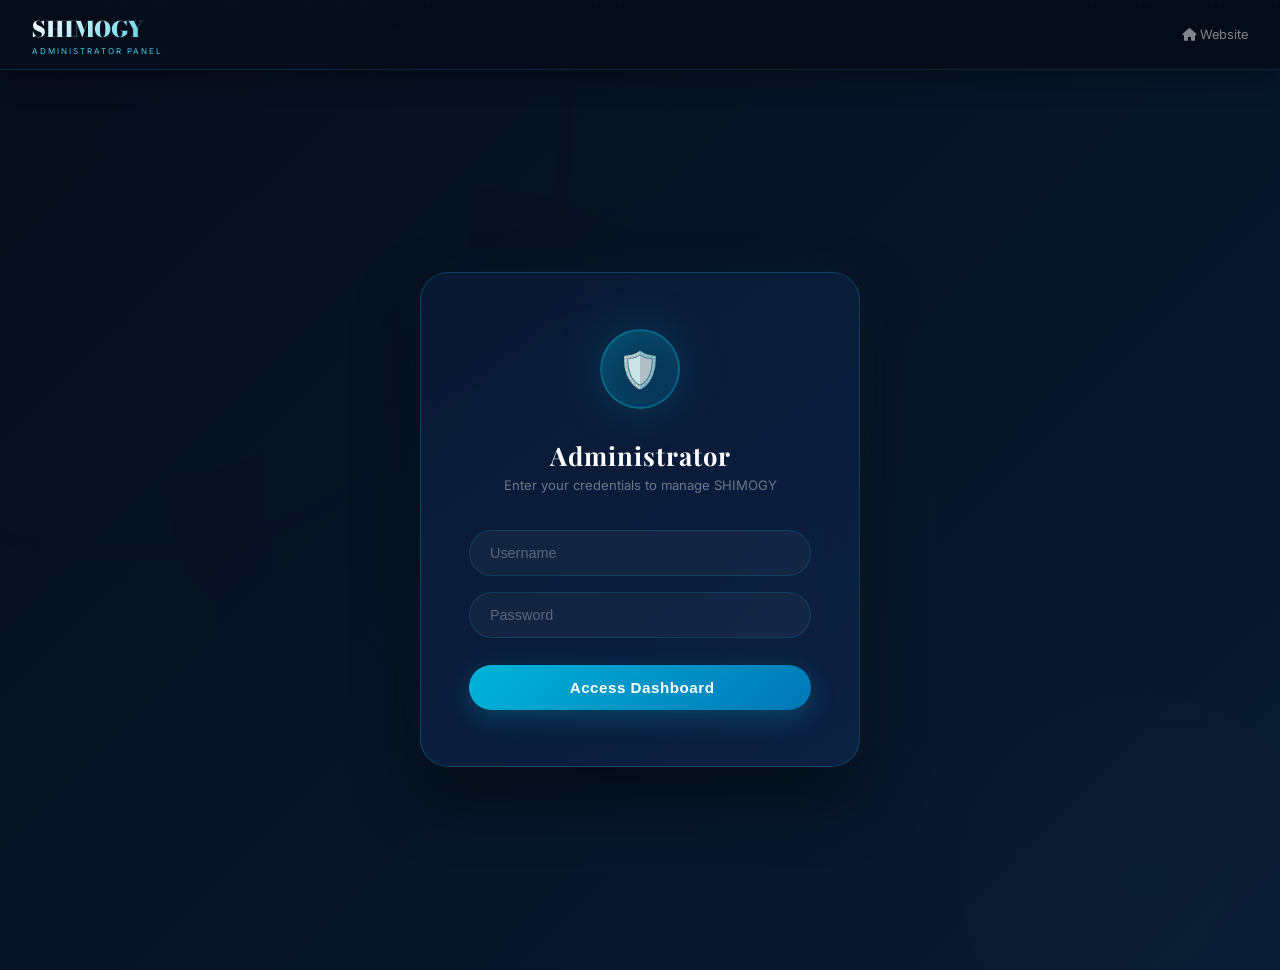
<file: admin.html>
<!DOCTYPE html>
<html lang="en">
<head>
    <meta charset="UTF-8">
    <meta name="viewport" content="width=device-width, initial-scale=1.0">
    <title>SHIMOGY | Admin Dashboard</title>
    <link href="https://fonts.googleapis.com/css2?family=Inter:opsz,wght@14..32,300;400;500;600;700;800;900&display=swap" rel="stylesheet">
    <link rel="stylesheet" href="https://cdnjs.cloudflare.com/ajax/libs/font-awesome/6.0.0-beta3/css/all.min.css">
    <style>
        @import url('https://fonts.googleapis.com/css2?family=Bodoni+Moda:opsz,wght@6..96,700;6..96,800;6..96,900&display=swap');
        @import url('https://fonts.googleapis.com/css2?family=Playfair+Display:wght@700;800;900&display=swap');
        
        * { margin: 0; padding: 0; box-sizing: border-box; }
        
        body {
            background: #060d1a;
            font-family: 'Inter', sans-serif;
            color: white;
            min-height: 100vh;
        }

        /* ===== VIBRANT BACKGROUND EFFECTS ===== */
        .glow-orb {
            position: fixed; border-radius: 50%; filter: blur(120px);
            z-index: 0; pointer-events: none; animation: orbPulse 10s infinite ease-in-out;
        }
        .glow-orb-1 { width: 500px; height: 500px; background: rgba(0,180,216,0.07); top: -15%; left: -10%; }
        .glow-orb-2 { width: 400px; height: 400px; background: rgba(255,215,0,0.05); bottom: -20%; right: -5%; animation-delay: 3s; }
        .glow-orb-3 { width: 350px; height: 350px; background: rgba(0,230,118,0.04); top: 40%; left: 40%; animation-delay: 6s; }
        .glow-orb-4 { width: 300px; height: 300px; background: rgba(255,82,82,0.03); bottom: 30%; left: 25%; animation-delay: 8s; }
        @keyframes orbPulse {
            0%,100% { transform: translate(0,0) scale(1); opacity: 0.6; }
            33% { transform: translate(50px,-40px) scale(1.3); opacity: 0.9; }
            66% { transform: translate(-30px,30px) scale(0.8); opacity: 0.4; }
        }

        .grid-lines {
            position: fixed; top: 0; left: 0; width: 100%; height: 100%;
            z-index: 0; pointer-events: none; opacity: 0.03;
            background-image: linear-gradient(rgba(0,180,216,0.3) 1px, transparent 1px),
                              linear-gradient(90deg, rgba(0,180,216,0.3) 1px, transparent 1px);
            background-size: 60px 60px;
        }

        .floating-particles {
            position: fixed; top: 0; left: 0; width: 100%; height: 100%;
            z-index: 0; pointer-events: none; overflow: hidden;
        }
        .fp {
            position: absolute; border-radius: 50%; animation: fpFloat 12s infinite linear;
        }
        @keyframes fpFloat {
            0% { transform: translateY(100vh) rotate(0deg); opacity: 0; }
            10% { opacity: 0.7; }
            90% { opacity: 0.7; }
            100% { transform: translateY(-10vh) rotate(720deg); opacity: 0; }
        }

        /* ===== NAVBAR ===== */
        .navbar {
            background: rgba(6,13,26,0.94); backdrop-filter: blur(25px);
            padding: 0.8rem 2rem; position: sticky; top: 0; z-index: 1000;
            border-bottom: 1px solid rgba(0,180,216,0.2);
            display: flex; justify-content: space-between; align-items: center; flex-wrap: wrap;
            box-shadow: 0 4px 30px rgba(0,0,0,0.4);
        }
        .logo-text h1 {
            font-family: 'Bodoni Moda', serif; font-size: 1.35rem; font-weight: 900;
            background: linear-gradient(135deg, #ffffff, #48cae4);
            -webkit-background-clip: text; -webkit-text-fill-color: transparent;
        }
        .logo-text p { font-size: 0.5rem; letter-spacing: 2px; color: #48cae4; }

        /* ===== LOGIN ===== */
        .login-wrap {
            min-height: 100vh; display: flex; align-items: center; justify-content: center;
            padding: 2rem; position: relative; z-index: 1;
            background: url('https://images.unsplash.com/photo-1506905925346-21bda4d32df4?w=1920&h=1080&fit=crop') center/cover fixed;
        }
        .login-wrap::before { 
            content: ''; position: absolute; top: 0; left: 0; width: 100%; height: 100%; 
            background: linear-gradient(135deg, rgba(6,13,26,0.93), rgba(10,30,55,0.9)); 
        }
        .login-box {
            position: relative; z-index: 1;
            background: linear-gradient(145deg, rgba(10,26,53,0.9), rgba(13,34,71,0.85));
            backdrop-filter: blur(20px);
            border: 1px solid rgba(0,180,216,0.25); border-radius: 28px;
            padding: 3.5rem 3rem; width: 100%; max-width: 440px; text-align: center;
            box-shadow: 0 30px 60px rgba(0,0,0,0.5), 0 0 50px rgba(0,180,216,0.06);
        }
        .login-box .login-icon {
            width: 80px; height: 80px; 
            background: linear-gradient(135deg, rgba(0,180,216,0.3), rgba(0,119,182,0.2));
            border-radius: 50%; display: flex; align-items: center; justify-content: center;
            margin: 0 auto 1.8rem; font-size: 2.2rem; 
            border: 2px solid rgba(0,180,216,0.35);
            box-shadow: 0 0 50px rgba(0,180,216,0.2), inset 0 0 30px rgba(0,180,216,0.1);
            animation: loginIconGlow 3s infinite;
        }
        @keyframes loginIconGlow {
            0%,100% { box-shadow: 0 0 50px rgba(0,180,216,0.2); }
            50% { box-shadow: 0 0 80px rgba(0,180,216,0.4), 0 0 120px rgba(0,180,216,0.1); }
        }
        .login-box h2 { 
            font-family: 'Playfair Display', serif; color: #ffffff; margin-bottom: 0.3rem; 
            font-size: 1.6rem; letter-spacing: 1px;
        }
        .login-box p { color: rgba(255,255,255,0.4); font-size: 0.82rem; margin-bottom: 1.8rem; }
        .login-box input {
            width: 100%; padding: 14px 20px; margin: 8px 0; border-radius: 50px;
            border: 1px solid rgba(0,180,216,0.2); 
            background: rgba(255,255,255,0.04);
            color: white; outline: none; font-size: 0.9rem;
            transition: all 0.3s;
        }
        .login-box input:focus { 
            border-color: #00b4d8; 
            box-shadow: 0 0 0 4px rgba(0,180,216,0.08);
            background: rgba(255,255,255,0.06);
        }
        .login-box input::placeholder { color: rgba(255,255,255,0.3); }
        .btn-primary {
            width: 100%; padding: 14px; border: none; border-radius: 50px;
            background: linear-gradient(135deg, #00b4d8, #0077b6); color: white;
            font-weight: 700; cursor: pointer; margin-top: 1.2rem; font-size: 0.95rem;
            transition: all 0.3s; letter-spacing: 0.5px;
            box-shadow: 0 8px 25px rgba(0,180,216,0.25);
        }
        .btn-primary:hover { 
            transform: translateY(-3px); 
            box-shadow: 0 15px 40px rgba(0,180,216,0.45);
            background: linear-gradient(135deg, #48cae4, #0096c7);
        }

        /* ===== DASHBOARD LAYOUT ===== */
        .dashboard { display: none; }
        .admin-layout { display: flex; min-height: calc(100vh - 70px); }
        
        .sidebar {
            width: 260px; 
            background: linear-gradient(180deg, rgba(10,20,45,0.8), rgba(15,30,55,0.6));
            border-right: 1px solid rgba(0,180,216,0.1);
            padding: 1.5rem 0; position: sticky; top: 70px; height: calc(100vh - 70px); overflow-y: auto;
            backdrop-filter: blur(15px);
        }
        .sidebar h3 { 
            color: #48cae4; padding: 0 1.2rem; font-size: 0.6rem; 
            text-transform: uppercase; letter-spacing: 3px; margin: 1.2rem 0 0.6rem; 
            font-weight: 700;
        }
        .sidebar h3:first-child { margin-top: 0; }
        .sidebar a {
            display: flex; align-items: center; gap: 10px; padding: 10px 1.2rem;
            color: rgba(255,255,255,0.55); text-decoration: none; font-size: 0.8rem;
            border-left: 3px solid transparent; transition: all 0.25s; cursor: pointer;
            border-radius: 0 8px 8px 0; margin-right: 8px;
        }
        .sidebar a:hover, .sidebar a.active { 
            color: #ffffff; 
            background: linear-gradient(90deg, rgba(0,180,216,0.12), rgba(0,180,216,0.02)); 
            border-left-color: #00e5ff; 
            box-shadow: 0 0 15px rgba(0,180,216,0.05);
        }

        .main-content { flex: 1; padding: 2rem; overflow-x: auto; }
        .tab-content { display: none; animation: fadeSlideIn 0.35s ease; }
        .tab-content.active { display: block; }
        @keyframes fadeSlideIn {
            from { opacity: 0; transform: translateY(15px); }
            to { opacity: 1; transform: translateY(0); }
        }

        .page-title {
            font-family: 'Playfair Display', serif; font-size: 2rem; margin-bottom: 1.8rem;
            background: linear-gradient(135deg, #ffffff, #48cae4);
            -webkit-background-clip: text; -webkit-text-fill-color: transparent;
            display: flex; align-items: center; gap: 10px;
        }

        /* ===== STATS ===== */
        .stats-grid { 
            display: grid; grid-template-columns: repeat(auto-fit, minmax(180px, 1fr)); 
            gap: 1.2rem; margin-bottom: 2.5rem; 
        }
        .stat-card {
            background: linear-gradient(145deg, rgba(255,255,255,0.04), rgba(255,255,255,0.01));
            border: 1px solid rgba(255,255,255,0.08);
            border-radius: 20px; padding: 1.6rem; text-align: center; 
            transition: all 0.35s; position: relative; overflow: hidden;
        }
        .stat-card::before {
            content: ''; position: absolute; top: -50%; left: -50%; width: 200%; height: 200%;
            background: radial-gradient(circle, rgba(255,215,0,0.05) 0%, transparent 70%);
            opacity: 0; transition: opacity 0.4s;
        }
        .stat-card:hover::before { opacity: 1; }
        .stat-card:hover { 
            border-color: rgba(0,180,216,0.35); 
            transform: translateY(-5px); 
            box-shadow: 0 20px 40px rgba(0,0,0,0.4);
        }
        .stat-card .stat-icon { font-size: 1.8rem; margin-bottom: 0.5rem; }
        .stat-card .num { font-size: 2.2rem; font-weight: 900; color: #ffd700; position: relative; }
        .stat-card .label { 
            font-size: 0.72rem; color: rgba(255,255,255,0.45); margin-top: 0.4rem; 
            text-transform: uppercase; letter-spacing: 1px; 
        }

        /* ===== PANELS ===== */
        .panel {
            background: linear-gradient(145deg, rgba(255,255,255,0.025), rgba(255,255,255,0.01));
            border: 1px solid rgba(255,255,255,0.07);
            border-radius: 20px; padding: 2rem; margin-bottom: 1.8rem;
            backdrop-filter: blur(10px);
        }
        .panel h3 { 
            color: #48cae4; font-size: 1.1rem; margin-bottom: 1.3rem; 
            display: flex; align-items: center; gap: 8px; 
        }

        /* ===== TABLES ===== */
        .table-wrap { overflow-x: auto; border-radius: 14px; }
        table { width: 100%; border-collapse: collapse; font-size: 0.78rem; min-width: 600px; }
        table th { 
            text-align: left; padding: 12px 14px; color: #48cae4; font-size: 0.68rem; 
            text-transform: uppercase; letter-spacing: 1.5px; 
            border-bottom: 2px solid rgba(0,180,216,0.15); background: rgba(0,0,0,0.25); 
        }
        table td { 
            padding: 11px 14px; border-bottom: 1px solid rgba(255,255,255,0.04); 
            color: rgba(255,255,255,0.7); 
        }
        table tbody tr { transition: all 0.2s; }
        table tbody tr:hover { 
            background: linear-gradient(90deg, rgba(0,180,216,0.06), transparent); 
        }

        /* ===== FORMS ===== */
        .form-row { display: grid; grid-template-columns: repeat(auto-fit, minmax(200px, 1fr)); gap: 1.2rem; }
        .form-group { margin-bottom: 1rem; }
        .form-group label { 
            display: block; font-size: 0.72rem; color: #48cae4; margin-bottom: 0.4rem; 
            font-weight: 600; letter-spacing: 1px; text-transform: uppercase; 
        }
        .form-group input, .form-group select {
            width: 100%; padding: 12px 18px; border-radius: 50px;
            border: 1px solid rgba(0,180,216,0.18); 
            background: rgba(255,255,255,0.03);
            color: white; outline: none; font-size: 0.85rem;
            transition: all 0.3s;
        }
        .form-group input:focus, .form-group select:focus { 
            border-color: #00e5ff; 
            box-shadow: 0 0 0 4px rgba(0,180,216,0.06);
            background: rgba(255,255,255,0.05);
        }
        .form-group select option { background: #0a1a35; color: white; }

        /* ===== BADGES ===== */
        .badge {
            padding: 5px 12px; border-radius: 15px; font-size: 0.65rem; 
            font-weight: 600; display: inline-block; letter-spacing: 0.5px;
        }
        .badge-success { background: rgba(0,230,118,0.12); color: #00e676; border: 1px solid rgba(0,230,118,0.25); }
        .badge-warning { background: rgba(255,152,0,0.12); color: #ffb800; border: 1px solid rgba(255,152,0,0.25); }
        .badge-info { background: rgba(0,180,216,0.12); color: #48cae4; border: 1px solid rgba(0,180,216,0.25); }
        .badge-danger { background: rgba(255,82,82,0.12); color: #ff5252; border: 1px solid rgba(255,82,82,0.25); }

        /* ===== BUTTONS ===== */
        .btn {
            padding: 8px 18px; border-radius: 22px; font-size: 0.75rem; border: none; cursor: pointer;
            font-weight: 600; transition: all 0.25s; display: inline-flex; align-items: center; gap: 6px;
            letter-spacing: 0.3px;
        }
        .btn:hover { transform: translateY(-2px); }
        .btn-sm { padding: 5px 11px; font-size: 0.7rem; }
        .btn-success { background: rgba(0,230,118,0.18); color: #00e676; border: 1px solid rgba(0,230,118,0.3); }
        .btn-success:hover { background: rgba(0,230,118,0.3); }
        .btn-info { background: rgba(0,180,216,0.18); color: #48cae4; border: 1px solid rgba(0,180,216,0.3); }
        .btn-info:hover { background: rgba(0,180,216,0.3); }
        .btn-warning { background: rgba(255,152,0,0.18); color: #ffb800; border: 1px solid rgba(255,152,0,0.3); }
        .btn-warning:hover { background: rgba(255,152,0,0.3); }
        .btn-danger { background: rgba(255,82,82,0.18); color: #ff5252; border: 1px solid rgba(255,82,82,0.3); }
        .btn-danger:hover { background: rgba(255,82,82,0.3); }
        .btn-add {
            background: linear-gradient(135deg, #00e5ff, #0077b6); color: #000;
            padding: 13px 30px; border-radius: 28px; font-weight: 700; border: none;
            cursor: pointer; font-size: 0.88rem; transition: all 0.3s;
            display: inline-flex; align-items: center; gap: 8px; margin-top: 1rem;
            box-shadow: 0 8px 25px rgba(0,180,216,0.3); letter-spacing: 0.5px;
        }
        .btn-add:hover { 
            transform: translateY(-3px); 
            box-shadow: 0 15px 40px rgba(0,180,216,0.5);
            background: linear-gradient(135deg, #66f0ff, #0096c7);
        }

        .msg { 
            padding: 0.9rem 1.2rem; border-radius: 14px; margin-top: 0.8rem; 
            font-size: 0.78rem; display: none; font-weight: 500;
        }
        .msg-success { background: rgba(0,230,118,0.08); color: #00e676; border: 1px solid rgba(0,230,118,0.25); }
        .msg-error { background: rgba(255,82,82,0.08); color: #ff5252; border: 1px solid rgba(255,82,82,0.25); }

        .empty-state { 
            text-align: center; padding: 3rem; color: rgba(255,255,255,0.25); font-size: 0.9rem; 
        }
        .empty-state i { font-size: 3rem; display: block; margin-bottom: 0.8rem; opacity: 0.4; }

        /* ===== SCROLLBAR ===== */
        ::-webkit-scrollbar { width: 5px; height: 5px; }
        ::-webkit-scrollbar-track { background: rgba(0,0,0,0.3); }
        ::-webkit-scrollbar-thumb { background: rgba(0,180,216,0.3); border-radius: 10px; }
        ::-webkit-scrollbar-thumb:hover { background: rgba(0,180,216,0.5); }

        @media (max-width: 768px) {
            .admin-layout { flex-direction: column; }
            .sidebar { width: 100%; height: auto; position: static; display: flex; overflow-x: auto; padding: 0.6rem; }
            .sidebar a { white-space: nowrap; border-left: none; border-bottom: 2px solid transparent; padding: 8px 12px; margin-right: 0; border-radius: 0; }
            .main-content { padding: 1rem; }
            .stats-grid { grid-template-columns: repeat(2, 1fr); }
            .login-box { padding: 2.5rem 2rem; }
        }
    </style>
</head>
<body>

<!-- VIBRANT BACKGROUND EFFECTS -->
<div class="glow-orb glow-orb-1"></div>
<div class="glow-orb glow-orb-2"></div>
<div class="glow-orb glow-orb-3"></div>
<div class="glow-orb glow-orb-4"></div>
<div class="grid-lines"></div>
<div class="floating-particles" id="floatingParticles"></div>

<div class="navbar">
    <div class="logo-text"><h1>SHIMOGY</h1><p>ADMINISTRATOR PANEL</p></div>
    <div style="display:flex;gap:1rem;align-items:center;">
        <a href="index.html" style="color:rgba(255,255,255,0.5);text-decoration:none;font-size:0.8rem;"><i class="fas fa-home"></i> Website</a>
        <button class="btn btn-danger" onclick="doLogout()" id="logoutBtn" style="display:none;"><i class="fas fa-sign-out-alt"></i> Logout</button>
    </div>
</div>

<!-- LOGIN -->
<div class="login-wrap" id="loginScreen">
    <div class="login-box">
        <div class="login-icon">🛡️</div>
        <h2>Administrator</h2>
        <p>Enter your credentials to manage SHIMOGY</p>
        <input type="text" id="adminUser" placeholder="Username">
        <input type="password" id="adminPass" placeholder="Password">
        <div id="loginError" style="color:#ff5252;font-size:0.8rem;margin-top:0.5rem;display:none;"></div>
        <button class="btn-primary" onclick="doLogin()"><i class="fas fa-shield-halved"></i> Access Dashboard</button>
    </div>
</div>

<!-- DASHBOARD -->
<div class="dashboard" id="dashboardScreen">
    <div class="admin-layout">
        <div class="sidebar">
            <h3>📊 Main</h3>
            <a class="active" onclick="switchTab('overview')"><i class="fas fa-chart-pie"></i> Overview</a>
            <a onclick="switchTab('members')"><i class="fas fa-users"></i> Members</a>
            <a onclick="switchTab('createMember')"><i class="fas fa-user-plus"></i> Create Member</a>
            <a onclick="switchTab('updateMember')"><i class="fas fa-edit"></i> Update Member</a>
            
            <h3>💰 Add Records</h3>
            <a onclick="switchTab('addInvestment')"><i class="fas fa-chart-line"></i> Add Investment</a>
            <a onclick="switchTab('addSavings')"><i class="fas fa-piggy-bank"></i> Add Savings</a>
            <a onclick="switchTab('addLoan')"><i class="fas fa-hand-holding-usd"></i> Add Loan</a>
            <a onclick="switchTab('addCycle')"><i class="fas fa-sync-alt"></i> Add Cycle Member</a>
            
            <h3>📋 View Records</h3>
            <a onclick="switchTab('investments')"><i class="fas fa-list"></i> All Investments</a>
            <a onclick="switchTab('savings')"><i class="fas fa-list"></i> All Savings</a>
            <a onclick="switchTab('loans')"><i class="fas fa-list"></i> All Loans</a>
            <a onclick="switchTab('cycles')"><i class="fas fa-list"></i> All Cycles</a>
            
            <h3>⚙️ Settings</h3>
            <a onclick="switchTab('slots')"><i class="fas fa-ticket-alt"></i> Manage Slots</a>
            <a onclick="switchTab('changePassword')"><i class="fas fa-key"></i> Change Password</a>
        </div>

        <div class="main-content" id="mainContent">
            <!-- OVERVIEW -->
            <div class="tab-content active" id="tab-overview">
                <h2 class="page-title"><i class="fas fa-chart-pie" style="color:#ffd700;"></i> Dashboard Overview</h2>
                <div class="stats-grid" id="overviewStats"></div>
                <div class="panel">
                    <h3><i class="fas fa-bolt" style="color:#ffd700;"></i> Quick Actions</h3>
                    <button class="btn btn-info" onclick="refreshAll()"><i class="fas fa-refresh"></i> Refresh Data</button>
                    <button class="btn btn-add" onclick="window.open('https://docs.google.com/spreadsheets/d/1kBio9QsK0m8gG5kj8zO-S8HfLMvw8ZCAJchg5LWnKS8/edit','_blank')"><i class="fas fa-table"></i> Open Google Sheet</button>
                </div>
            </div>

            <!-- MEMBERS -->
            <div class="tab-content" id="tab-members">
                <h2 class="page-title"><i class="fas fa-users" style="color:#48cae4;"></i> All Members</h2>
                <div class="table-wrap" id="membersTable"></div>
            </div>

            <!-- CREATE MEMBER -->
            <div class="tab-content" id="tab-createMember">
                <h2 class="page-title"><i class="fas fa-user-plus" style="color:#00e676;"></i> Create New Member</h2>
                <div class="panel">
                    <div class="form-row">
                        <div class="form-group"><label>Full Name *</label><input type="text" id="newName" placeholder="John Mukasa"></div>
                        <div class="form-group"><label>Phone Number *</label><input type="tel" id="newPhone" placeholder="0752259416"></div>
                        <div class="form-group"><label>Password *</label><input type="text" id="newPassword" placeholder="e.g., 1234"></div>
                        <div class="form-group"><label>Email</label><input type="email" id="newEmail" placeholder="email@example.com"></div>
                        <div class="form-group"><label>Assign Group</label><input type="text" id="newGroup" placeholder="Kawempe Savers"></div>
                        <div class="form-group"><label>Initial Balance (UGX)</label><input type="number" id="newBalance" value="0"></div>
                    </div>
                    <button class="btn-add" onclick="createMember()"><i class="fas fa-user-plus"></i> Create Member</button>
                    <div class="msg msg-success" id="createSuccess"></div>
                    <div class="msg msg-error" id="createError"></div>
                </div>
            </div>

            <!-- UPDATE MEMBER -->
            <div class="tab-content" id="tab-updateMember">
                <h2 class="page-title"><i class="fas fa-edit" style="color:#ffb800;"></i> Update Member</h2>
                <div class="panel">
                    <div class="form-row">
                        <div class="form-group"><label>Member Phone *</label><input type="tel" id="updPhone" placeholder="Enter phone to find member"></div>
                        <div class="form-group"><label>New Balance</label><input type="number" id="updBalance" placeholder="UGX"></div>
                        <div class="form-group"><label>Total Invested</label><input type="number" id="updInvested" placeholder="UGX"></div>
                        <div class="form-group"><label>Status</label><select id="updStatus"><option value="">No change</option><option value="active">Active</option><option value="inactive">Inactive</option></select></div>
                        <div class="form-group"><label>New Password</label><input type="text" id="updPassword" placeholder="Leave blank"></div>
                    </div>
                    <button class="btn-add" onclick="updateMember()"><i class="fas fa-save"></i> Update Member</button>
                    <div class="msg msg-success" id="updSuccess"></div>
                </div>
            </div>

            <!-- ADD INVESTMENT -->
            <div class="tab-content" id="tab-addInvestment">
                <h2 class="page-title"><i class="fas fa-chart-line" style="color:#48cae4;"></i> Add Investment for Member</h2>
                <div class="panel">
                    <div class="form-row">
                        <div class="form-group"><label>Member Phone *</label><input type="tel" id="invPhone" placeholder="Member's phone"></div>
                        <div class="form-group"><label>Member Name</label><input type="text" id="invName" placeholder="Auto-fills if member exists"></div>
                        <div class="form-group"><label>Plan *</label>
                            <select id="invPlan">
                                <option value="">Select Plan</option>
                                <option>Men's Hair Salon</option><option>Poultry Farm</option><option>Restaurant</option>
                                <option>Modern Stall</option><option>Classic Boutique</option><option>Grocery Store</option>
                                <option>Transport Business</option><option>Modern Construction</option>
                            </select>
                        </div>
                        <div class="form-group"><label>Amount (UGX) *</label><input type="number" id="invAmount" placeholder="500000"></div>
                        <div class="form-group"><label>Expected Return (UGX)</label><input type="number" id="invReturn" placeholder="700000"></div>
                        <div class="form-group"><label>Duration</label><input type="text" id="invDuration" placeholder="60 Days"></div>
                        <div class="form-group"><label>Status</label><select id="invStatus"><option value="active">Active</option><option value="pending">Pending</option><option value="completed">Completed</option></select></div>
                    </div>
                    <button class="btn-add" onclick="addInvestment()"><i class="fas fa-plus-circle"></i> Add Investment</button>
                    <div class="msg msg-success" id="invSuccess"></div>
                    <div class="msg msg-error" id="invError"></div>
                </div>
            </div>

            <!-- ADD SAVINGS -->
            <div class="tab-content" id="tab-addSavings">
                <h2 class="page-title"><i class="fas fa-piggy-bank" style="color:#ffb800;"></i> Add Savings Account</h2>
                <div class="panel">
                    <div class="form-row">
                        <div class="form-group"><label>Member Phone *</label><input type="tel" id="savPhone" placeholder="Member's phone"></div>
                        <div class="form-group"><label>Member Name</label><input type="text" id="savName" placeholder="Auto-fills if member exists"></div>
                        <div class="form-group"><label>Account Type *</label><select id="savType"><option value="">Select</option><option>Current Account</option><option>Fixed Deposit Account</option></select></div>
                        <div class="form-group"><label>Balance (UGX)</label><input type="number" id="savBalance" value="0"></div>
                        <div class="form-group"><label>Status</label><select id="savStatus"><option value="active">Active</option><option value="pending">Pending</option></select></div>
                    </div>
                    <button class="btn-add" onclick="addSavings()"><i class="fas fa-plus-circle"></i> Add Savings</button>
                    <div class="msg msg-success" id="savSuccess"></div>
                </div>
            </div>

            <!-- ADD LOAN -->
            <div class="tab-content" id="tab-addLoan">
                <h2 class="page-title"><i class="fas fa-hand-holding-usd" style="color:#ff5252;"></i> Add Loan Request</h2>
                <div class="panel">
                    <div class="form-row">
                        <div class="form-group"><label>Member Phone *</label><input type="tel" id="loanPhone" placeholder="Member's phone"></div>
                        <div class="form-group"><label>Member Name</label><input type="text" id="loanName" placeholder="Auto-fills if member exists"></div>
                        <div class="form-group"><label>Loan Amount (UGX) *</label><input type="number" id="loanAmount" placeholder="500000"></div>
                        <div class="form-group"><label>Purpose</label><input type="text" id="loanPurpose" placeholder="Business expansion"></div>
                        <div class="form-group"><label>Duration</label><input type="text" id="loanDuration" placeholder="3 months"></div>
                        <div class="form-group"><label>Status</label><select id="loanStatus"><option value="pending">Pending</option><option value="approved">Approved</option><option value="rejected">Rejected</option></select></div>
                    </div>
                    <button class="btn-add" onclick="addLoan()"><i class="fas fa-plus-circle"></i> Add Loan</button>
                    <div class="msg msg-success" id="loanSuccess"></div>
                </div>
            </div>

            <!-- ADD CYCLE -->
            <div class="tab-content" id="tab-addCycle">
                <h2 class="page-title"><i class="fas fa-sync-alt" style="color:#ce93d8;"></i> Add Cycle Member</h2>
                <div class="panel">
                    <div class="form-row">
                        <div class="form-group"><label>Member Phone *</label><input type="tel" id="cyclePhone" placeholder="Member's phone"></div>
                        <div class="form-group"><label>Member Name</label><input type="text" id="cycleName" placeholder="Auto-fills if member exists"></div>
                        <div class="form-group"><label>Cycle Name *</label><input type="text" id="cycleGroup" placeholder="Kawempe Savers"></div>
                        <div class="form-group"><label>Contribution (UGX)</label><input type="number" id="cycleAmount" placeholder="5000"></div>
                        <div class="form-group"><label>Status</label><select id="cycleStatus"><option value="active">Active</option><option value="pending">Pending</option></select></div>
                    </div>
                    <button class="btn-add" onclick="addCycle()"><i class="fas fa-plus-circle"></i> Add Cycle Member</button>
                    <div class="msg msg-success" id="cycleSuccess"></div>
                </div>
            </div>

            <!-- VIEW TABLES -->
            <div class="tab-content" id="tab-investments"><h2 class="page-title"><i class="fas fa-list" style="color:#48cae4;"></i> All Investments</h2><div class="table-wrap" id="investmentsTable"></div></div>
            <div class="tab-content" id="tab-savings"><h2 class="page-title"><i class="fas fa-list" style="color:#ffb800;"></i> All Savings</h2><div class="table-wrap" id="savingsTable"></div></div>
            <div class="tab-content" id="tab-loans"><h2 class="page-title"><i class="fas fa-list" style="color:#ff5252;"></i> All Loans</h2><div class="table-wrap" id="loansTable"></div></div>
            <div class="tab-content" id="tab-cycles"><h2 class="page-title"><i class="fas fa-list" style="color:#ce93d8;"></i> All Cycles</h2><div class="table-wrap" id="cyclesTable"></div></div>

            <!-- SLOTS -->
            <div class="tab-content" id="tab-slots">
                <h2 class="page-title"><i class="fas fa-ticket-alt" style="color:#ffd700;"></i> Manage Slots</h2>
                <div class="panel">
                    <div id="slotsList"></div>
                    <div class="form-row" style="margin-top:1rem;">
                        <div class="form-group"><label>Plan</label><select id="slotPlan"><option value="">Select</option><option>Men's Hair Salon</option><option>Poultry Farm</option><option>Restaurant</option><option>Modern Stall</option><option>Classic Boutique</option><option>Grocery Store</option><option>Transport Business</option><option>Modern Construction</option></select></div>
                        <div class="form-group"><label>Slots</label><input type="number" id="slotCount" placeholder="5"></div>
                    </div>
                    <button class="btn-add" onclick="updateSlots()"><i class="fas fa-save"></i> Update Slots</button>
                </div>
            </div>

            <!-- CHANGE PASSWORD -->
            <div class="tab-content" id="tab-changePassword">
                <h2 class="page-title"><i class="fas fa-key" style="color:#ffb800;"></i> Change Admin Password</h2>
                <div class="panel" style="max-width:480px;">
                    <div class="form-group"><label>Current Password</label><input type="password" id="currentPass"></div>
                    <div class="form-group"><label>New Password</label><input type="password" id="newPass"></div>
                    <div class="form-group"><label>Confirm Password</label><input type="password" id="confirmPass"></div>
                    <button class="btn-add" onclick="changeAdminPassword()"><i class="fas fa-key"></i> Update Password</button>
                    <div class="msg msg-success" id="passSuccess"></div>
                    <div class="msg msg-error" id="passError"></div>
                </div>
            </div>
        </div>
    </div>
</div>

<script>
    // ===== CREATE FLOATING PARTICLES =====
    (function(){
        const c = document.getElementById('floatingParticles');
        if(!c) return;
        const colors = ['rgba(0,180,216,0.3)','rgba(255,215,0,0.25)','rgba(0,230,118,0.2)','rgba(255,82,82,0.2)','rgba(72,202,228,0.25)'];
        for(let i=0;i<35;i++){
            const d = document.createElement('div'); d.classList.add('fp');
            d.style.width = (Math.random()*4+2)+'px';
            d.style.height = d.style.width;
            d.style.background = colors[Math.floor(Math.random()*colors.length)];
            d.style.left = Math.random()*100+'%';
            d.style.animationDuration = (Math.random()*12+8)+'s';
            d.style.animationDelay = Math.random()*8+'s';
            c.appendChild(d);
        }
    })();

    const API_URL = 'https://script.google.com/macros/s/AKfycbzhZWPqshd3kB5eC0IgK3yKy7LHZRhuYwIyRlEw-dUJaLdCxRVb4TKgT40-Asd8VaTK-g/exec';
    let ADMIN_PASSWORD = localStorage.getItem('shimogy_admin_password') || 'shimogy123';
    let allData = { members: [], investments: [], savings: [], loans: [], cycles: [], slots: {} };

    function doLogin() {
        const u = document.getElementById('adminUser').value.trim();
        const p = document.getElementById('adminPass').value.trim();
        if (u === 'admin' && p === ADMIN_PASSWORD) {
            document.getElementById('loginScreen').style.display = 'none';
            document.getElementById('dashboardScreen').style.display = 'block';
            document.getElementById('logoutBtn').style.display = 'inline-flex';
            localStorage.setItem('shimogy_admin_logged', 'true');
            loadAllData();
        } else {
            document.getElementById('loginError').textContent = '❌ Invalid credentials. Please try again.';
            document.getElementById('loginError').style.display = 'block';
        }
    }
    function doLogout() {
        document.getElementById('loginScreen').style.display = 'block';
        document.getElementById('dashboardScreen').style.display = 'none';
        document.getElementById('logoutBtn').style.display = 'none';
        localStorage.removeItem('shimogy_admin_logged');
    }

    async function loadAllData() {
        try {
            const res = await fetch(API_URL + '?action=getAllData');
            const result = await res.json();
            if (result.success) { allData = result; renderAll(); }
        } catch (e) { console.error(e); }
    }
    function refreshAll() { loadAllData(); 
        const btn = document.querySelector('#tab-overview .btn-info');
        if(btn){ btn.innerHTML = '<i class="fas fa-check"></i> Refreshed!'; setTimeout(()=>{btn.innerHTML='<i class="fas fa-refresh"></i> Refresh Data';},2000); }
    }

    function renderAll() {
        document.getElementById('overviewStats').innerHTML = `
            <div class="stat-card"><div class="stat-icon">👥</div><div class="num">${allData.members.length}</div><div class="label">Members</div></div>
            <div class="stat-card"><div class="stat-icon">📈</div><div class="num">${allData.investments.length}</div><div class="label">Investments</div></div>
            <div class="stat-card"><div class="stat-icon">💰</div><div class="num">${allData.savings.length}</div><div class="label">Savings</div></div>
            <div class="stat-card"><div class="stat-icon">💳</div><div class="num">${allData.loans.length}</div><div class="label">Loans</div></div>
            <div class="stat-card"><div class="stat-icon">🔄</div><div class="num">${allData.cycles.length}</div><div class="label">Cycles</div></div>
        `;
        renderTable('membersTable', allData.members, ['Name','Phone','Email','Group','Balance','TotalInvested','Status']);
        renderTable('investmentsTable', allData.investments, ['MemberName','MemberPhone','PlanName','Amount','ExpectedReturn','Duration','Status']);
        renderTable('savingsTable', allData.savings, ['MemberName','MemberPhone','AccountType','Balance','OpenDate','Status']);
        renderTable('loansTable', allData.loans, ['MemberName','MemberPhone','Amount','Purpose','Duration','RequestDate','Status']);
        renderTable('cyclesTable', allData.cycles, ['MemberName','MemberPhone','CycleName','Contribution','JoinDate','Status']);
        renderSlots();
    }

    function renderTable(id, data, cols) {
        const c = document.getElementById(id); if (!c) return;
        if (!data || data.length === 0) { c.innerHTML = '<div class="empty-state"><i class="fas fa-inbox"></i><p>No records found</p></div>'; return; }
        let h = '<table><thead><tr>';
        cols.forEach(col => h += '<th>' + col + '</th>');
        h += '</tr></thead><tbody>';
        data.forEach(row => {
            h += '<tr>';
            cols.forEach(col => {
                let v = row[col] || '-';
                if (['Amount','ExpectedReturn','Balance','TotalInvested','Contribution'].includes(col)) v = v ? 'UGX ' + parseInt(v).toLocaleString() : 'UGX 0';
                if (col === 'Status') {
                    let cls = 'badge-info';
                    if (v === 'active' || v === 'approved' || v === 'completed') cls = 'badge-success';
                    else if (v === 'pending') cls = 'badge-warning';
                    else if (v === 'rejected' || v === 'inactive') cls = 'badge-danger';
                    v = '<span class="badge ' + cls + '">' + v + '</span>';
                }
                h += '<td>' + v + '</td>';
            });
            h += '</tr>';
        });
        h += '</tbody></table>';
        c.innerHTML = h;
    }

    function renderSlots() {
        const plans = ["Men's Hair Salon","Poultry Farm","Restaurant","Modern Stall","Classic Boutique","Grocery Store","Transport Business","Modern Construction"];
        document.getElementById('slotsList').innerHTML = plans.map(p => '<div style="display:flex;justify-content:space-between;padding:0.6rem 0;border-bottom:1px solid rgba(255,255,255,0.04);"><span style="color:rgba(255,255,255,0.7);">' + p + '</span><span style="color:#ffd700;font-weight:700;">' + (allData.slots[p] || 'N/A') + ' slots</span></div>').join('');
    }

    async function createMember() {
        const n = document.getElementById('newName').value.trim();
        const p = document.getElementById('newPhone').value.trim();
        const pw = document.getElementById('newPassword').value.trim();
        if (!n || !p || !pw) { showMsg('createError','⚠️ All required fields must be filled.'); return; }
        const params = new URLSearchParams({ action:'addMember', id:Date.now(), name:n, phone:p, password:pw, email:document.getElementById('newEmail').value.trim(), group:document.getElementById('newGroup').value.trim(), joinDate:new Date().toISOString().split('T')[0], status:'active', totalInvested:'0', balance:document.getElementById('newBalance').value||'0', dailyEarnings:'0' });
        await fetch(API_URL+'?'+params.toString());
        showMsg('createSuccess','✅ Member created! 📞 '+p+' | 🔑 '+pw);
        clearForm(['newName','newPhone','newPassword','newEmail','newGroup','newBalance']);
        loadAllData();
    }

    async function updateMember() {
        const phone = document.getElementById('updPhone').value.trim();
        if (!phone) { alert('⚠️ Enter phone number to find the member.'); return; }
        const params = new URLSearchParams({ action:'updateMember', phone:phone, balance:document.getElementById('updBalance').value, totalInvested:document.getElementById('updInvested').value, status:document.getElementById('updStatus').value, password:document.getElementById('updPassword').value });
        await fetch(API_URL+'?'+params.toString());
        showMsg('updSuccess','✅ Member updated!');
        loadAllData();
    }

    async function addInvestment() {
        const phone = document.getElementById('invPhone').value.trim();
        const plan = document.getElementById('invPlan').value;
        const amount = document.getElementById('invAmount').value;
        if (!phone || !plan || !amount) { showMsg('invError','⚠️ Phone, Plan, and Amount are required.'); return; }
        const member = allData.members.find(m => m.Phone === phone);
        const memberName = member ? member.Name : document.getElementById('invName').value.trim();
        const data = { ID:Date.now(), MemberPhone:phone, MemberName:memberName||'Unknown', PlanName:plan, Amount:amount, ExpectedReturn:document.getElementById('invReturn').value||amount, StartDate:new Date().toISOString().split('T')[0], Duration:document.getElementById('invDuration').value||'30 Days', Status:document.getElementById('invStatus').value };
        await fetch(API_URL+'?action=addInvestment&data='+encodeURIComponent(JSON.stringify(data)));
        showMsg('invSuccess','✅ Investment added for '+memberName+'!');
        clearForm(['invPhone','invName','invAmount','invReturn','invDuration']);
        loadAllData();
    }

    async function addSavings() {
        const phone = document.getElementById('savPhone').value.trim();
        const type = document.getElementById('savType').value;
        if (!phone || !type) { alert('⚠️ Phone and Account Type required.'); return; }
        const member = allData.members.find(m => m.Phone === phone);
        const data = { ID:Date.now(), MemberPhone:phone, MemberName:member?member.Name:document.getElementById('savName').value.trim(), AccountType:type, Balance:document.getElementById('savBalance').value||'0', OpenDate:new Date().toISOString().split('T')[0], Status:document.getElementById('savStatus').value };
        await fetch(API_URL+'?action=addSavings&data='+encodeURIComponent(JSON.stringify(data)));
        showMsg('savSuccess','✅ Savings account added!');
        clearForm(['savPhone','savName','savBalance']);
        loadAllData();
    }

    async function addLoan() {
        const phone = document.getElementById('loanPhone').value.trim();
        const amount = document.getElementById('loanAmount').value;
        if (!phone || !amount) { alert('⚠️ Phone and Amount required.'); return; }
        const member = allData.members.find(m => m.Phone === phone);
        const data = { ID:Date.now(), MemberPhone:phone, MemberName:member?member.Name:document.getElementById('loanName').value.trim(), Amount:amount, Purpose:document.getElementById('loanPurpose').value, RequestDate:new Date().toISOString().split('T')[0], Duration:document.getElementById('loanDuration').value||'3 months', InterestRate:'10%', Status:document.getElementById('loanStatus').value };
        await fetch(API_URL+'?action=addLoan&data='+encodeURIComponent(JSON.stringify(data)));
        showMsg('loanSuccess','✅ Loan added!');
        clearForm(['loanPhone','loanName','loanAmount','loanPurpose','loanDuration']);
        loadAllData();
    }

    async function addCycle() {
        const phone = document.getElementById('cyclePhone').value.trim();
        const group = document.getElementById('cycleGroup').value.trim();
        if (!phone || !group) { alert('⚠️ Phone and Cycle Name required.'); return; }
        const member = allData.members.find(m => m.Phone === phone);
        const data = { ID:Date.now(), MemberPhone:phone, MemberName:member?member.Name:document.getElementById('cycleName').value.trim(), CycleName:group, Contribution:document.getElementById('cycleAmount').value||'0', JoinDate:new Date().toISOString().split('T')[0], Status:document.getElementById('cycleStatus').value };
        await fetch(API_URL+'?action=addCycle&data='+encodeURIComponent(JSON.stringify(data)));
        showMsg('cycleSuccess','✅ Cycle member added!');
        clearForm(['cyclePhone','cycleName','cycleGroup','cycleAmount']);
        loadAllData();
    }

    function updateSlots() {
        const plan = document.getElementById('slotPlan').value;
        const count = document.getElementById('slotCount').value;
        if (!plan || !count) { alert('⚠️ Select plan and enter slot count.'); return; }
        allData.slots[plan] = count;
        renderSlots();
        document.getElementById('slotCount').value = '';
        alert('✅ Slots updated for ' + plan + ': ' + count + ' slots');
    }

    function changeAdminPassword() {
        const cur = document.getElementById('currentPass').value.trim();
        const nw = document.getElementById('newPass').value.trim();
        const cf = document.getElementById('confirmPass').value.trim();
        if (!cur||!nw||!cf) { showMsg('passError','⚠️ All fields required.'); return; }
        if (cur !== ADMIN_PASSWORD) { showMsg('passError','❌ Current password incorrect.'); return; }
        if (nw !== cf) { showMsg('passError','❌ Passwords do not match.'); return; }
        if (nw.length < 4) { showMsg('passError','❌ Password must be at least 4 characters.'); return; }
        ADMIN_PASSWORD = nw;
        localStorage.setItem('shimogy_admin_password', nw);
        showMsg('passSuccess','✅ Password changed successfully!');
        document.getElementById('currentPass').value='';
        document.getElementById('newPass').value='';
        document.getElementById('confirmPass').value='';
    }

    function showMsg(id, text) { const el = document.getElementById(id); if (el) { el.textContent = text; el.style.display = 'block'; setTimeout(() => el.style.display = 'none', 4500); } }
    function clearForm(ids) { ids.forEach(id => { const el = document.getElementById(id); if (el) el.value = ''; }); }
    function switchTab(tab) {
        document.querySelectorAll('.tab-content').forEach(t => t.classList.remove('active'));
        document.querySelectorAll('.sidebar a').forEach(a => a.classList.remove('active'));
        const tabEl = document.getElementById('tab-' + tab);
        if (tabEl) tabEl.classList.add('active');
        document.querySelectorAll('.sidebar a').forEach(a => { 
            const txt = a.textContent.toLowerCase();
            if (txt.includes(tab.toLowerCase()) || (tab==='createMember'&&txt.includes('create')) || (tab==='updateMember'&&txt.includes('update member'))) a.classList.add('active'); 
        });
    }

    if (localStorage.getItem('shimogy_admin_logged') === 'true') {
        document.getElementById('loginScreen').style.display = 'none';
        document.getElementById('dashboardScreen').style.display = 'block';
        document.getElementById('logoutBtn').style.display = 'inline-flex';
        loadAllData();
    }
</script>

</body>
</html>
</file>
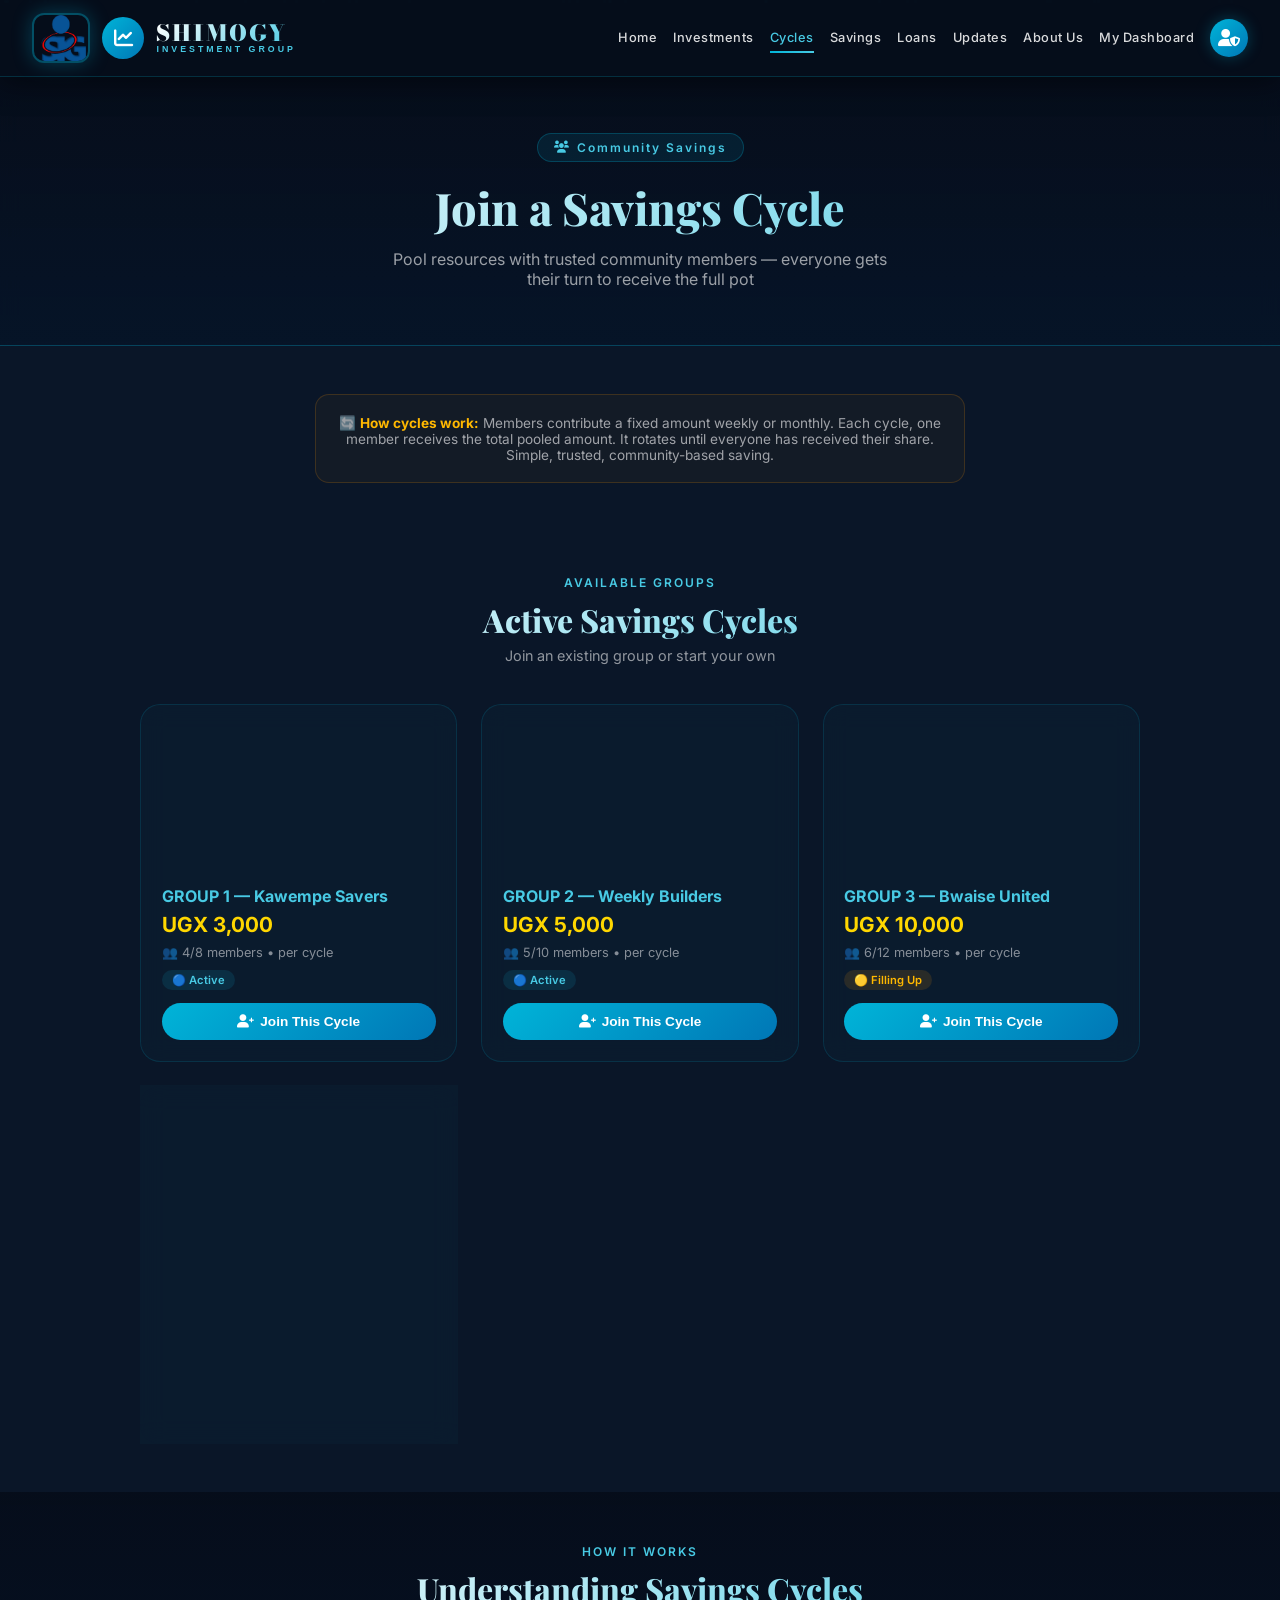
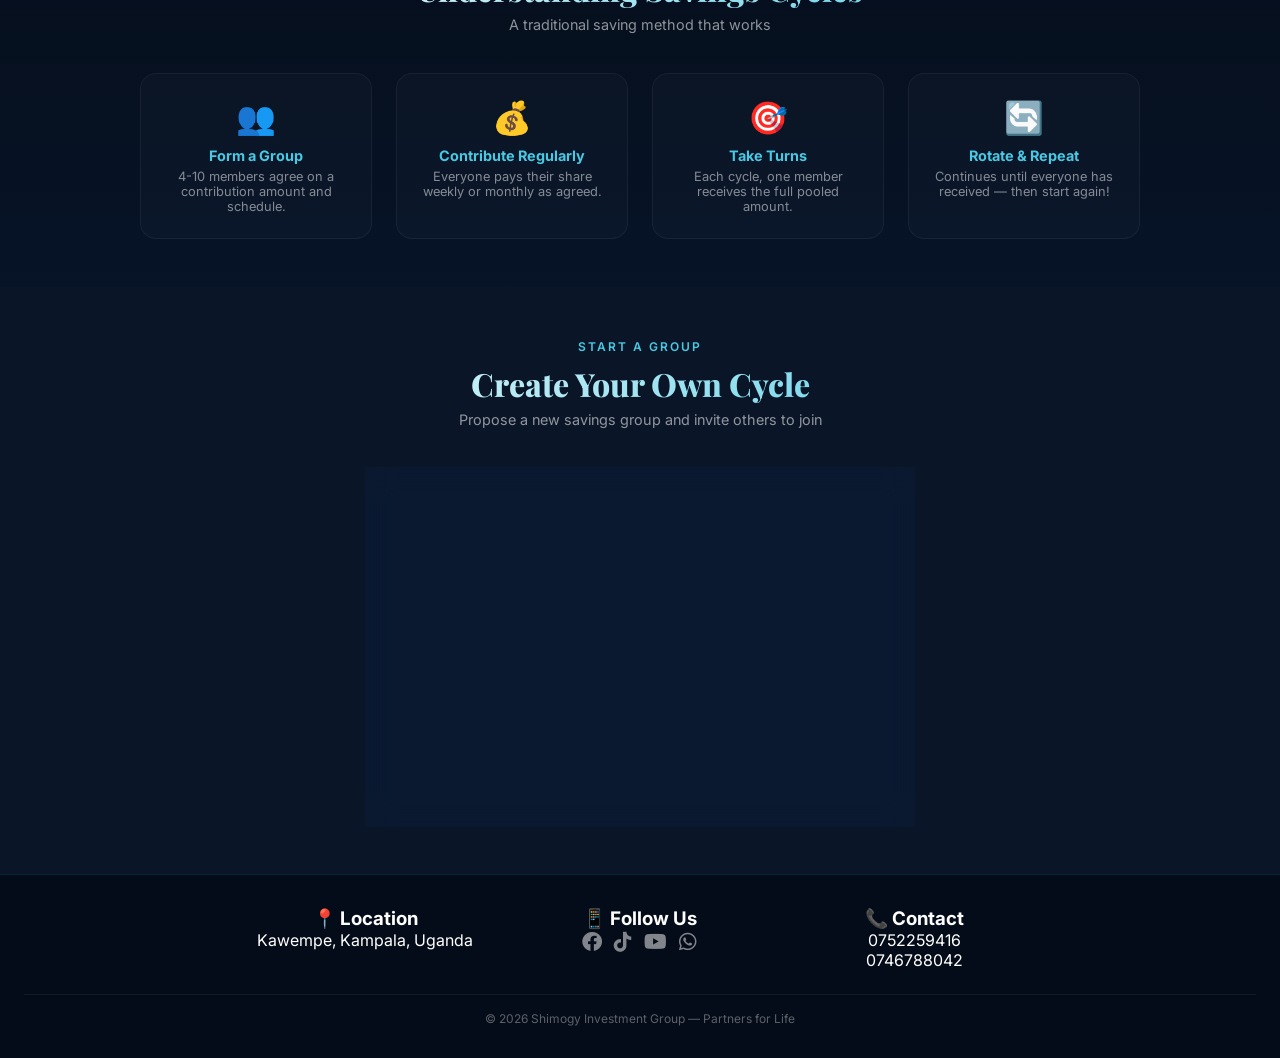
<file: cycles.html>
<!DOCTYPE html>
<html lang="en">
<head>
    <meta charset="UTF-8">
    <meta name="viewport" content="width=device-width, initial-scale=1.0">
    <title>SHIMOGY | Cycles - Community Saving Groups</title>
    <link href="https://fonts.googleapis.com/css2?family=Inter:opsz,wght@14..32,300;400;500;600;700;800;900&display=swap" rel="stylesheet">
    <link rel="stylesheet" href="https://cdnjs.cloudflare.com/ajax/libs/font-awesome/6.0.0-beta3/css/all.min.css">
    <link rel="stylesheet" href="style.css">
    <style>
        @import url('https://fonts.googleapis.com/css2?family=Bodoni+Moda:opsz,wght@6..96,700;6..96,800;6..96,900&display=swap');
        @import url('https://fonts.googleapis.com/css2?family=Playfair+Display:wght@700;800;900&display=swap');
        
        * { margin: 0; padding: 0; box-sizing: border-box; }

        body {
            
            background-size: cover !important;
            background-attachment: fixed !important;
            background-position: center !important;
            background-repeat: no-repeat !important;
            background-color: #0a1628 !important;
            font-family: 'Inter', sans-serif;
            color: white;
            min-height: 100vh;
            display: flex;
            flex-direction: column;
        }
        body::before, body::after { display: none !important; content: none !important; }

        /* Particles */
        .cycle-particles {
            position: fixed; top: 0; left: 0; width: 100%; height: 100%;
            z-index: 0; pointer-events: none; overflow: hidden;
        }
        .cycle-dot {
            position: absolute; width: 3px; height: 3px; border-radius: 50%;
            background: rgba(0, 180, 216, 0.3); animation: dotFloat 12s infinite linear;
        }
        @keyframes dotFloat {
            0% { transform: translateY(100vh); opacity: 0; }
            10% { opacity: 0.6; }
            90% { opacity: 0.6; }
            100% { transform: translateY(-10vh); opacity: 0; }
        }

        /* Navbar */
        .navbar {
            background: rgba(6, 13, 26, 0.94); backdrop-filter: blur(20px);
            padding: 0.8rem 2rem; position: sticky; top: 0; z-index: 1000;
            border-bottom: 1px solid rgba(0, 180, 216, 0.2); box-shadow: 0 4px 30px rgba(0,0,0,0.5);
        }
        .nav-container { max-width: 1400px; margin: 0 auto; display: flex; justify-content: space-between; align-items: center; flex-wrap: wrap; }
        .logo-area { display: flex; align-items: center; gap: 12px; cursor: pointer; text-decoration: none; }
        .logo-area img { height: 50px; width: auto; border-radius: 12px; object-fit: cover; box-shadow: 0 0 20px rgba(0,180,216,0.3); border: 2px solid rgba(0,180,216,0.4); }
        .logo-placeholder { width: 42px; height: 42px; background: linear-gradient(135deg, #00b4d8, #0077b6); border-radius: 50%; display: flex; align-items: center; justify-content: center; font-size: 1.2rem; color: white; }
        .logo-text h1 { font-family: 'Bodoni Moda', serif; font-size: 1.4rem; font-weight: 900; background: linear-gradient(135deg, #ffffff, #48cae4); -webkit-background-clip: text; -webkit-text-fill-color: transparent; background-clip: text; line-height: 1; letter-spacing: 2px; }
        .logo-text p { font-size: 0.55rem; letter-spacing: 3px; color: #48cae4; font-weight: 600; }
        .nav-links { display: flex; gap: 1rem; align-items: center; flex-wrap: wrap; }
        .nav-links a { text-decoration: none; font-weight: 500; color: rgba(255,255,255,0.85); transition: 0.3s; padding: 0.5rem 0; position: relative; font-size: 0.8rem; letter-spacing: 0.5px; }
        .nav-links a::after { content: ''; position: absolute; bottom: 0; left: 0; width: 0%; height: 2px; background: linear-gradient(90deg, #00b4d8, #48cae4); transition: width 0.3s; }
        .nav-links a:hover::after, .nav-links a.active::after { width: 100%; }
        .nav-links a:hover, .nav-links a.active { color: #48cae4; }
        .account-icon { width: 38px; height: 38px; background: linear-gradient(135deg, #00b4d8, #0077b6); border-radius: 50%; display: flex; align-items: center; justify-content: center; cursor: pointer; transition: 0.3s; font-size: 1.1rem; color: white; }
        .account-icon:hover { transform: scale(1.1); }

        /* Page Header */
        .page-header {
            position: relative; padding: 3.5rem 2rem; text-align: center; z-index: 1;
            background: url('https://images.unsplash.com/photo-1529156069898-49953e39b3ac?w=1920&h=500&fit=crop') center/cover no-repeat;
            background-attachment: fixed;
        }
        .page-header::before { content: ''; position: absolute; top: 0; left: 0; width: 100%; height: 100%; background: linear-gradient(180deg, rgba(6,13,26,0.92) 0%, rgba(6,20,40,0.8) 100%); z-index: -1; }
        .page-header .tag { display: inline-flex; align-items: center; gap: 6px; background: rgba(0,180,216,0.1); border: 1px solid rgba(0,180,216,0.25); padding: 6px 16px; border-radius: 50px; color: #48cae4; font-size: 0.75rem; font-weight: 600; letter-spacing: 2px; margin-bottom: 1rem; }
        .page-header h1 { font-family: 'Playfair Display', serif; font-size: 2.8rem; font-weight: 800; background: linear-gradient(135deg, #ffffff, #48cae4); -webkit-background-clip: text; -webkit-text-fill-color: transparent; background-clip: text; margin-bottom: 0.8rem; }
        .page-header p { font-size: 1rem; color: rgba(255,255,255,0.6); max-width: 500px; margin: 0 auto; }

        /* Sections */
        .section-padding { padding: 3rem 1.5rem; position: relative; z-index: 1; }
        .section-bg { padding: 3rem 1.5rem; position: relative; z-index: 1; background-size: cover; background-position: center; background-attachment: fixed; }
        .section-overlay { position: absolute; top: 0; left: 0; width: 100%; height: 100%; background: linear-gradient(180deg, rgba(6,13,26,0.93) 0%, rgba(6,20,40,0.87) 100%); z-index: 1; }
        .section-inner { position: relative; z-index: 2; max-width: 1000px; margin: 0 auto; }
        .section-title { text-align: center; margin-bottom: 2.5rem; }
        .section-title .tag { display: inline-block; color: #48cae4; font-size: 0.75rem; font-weight: 600; letter-spacing: 2px; text-transform: uppercase; margin-bottom: 0.5rem; }
        .section-title h2 { font-family: 'Playfair Display', serif; font-size: 2rem; font-weight: 800; background: linear-gradient(135deg, #ffffff, #48cae4); -webkit-background-clip: text; -webkit-text-fill-color: transparent; background-clip: text; }
        .section-title p { color: rgba(255,255,255,0.55); font-size: 0.9rem; margin-top: 0.4rem; }

        /* Startup Note */
        .startup-note {
            background: rgba(255, 152, 0, 0.04); border: 1px solid rgba(255, 152, 0, 0.18);
            border-radius: 14px; padding: 1.2rem; text-align: center; max-width: 650px; margin: 0 auto 2.5rem;
        }
        .startup-note p { color: rgba(255,255,255,0.6); font-size: 0.85rem; }
        .startup-note strong { color: #ffb800; }

        /* Cycle Cards */
        .cycles-grid {
            display: grid; grid-template-columns: repeat(auto-fit, minmax(300px, 1fr)); gap: 1.5rem;
            max-width: 1000px; margin: 0 auto;
        }
        .cycle-card {
            background: rgba(15, 40, 60, 0.3); backdrop-filter: blur(12px);
            border-radius: 20px; overflow: hidden; border: 1px solid rgba(0, 180, 216, 0.15);
            transition: all 0.3s;
        }
        .cycle-card:hover { transform: translateY(-5px); border-color: rgba(0,180,216,0.4); }
        .cycle-card .cycle-img { height: 160px; background-size: cover; background-position: center; }
        .cycle-card .cycle-body { padding: 1.3rem; }
        .cycle-card h4 { color: #48cae4; font-size: 1rem; margin-bottom: 0.4rem; }
        .cycle-card .contribution { font-size: 1.3rem; font-weight: 700; color: #ffd700; }
        .cycle-card .members-info { color: rgba(255,255,255,0.5); font-size: 0.8rem; margin: 0.5rem 0; }
        .cycle-card .status-badge {
            display: inline-block; padding: 3px 10px; border-radius: 15px; font-size: 0.7rem; font-weight: 600;
        }
        .status-open { background: rgba(0,230,118,0.12); color: #00e676; }
        .status-filling { background: rgba(255,152,0,0.12); color: #ffb800; }
        .status-active { background: rgba(0,180,216,0.12); color: #48cae4; }

        /* How Cycles Work */
        .how-grid {
            display: grid; grid-template-columns: repeat(auto-fit, minmax(220px, 1fr)); gap: 1.5rem;
        }
        .how-card {
            background: rgba(255,255,255,0.02); border: 1px solid rgba(255,255,255,0.05);
            border-radius: 16px; padding: 1.5rem; text-align: center;
        }
        .how-card .how-icon { font-size: 2rem; margin-bottom: 0.6rem; }
        .how-card h4 { color: #48cae4; font-size: 0.9rem; margin-bottom: 0.3rem; }
        .how-card p { color: rgba(255,255,255,0.5); font-size: 0.8rem; }

        /* Create Cycle */
        .create-cycle-box {
            background: rgba(10,40,80,0.2); backdrop-filter: blur(15px);
            border: 1px solid rgba(0,180,216,0.15); border-radius: 20px;
            padding: 2rem; text-align: center; max-width: 550px; margin: 0 auto;
        }
        .create-cycle-box h3 { font-family: 'Playfair Display', serif; font-size: 1.3rem; margin-bottom: 0.5rem; }
        .create-cycle-box input {
            width: 100%; padding: 11px 16px; margin: 6px 0; border-radius: 50px;
            border: 1px solid rgba(0,180,216,0.25); background: rgba(255,255,255,0.04);
            color: white; outline: none; font-size: 0.9rem;
        }
        .create-cycle-box input:focus { border-color: #00b4d8; }
        .create-cycle-box input::placeholder { color: rgba(255,255,255,0.3); }

        /* Buttons */
        .btn-primary {
            background: linear-gradient(135deg, #00b4d8, #0077b6); border: none; padding: 11px 22px;
            border-radius: 50px; font-weight: 600; font-size: 0.85rem; color: white; cursor: pointer;
            transition: all 0.3s; display: inline-flex; align-items: center; gap: 6px;
        }
        .btn-primary:hover { transform: translateY(-2px); box-shadow: 0 8px 25px rgba(0,180,216,0.4); }
        .btn-whatsapp {
            background: linear-gradient(135deg, #25D366, #128C7E); border: none; padding: 11px 22px;
            border-radius: 50px; font-weight: 600; font-size: 0.85rem; color: white; cursor: pointer;
            transition: all 0.3s; display: inline-flex; align-items: center; gap: 6px;
            flex: 1; justify-content: center;
        }
        .btn-whatsapp:hover { transform: translateY(-2px); }
        .btn-outline {
            background: transparent; border: 1px solid rgba(0,180,216,0.35); padding: 11px 22px;
            border-radius: 50px; font-weight: 600; font-size: 0.85rem; color: rgba(255,255,255,0.7);
            cursor: pointer; transition: all 0.3s; flex: 1; text-align: center;
        }
        .btn-outline:hover { background: rgba(0,180,216,0.1); border-color: #48cae4; color: white; }

        /* Modal */
        .modal-overlay {
            position: fixed; top: 0; left: 0; width: 100%; height: 100%;
            background: rgba(6,13,26,0.93); backdrop-filter: blur(12px);
            display: flex; align-items: center; justify-content: center;
            z-index: 10000; visibility: hidden; opacity: 0; transition: 0.3s;
        }
        .modal-overlay.active { visibility: visible; opacity: 1; }
        .modal-content {
            background: linear-gradient(135deg, #0a1a35, #0d2247); border-radius: 22px;
            padding: 2rem; width: 90%; max-width: 460px;
            border: 1px solid rgba(0,180,216,0.3); box-shadow: 0 30px 60px rgba(0,0,0,0.5);
        }
        .modal-content h3 { color: #48cae4; font-size: 1.1rem; text-align: center; margin-bottom: 0.8rem; }
        .modal-content input {
            width: 100%; padding: 12px 16px; margin: 6px 0; border-radius: 50px;
            border: 1px solid rgba(0,180,216,0.25); background: rgba(255,255,255,0.04);
            color: white; outline: none; font-size: 0.9rem;
        }
        .modal-content input:focus { border-color: #00b4d8; }
        .modal-content input::placeholder { color: rgba(255,255,255,0.3); }
        .whatsapp-note {
            background: rgba(37,211,102,0.06); border: 1px solid rgba(37,211,102,0.18);
            border-radius: 10px; padding: 0.6rem; text-align: center; font-size: 0.75rem;
            color: rgba(255,255,255,0.55); margin: 0.7rem 0;
        }

        /* Footer */
        footer {
            background: rgba(6,13,26,0.96); padding: 2rem 1.5rem; text-align: center;
            border-top: 1px solid rgba(0,180,216,0.15); position: relative; z-index: 1; margin-top: auto;
        }
        .footer-grid { display: grid; grid-template-columns: repeat(auto-fit, minmax(180px, 1fr)); gap: 1.5rem; max-width: 800px; margin: 0 auto 1.5rem; }
        .icons { display: flex; gap: 12px; justify-content: center; font-size: 20px; }
        .icons a { color: rgba(255,255,255,0.5); transition: 0.3s; }
        .icons a:hover { color: #48cae4; transform: scale(1.15); }

        @media (max-width: 768px) {
            .page-header h1 { font-size: 2rem; }
            .nav-container { flex-direction: column; gap: 0.6rem; }
            .cycles-grid { grid-template-columns: 1fr; }
        }
    </style>
</head>
<body>

<div class="cycle-particles" id="cycleParticles"></div>

<!-- Navbar -->
<div class="navbar">
    <div class="nav-container">
        <div class="logo-area" onclick="location.href='index.html'">
            <img src="images/logobg.png" alt="SHIMOGY Logo">
            <div class="logo-placeholder"><i class="fas fa-chart-line"></i></div>
            <div class="logo-text"><h1>SHIMOGY</h1><p>INVESTMENT GROUP</p></div>
        </div>
        <div class="nav-links">
            <a href="index.html">Home</a>
            <a href="investments.html">Investments</a>
            <a href="cycles.html" class="active">Cycles</a>
            <a href="savings.html">Savings</a>
            <a href="loans.html">Loans</a>
            <a href="updates.html">Updates</a>
            <a href="about.html">About Us</a>
            <a href="dashboard.html">My Dashboard</a>
            <div class="account-icon" onclick="alert('🔐 Contact admin for dashboard access')"><i class="fas fa-user-shield"></i></div>
        </div>
    </div>
</div>

<!-- Page Header -->
<div class="page-header">
    <div class="tag"><i class="fas fa-users"></i> Community Savings</div>
    <h1>Join a Savings Cycle</h1>
    <p>Pool resources with trusted community members — everyone gets their turn to receive the full pot</p>
</div>

<!-- Realistic Note -->
<div class="section-padding" style="padding-bottom: 0;">
    <div class="section-inner">
        <div class="startup-note">
            <p>🔄 <strong>How cycles work:</strong> Members contribute a fixed amount weekly or monthly. Each cycle, one member receives the total pooled amount. It rotates until everyone has received their share. Simple, trusted, community-based saving.</p>
        </div>
    </div>
</div>

<!-- Active Cycles -->
<div class="section-padding">
    <div class="section-inner">
        <div class="section-title">
            <div class="tag">Available Groups</div>
            <h2>Active Savings Cycles</h2>
            <p>Join an existing group or start your own</p>
        </div>
        <div class="cycles-grid" id="cyclesGrid"></div>
    </div>
</div>

<!-- How Cycles Work -->
<div class="section-bg" style="background-image: url('https://images.unsplash.com/photo-1543269865-cbf427effbad?w=1920&h=600&fit=crop');">
    <div class="section-overlay"></div>
    <div class="section-inner">
        <div class="section-title">
            <div class="tag">How It Works</div>
            <h2>Understanding Savings Cycles</h2>
            <p>A traditional saving method that works</p>
        </div>
        <div class="how-grid">
            <div class="how-card">
                <div class="how-icon">👥</div>
                <h4>Form a Group</h4>
                <p>4-10 members agree on a contribution amount and schedule.</p>
            </div>
            <div class="how-card">
                <div class="how-icon">💰</div>
                <h4>Contribute Regularly</h4>
                <p>Everyone pays their share weekly or monthly as agreed.</p>
            </div>
            <div class="how-card">
                <div class="how-icon">🎯</div>
                <h4>Take Turns</h4>
                <p>Each cycle, one member receives the full pooled amount.</p>
            </div>
            <div class="how-card">
                <div class="how-icon">🔄</div>
                <h4>Rotate & Repeat</h4>
                <p>Continues until everyone has received — then start again!</p>
            </div>
        </div>
    </div>
</div>

<!-- Create Your Own Cycle -->
<div class="section-padding">
    <div class="section-inner">
        <div class="section-title">
            <div class="tag">Start a Group</div>
            <h2>Create Your Own Cycle</h2>
            <p>Propose a new savings group and invite others to join</p>
        </div>
        <div class="create-cycle-box">
            <h3>✨ Propose a New Cycle</h3>
            <p style="color:rgba(255,255,255,0.5);font-size:0.85rem;margin-bottom:1rem;">Admin will review and activate your group</p>
            <input type="text" id="newCycleName" placeholder="Cycle name (e.g., Kawempe Savers)">
            <input type="number" id="newCycleAmount" placeholder="Contribution amount (UGX)">
            <input type="text" id="newCyclePhone" placeholder="Your phone number">
            <button class="btn-primary" id="createCycleBtn" style="width:100%;margin-top:0.5rem;justify-content:center;">
                <i class="fas fa-plus-circle"></i> Send Proposal via WhatsApp
            </button>
            <p style="color:rgba(255,255,255,0.3);font-size:0.7rem;margin-top:0.6rem;">Admin reviews proposals within 24 hours</p>
        </div>
    </div>
</div>

<!-- CYCLE JOIN MODAL -->
<div id="cycleModal" class="modal-overlay">
    <div class="modal-content">
        <h3 id="cycleModalTitle"><i class="fas fa-users"></i> Join Cycle</h3>
        <p style="text-align:center;color:rgba(255,255,255,0.45);font-size:0.8rem;margin-bottom:0.8rem;">
            Fill in your details to join this savings group
        </p>
        <div id="cycleSummaryBox" style="background:rgba(0,180,216,0.06);border:1px solid rgba(0,180,216,0.18);border-radius:12px;padding:0.8rem;text-align:center;margin-bottom:0.8rem;">
            <p style="color:#48cae4;font-weight:600;font-size:0.9rem;" id="cycleSummaryName"></p>
            <p style="color:#ffd700;font-weight:700;font-size:1.1rem;" id="cycleSummaryAmount"></p>
        </div>
        <input type="text" id="cycleName" placeholder="Full Name (e.g., John Mukasa)">
        <input type="tel" id="cyclePhone" placeholder="Phone Number (e.g., 0752259416)">
        <div class="whatsapp-note">
            <i class="fab fa-whatsapp"></i> Your request goes to admin via <strong>WhatsApp (+256 752259416)</strong>
        </div>
        <div style="display:flex;gap:0.8rem;margin-top:0.8rem;">
            <button class="btn-outline" id="cycleCancel" style="flex:1;">Cancel</button>
            <button class="btn-whatsapp" id="cycleSubmit" style="flex:1;">
                <i class="fab fa-whatsapp"></i> Send Request
            </button>
        </div>
        <p style="text-align:center;color:rgba(255,255,255,0.2);font-size:0.65rem;margin-top:0.6rem;">WhatsApp opens — just tap Send</p>
    </div>
</div>

<!-- Footer -->
<footer>
    <div class="footer-grid">
        <div><h3>📍 Location</h3><p>Kawempe, Kampala, Uganda</p></div>
        <div><h3>📱 Follow Us</h3><div class="icons"><a href="#"><i class="fab fa-facebook"></i></a><a href="#"><i class="fab fa-tiktok"></i></a><a href="#"><i class="fab fa-youtube"></i></a><a href="https://wa.me/256752259416"><i class="fab fa-whatsapp"></i></a></div></div>
        <div><h3>📞 Contact</h3><p>0752259416</p><p>0746788042</p></div>
    </div>
    <p style="margin-top:1rem;padding-top:1rem;border-top:1px solid rgba(255,255,255,0.06);font-size:0.75rem;color:rgba(255,255,255,0.35);">© 2026 Shimogy Investment Group — Partners for Life</p>
</footer>

<script>
    (function() {
        console.log('🔄 Cycles page starting...');
        const ADMIN_WHATSAPP = '256752259416';
        let currentCycle = null;

        // Particles
        function createParticles() {
            const c = document.getElementById('cycleParticles');
            if (!c) return;
            for (let i = 0; i < 30; i++) {
                const d = document.createElement('div');
                d.classList.add('cycle-dot');
                d.style.left = Math.random() * 100 + '%';
                d.style.animationDuration = (Math.random() * 12 + 8) + 's';
                d.style.animationDelay = Math.random() * 8 + 's';
                c.appendChild(d);
            }
        }

        // Realistic cycles data
        const cycles = [
            { id: 1, name: 'GROUP 1 — Kawempe Savers', contribution: 3000, members: 4, maxMembers: 8, status: 'active', img: 'https://images.unsplash.com/photo-1529156069898-49953e39b3ac?w=500&h=300&fit=crop' },
            { id: 2, name: 'GROUP 2 — Weekly Builders', contribution: 5000, members: 5, maxMembers: 10, status: 'active', img: 'https://images.unsplash.com/photo-1543269865-cbf427effbad?w=500&h=300&fit=crop' },
            { id: 3, name: 'GROUP 3 — Bwaise United', contribution: 10000, members: 6, maxMembers: 12, status: 'filling', img: 'https://images.unsplash.com/photo-1517048676732-d65bc937f952?w=500&h=300&fit=crop' },
            { id: 4, name: 'GROUP 4 — Kampala Trust', contribution: 50000, members: 3, maxMembers: 8, status: 'open', img: 'https://images.unsplash.com/photo-1557425529-b1ae9c141e7d?w=500&h=300&fit=crop' }
        ];

        // Render cycles
        function renderCycles() {
            const grid = document.getElementById('cyclesGrid');
            if (!grid) return;
            grid.innerHTML = cycles.map(function(c) {
                let statusBadge = '';
                if (c.status === 'open') statusBadge = '<span class="status-badge status-open">🟢 Open — Join Now</span>';
                if (c.status === 'filling') statusBadge = '<span class="status-badge status-filling">🟡 Filling Up</span>';
                if (c.status === 'active') statusBadge = '<span class="status-badge status-active">🔵 Active</span>';
                
                return `
                    <div class="cycle-card">
                        <div class="cycle-img" style="background-image:url('${c.img}');"></div>
                        <div class="cycle-body">
                            <h4>${c.name}</h4>
                            <div class="contribution">UGX ${c.contribution.toLocaleString()}</div>
                            <div class="members-info">👥 ${c.members}/${c.maxMembers} members • per cycle</div>
                            ${statusBadge}
                            <button class="btn-primary join-cycle-btn" data-id="${c.id}" data-name="${c.name}" data-amount="${c.contribution}" style="width:100%;margin-top:0.8rem;justify-content:center;">
                                <i class="fas fa-user-plus"></i> Join This Cycle
                            </button>
                        </div>
                    </div>
                `;
            }).join('');

            // Attach event listeners
            document.querySelectorAll('.join-cycle-btn').forEach(function(btn) {
                btn.addEventListener('click', function() {
                    const id = this.getAttribute('data-id');
                    const name = this.getAttribute('data-name');
                    const amount = this.getAttribute('data-amount');
                    openCycleModal(id, name, amount);
                });
            });
        }

        // Open cycle modal
        function openCycleModal(id, name, amount) {
            currentCycle = { id: id, name: name, amount: amount };
            document.getElementById('cycleSummaryName').textContent = name;
            document.getElementById('cycleSummaryAmount').textContent = 'UGX ' + parseInt(amount).toLocaleString() + ' per cycle';
            document.getElementById('cycleName').value = '';
            document.getElementById('cyclePhone').value = '';
            document.getElementById('cycleModal').classList.add('active');
        }

        // Submit cycle join
        function submitCycleJoin() {
            const name = document.getElementById('cycleName').value.trim();
            const phone = document.getElementById('cyclePhone').value.trim();
            if (!name || !phone) { alert('⚠️ Please fill in your name and phone number.'); return; }
            if (!currentCycle) { alert('⚠️ No cycle selected.'); return; }

            const message = '🔄 *CYCLE JOIN REQUEST* 🔄\n\n' +
                '👤 *Name:* ' + name + '\n📞 *Phone:* ' + phone + '\n\n' +
                '📋 *Cycle:* ' + currentCycle.name + '\n' +
                '💰 *Contribution:* UGX ' + parseInt(currentCycle.amount).toLocaleString() + ' per cycle\n' +
                '📅 *Date:* ' + new Date().toLocaleString() + '\n\n' +
                '_Please confirm membership and payment schedule._';

            window.open('https://wa.me/' + ADMIN_WHATSAPP + '?text=' + encodeURIComponent(message), '_blank');
            document.getElementById('cycleModal').classList.remove('active');
            alert('✅ Request sent!\n\nYour request to join ' + currentCycle.name + ' has been sent to admin via WhatsApp.\nAdmin will call ' + phone + ' to confirm.');
        }

        // Create cycle via WhatsApp
        function createCycleProposal() {
            const cycleName = document.getElementById('newCycleName').value.trim();
            const amount = document.getElementById('newCycleAmount').value.trim();
            const phone = document.getElementById('newCyclePhone').value.trim();
            if (!cycleName || !amount || !phone) { alert('⚠️ Please fill in all fields.'); return; }

            const message = '🆕 *NEW CYCLE PROPOSAL* 🆕\n\n' +
                '📋 *Cycle Name:* ' + cycleName + '\n' +
                '💰 *Contribution:* UGX ' + parseInt(amount).toLocaleString() + '\n' +
                '📞 *Proposed by:* ' + phone + '\n' +
                '📅 *Date:* ' + new Date().toLocaleString() + '\n\n' +
                '_Please review and activate this cycle._';

            window.open('https://wa.me/' + ADMIN_WHATSAPP + '?text=' + encodeURIComponent(message), '_blank');
            document.getElementById('newCycleName').value = '';
            document.getElementById('newCycleAmount').value = '';
            document.getElementById('newCyclePhone').value = '';
            alert('✅ Cycle proposal sent!\n\nAdmin will review your proposal and get back to you.');
        }

        function closeModal() { document.getElementById('cycleModal').classList.remove('active'); }

        function init() {
            createParticles();
            renderCycles();

            document.getElementById('cycleSubmit').addEventListener('click', submitCycleJoin);
            document.getElementById('cycleCancel').addEventListener('click', closeModal);
            document.getElementById('createCycleBtn').addEventListener('click', createCycleProposal);
            document.getElementById('cycleModal').addEventListener('click', function(e) { if (e.target === this) closeModal(); });

            console.log('✅ Cycles page ready');
        }

        if (document.readyState === 'loading') { document.addEventListener('DOMContentLoaded', init); } else { init(); }
    })();
</script>

</body>
</html>
</file>
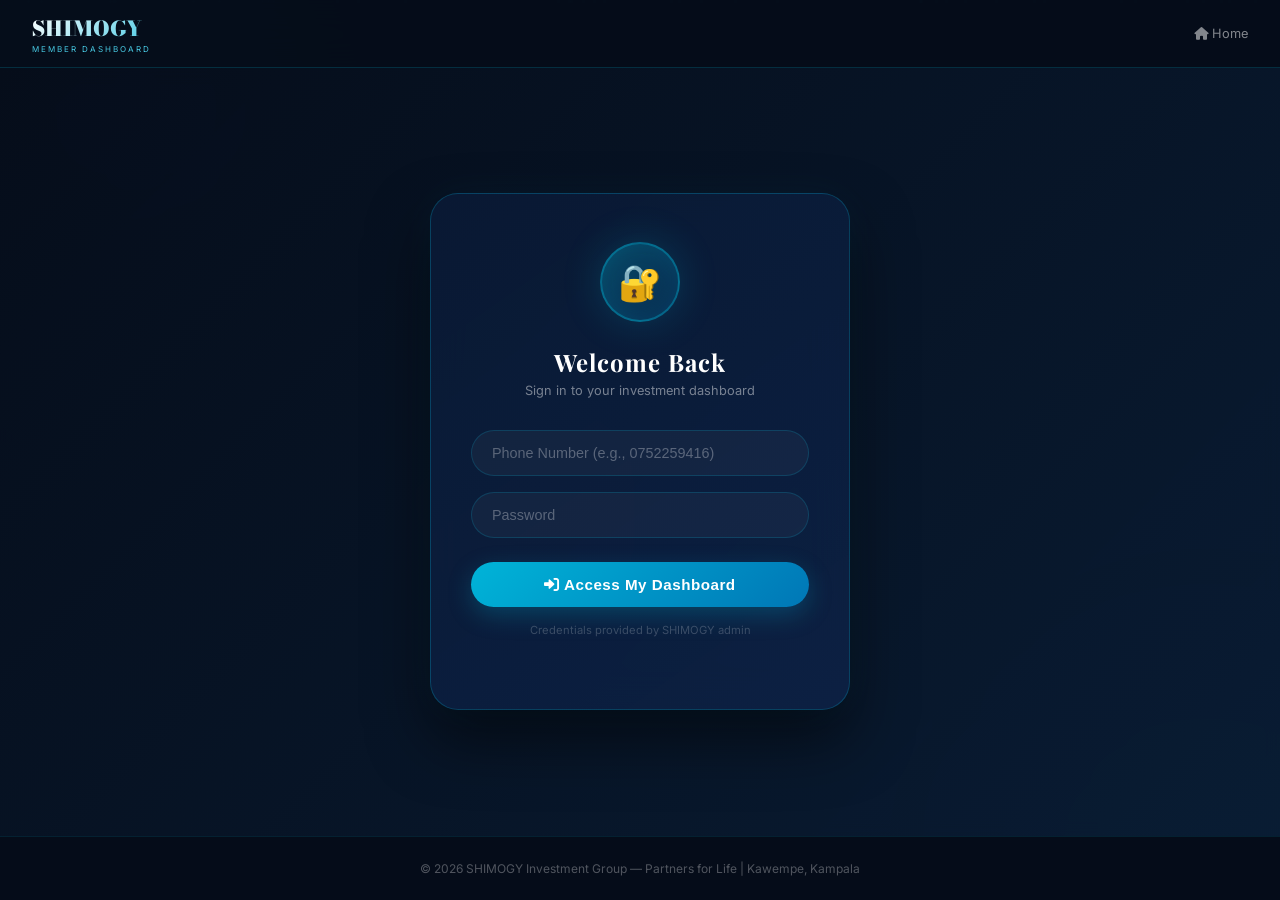
<file: dashboard.html>
<!DOCTYPE html>
<html lang="en">
<head>
    <meta charset="UTF-8">
    <meta name="viewport" content="width=device-width, initial-scale=1.0">
    <title>SHIMOGY | My Dashboard</title>
    <link href="https://fonts.googleapis.com/css2?family=Inter:opsz,wght@14..32,300;400;500;600;700;800;900&display=swap" rel="stylesheet">
    <link rel="stylesheet" href="https://cdnjs.cloudflare.com/ajax/libs/font-awesome/6.0.0-beta3/css/all.min.css">
    <style>
        @import url('https://fonts.googleapis.com/css2?family=Bodoni+Moda:opsz,wght@6..96,700;6..96,800;6..96,900&display=swap');
        @import url('https://fonts.googleapis.com/css2?family=Playfair+Display:wght@700;800;900&display=swap');
        
        * { margin: 0; padding: 0; box-sizing: border-box; }
        
        body {
            font-family: 'Inter', sans-serif; color: white; min-height: 100vh;
            display: flex; flex-direction: column;
            background: #060d1a;
        }

        /* Animated gradient orbs */
        .orb { position: fixed; border-radius: 50%; filter: blur(100px); z-index: 0; pointer-events: none; animation: orbFloat 12s infinite ease-in-out; }
        .orb-1 { width: 400px; height: 400px; background: rgba(0,180,216,0.06); top: -10%; left: -5%; }
        .orb-2 { width: 350px; height: 350px; background: rgba(0,230,118,0.04); bottom: -15%; right: -8%; animation-delay: 4s; }
        .orb-3 { width: 280px; height: 280px; background: rgba(255,215,0,0.04); top: 40%; left: 30%; animation-delay: 7s; }
        @keyframes orbFloat { 0%,100% { transform: translate(0,0) scale(1); } 33% { transform: translate(40px,-30px) scale(1.2); } 66% { transform: translate(-30px,20px) scale(0.9); } }

        .bg-particles {
            position: fixed; top: 0; left: 0; width: 100%; height: 100%;
            z-index: 0; pointer-events: none; overflow: hidden;
        }
        .bg-dot {
            position: absolute; width: 3px; height: 3px; border-radius: 50%;
            background: rgba(0, 180, 216, 0.2); animation: dotFloat 15s infinite linear;
        }
        @keyframes dotFloat {
            0% { transform: translateY(100vh) rotate(0deg); opacity: 0; }
            10% { opacity: 0.7; }
            90% { opacity: 0.7; }
            100% { transform: translateY(-10vh) rotate(720deg); opacity: 0; }
        }

        /* Floating shapes */
        .floating-shape {
            position: fixed; z-index: 0; pointer-events: none; opacity: 0.04;
            border: 2px solid rgba(0,180,216,0.3); border-radius: 30% 70% 70% 30% / 30% 30% 70% 70%;
            animation: shapeFloat 20s infinite linear;
        }
        .floating-shape:nth-child(1) { width: 300px; height: 300px; top: 20%; left: 10%; }
        .floating-shape:nth-child(2) { width: 200px; height: 200px; bottom: 30%; right: 15%; animation-delay: -8s; border-radius: 70% 30% 30% 70% / 70% 70% 30% 30%; }
        @keyframes shapeFloat { 
            0% { transform: rotate(0deg) translate(0,0); } 
            50% { transform: rotate(180deg) translate(30px,-30px); } 
            100% { transform: rotate(360deg) translate(0,0); } 
        }

        .navbar {
            background: rgba(6,13,26,0.94); backdrop-filter: blur(20px);
            padding: 0.8rem 2rem; position: sticky; top: 0; z-index: 1000;
            border-bottom: 1px solid rgba(0,180,216,0.2);
            display: flex; justify-content: space-between; align-items: center; flex-wrap: wrap;
        }
        .logo-text h1 {
            font-family: 'Bodoni Moda', serif; font-size: 1.3rem; font-weight: 900;
            background: linear-gradient(135deg, #ffffff, #48cae4);
            -webkit-background-clip: text; -webkit-text-fill-color: transparent;
        }
        .logo-text p { font-size: 0.5rem; letter-spacing: 2px; color: #48cae4; }

        /* Login */
        .login-wrap {
            flex: 1; display: flex; align-items: center; justify-content: center;
            padding: 2rem; position: relative; z-index: 1;
            background: url('https://images.unsplash.com/photo-1470071459604-3b5ec3a7fe05?w=1920&h=1080&fit=crop') center/cover no-repeat;
        }
        .login-wrap::before {
            content: ''; position: absolute; top: 0; left: 0; width: 100%; height: 100%;
            background: linear-gradient(135deg, rgba(6,13,26,0.92) 0%, rgba(10,30,55,0.88) 100%);
            backdrop-filter: blur(8px);
        }
        .login-box {
            position: relative; z-index: 1;
            background: linear-gradient(145deg, rgba(10,26,53,0.9), rgba(13,34,71,0.85));
            backdrop-filter: blur(20px);
            border: 1px solid rgba(0,180,216,0.25); border-radius: 28px;
            padding: 3rem 2.5rem; width: 100%; max-width: 420px; text-align: center;
            box-shadow: 0 30px 60px rgba(0,0,0,0.5), 0 0 40px rgba(0,180,216,0.06);
        }
        .login-box .login-icon {
            width: 80px; height: 80px; 
            background: linear-gradient(135deg, rgba(0,180,216,0.3), rgba(0,119,182,0.2));
            border-radius: 50%; display: flex; align-items: center; justify-content: center;
            margin: 0 auto 1.5rem; font-size: 2.2rem; 
            border: 2px solid rgba(0,180,216,0.4);
            box-shadow: 0 0 40px rgba(0,180,216,0.2), inset 0 0 20px rgba(0,180,216,0.1);
        }
        .login-box h2 { 
            font-family: 'Playfair Display', serif; color: #ffffff; margin-bottom: 0.3rem; 
            font-size: 1.5rem; letter-spacing: 1px;
        }
        .login-box p { color: rgba(255,255,255,0.45); font-size: 0.8rem; margin-bottom: 1.5rem; }
        .login-box input {
            width: 100%; padding: 14px 20px; margin: 8px 0; border-radius: 50px;
            border: 1px solid rgba(0,180,216,0.2); 
            background: rgba(255,255,255,0.04);
            color: white; outline: none; font-size: 0.9rem;
            transition: all 0.3s;
        }
        .login-box input:focus { 
            border-color: #00b4d8; 
            box-shadow: 0 0 0 4px rgba(0,180,216,0.08);
            background: rgba(255,255,255,0.06);
        }
        .login-box input::placeholder { color: rgba(255,255,255,0.3); }
        .btn-primary {
            width: 100%; padding: 14px; border: none; border-radius: 50px;
            background: linear-gradient(135deg, #00b4d8, #0077b6); color: white;
            font-weight: 700; cursor: pointer; margin-top: 1rem; font-size: 0.95rem;
            transition: all 0.3s; letter-spacing: 0.5px;
            box-shadow: 0 8px 25px rgba(0,180,216,0.25);
        }
        .btn-primary:hover { 
            transform: translateY(-3px); 
            box-shadow: 0 15px 35px rgba(0,180,216,0.4);
            background: linear-gradient(135deg, #48cae4, #0096c7);
        }

        /* Dashboard Container */
        .dash-container { 
            display: none; flex: 1; padding: 2rem; max-width: 1050px; 
            margin: 0 auto; width: 100%; position: relative; z-index: 1; 
        }

        /* Welcome Card */
        .welcome-card {
            background: linear-gradient(135deg, rgba(0,180,216,0.08), rgba(0,119,182,0.05));
            border: 1px solid rgba(0,180,216,0.15);
            border-radius: 22px; padding: 2rem; text-align: center; margin-bottom: 2rem;
            position: relative; overflow: hidden;
        }
        .welcome-card::before {
            content: ''; position: absolute; top: -50%; left: -50%; width: 200%; height: 200%;
            background: radial-gradient(circle, rgba(0,180,216,0.04) 0%, transparent 70%);
            animation: welcomeGlow 6s infinite linear;
        }
        @keyframes welcomeGlow { from { transform: rotate(0deg); } to { transform: rotate(360deg); } }
        .welcome-card h2 { 
            font-size: 1.5rem; margin-bottom: 0.3rem; position: relative;
            font-family: 'Playfair Display', serif;
        }
        .welcome-card .subtitle { color: rgba(255,255,255,0.55); font-size: 0.85rem; position: relative; }
        .welcome-card .member-avatar {
            width: 70px; height: 70px; border-radius: 50%; 
            background: linear-gradient(135deg, #ffd700, #ffb800);
            display: flex; align-items: center; justify-content: center;
            margin: 0 auto 1rem; font-size: 1.8rem; font-weight: 700;
        }
        .live-indicator {
            display: inline-flex; align-items: center; gap: 6px; color: #00e676; font-size: 0.7rem;
            background: rgba(0,230,118,0.1); padding: 5px 12px; border-radius: 15px; 
            margin-top: 0.8rem; position: relative;
            border: 1px solid rgba(0,230,118,0.2);
        }
        .live-dot { 
            width: 7px; height: 7px; background: #00e676; border-radius: 50%; 
            animation: pulse 2s infinite; box-shadow: 0 0 8px #00e676;
        }
        @keyframes pulse { 0%, 100% { opacity: 1; transform: scale(1); } 50% { opacity: 0.4; transform: scale(1.5); } }

        /* Stats Row */
        .stats-row {
            display: grid; grid-template-columns: repeat(auto-fit, minmax(160px, 1fr)); 
            gap: 1.2rem; margin-bottom: 2rem;
        }
        .stat-box {
            background: linear-gradient(145deg, rgba(255,255,255,0.03), rgba(255,255,255,0.01));
            border: 1px solid rgba(255,255,255,0.06);
            border-radius: 18px; padding: 1.5rem; text-align: center; 
            transition: all 0.3s; position: relative; overflow: hidden;
        }
        .stat-box::after {
            content: ''; position: absolute; bottom: 0; left: 0; width: 100%; height: 2px;
            background: linear-gradient(90deg, transparent, #00b4d8, transparent);
            opacity: 0; transition: opacity 0.3s;
        }
        .stat-box:hover::after { opacity: 1; }
        .stat-box:hover { 
            border-color: rgba(0,180,216,0.3); 
            transform: translateY(-4px); 
            box-shadow: 0 15px 30px rgba(0,0,0,0.3);
        }
        .stat-box .stat-icon { font-size: 1.5rem; margin-bottom: 0.5rem; }
        .stat-box .val { font-size: 1.5rem; font-weight: 800; color: #ffd700; }
        .stat-box .lbl { font-size: 0.7rem; color: rgba(255,255,255,0.45); margin-top: 0.3rem; text-transform: uppercase; letter-spacing: 1px; }

        /* Section Cards */
        .section-card {
            background: rgba(255,255,255,0.015); 
            border: 1px solid rgba(255,255,255,0.06);
            border-radius: 18px; padding: 1.5rem; margin-bottom: 1.2rem;
            transition: all 0.3s;
            backdrop-filter: blur(10px);
        }
        .section-card:hover { border-color: rgba(0,180,216,0.2); }
        .section-card .section-header {
            display: flex; align-items: center; gap: 8px; margin-bottom: 1rem;
            padding-bottom: 0.8rem; border-bottom: 1px solid rgba(255,255,255,0.05);
        }
        .section-card h4 { 
            color: #48cae4; font-size: 1.05rem; margin: 0;
            font-family: 'Playfair Display', serif; letter-spacing: 0.5px;
        }
        .section-card .section-icon {
            width: 35px; height: 35px; border-radius: 10px;
            display: flex; align-items: center; justify-content: center;
            font-size: 1rem;
        }
        .icon-investments { background: rgba(0,180,216,0.15); }
        .icon-savings { background: rgba(0,230,118,0.15); }
        .icon-loans { background: rgba(255,152,0,0.15); }
        .icon-cycles { background: rgba(156,39,176,0.15); }

        .item-row {
            display: flex; justify-content: space-between; align-items: center;
            padding: 0.7rem 0.8rem; margin-bottom: 3px;
            border-radius: 10px; flex-wrap: wrap; gap: 0.5rem;
            transition: all 0.2s;
            border: 1px solid transparent;
        }
        .item-row:hover { 
            background: rgba(0,180,216,0.04); 
            border-color: rgba(0,180,216,0.1);
        }
        .badge {
            padding: 5px 12px; border-radius: 15px; font-size: 0.65rem; font-weight: 600;
            letter-spacing: 0.5px;
        }
        .badge-active { background: rgba(0,230,118,0.15); color: #00e676; border: 1px solid rgba(0,230,118,0.2); }
        .badge-pending { background: rgba(255,152,0,0.12); color: #ffb800; border: 1px solid rgba(255,152,0,0.2); }
        .badge-info { background: rgba(0,180,216,0.12); color: #48cae4; border: 1px solid rgba(0,180,216,0.2); }
        .badge-approved { background: rgba(0,230,118,0.15); color: #00e676; border: 1px solid rgba(0,230,118,0.2); }
        .badge-completed { background: rgba(156,39,176,0.12); color: #ce93d8; border: 1px solid rgba(156,39,176,0.2); }
        .empty-msg { 
            color: rgba(255,255,255,0.3); font-size: 0.85rem; text-align: center; 
            padding: 2rem; 
        }
        .empty-msg i { font-size: 2rem; display: block; margin-bottom: 0.5rem; opacity: 0.5; }

        /* Refresh Button */
        .refresh-btn-container { text-align: center; margin-top: 1.5rem; }
        .btn-refresh {
            background: rgba(0,180,216,0.1); border: 1px solid rgba(0,180,216,0.3);
            color: #48cae4; padding: 10px 25px; border-radius: 50px;
            font-weight: 600; font-size: 0.85rem; cursor: pointer; transition: all 0.3s;
            display: inline-flex; align-items: center; gap: 6px;
        }
        .btn-refresh:hover { 
            background: rgba(0,180,216,0.2); 
            border-color: #00b4d8;
            transform: translateY(-2px);
        }

        /* Modal */
        .modal-overlay {
            position: fixed; top: 0; left: 0; width: 100%; height: 100%;
            background: rgba(6,13,26,0.9); backdrop-filter: blur(15px);
            display: flex; align-items: center; justify-content: center;
            z-index: 10000; visibility: hidden; opacity: 0; transition: 0.3s;
        }
        .modal-overlay.active { visibility: visible; opacity: 1; }
        .modal-content {
            background: linear-gradient(145deg, rgba(10,26,53,0.98), rgba(13,34,71,0.95));
            backdrop-filter: blur(20px);
            border: 1px solid rgba(0,180,216,0.3); border-radius: 24px;
            padding: 2rem; width: 90%; max-width: 420px;
            box-shadow: 0 30px 60px rgba(0,0,0,0.6);
        }
        .modal-content h3 { 
            color: #48cae4; margin-bottom: 1rem; text-align: center; 
            font-family: 'Playfair Display', serif; font-size: 1.2rem;
        }
        .modal-content input {
            width: 100%; padding: 12px 18px; margin: 6px 0; border-radius: 50px;
            border: 1px solid rgba(0,180,216,0.2); background: rgba(255,255,255,0.04);
            color: white; outline: none; font-size: 0.85rem;
        }
        .modal-content input:focus { border-color: #00b4d8; }
        .modal-buttons { display: flex; gap: 0.8rem; margin-top: 1rem; }
        .modal-buttons button { 
            flex: 1; padding: 11px; border-radius: 25px; border: none; 
            cursor: pointer; font-weight: 600; font-size: 0.85rem; transition: all 0.2s;
        }
        .btn-danger { background: rgba(255,82,82,0.2); color: #ff5252; border: 1px solid rgba(255,82,82,0.3); }
        .btn-danger:hover { background: rgba(255,82,82,0.3); }
        .btn-success { background: rgba(0,230,118,0.2); color: #00e676; border: 1px solid rgba(0,230,118,0.3); }
        .btn-success:hover { background: rgba(0,230,118,0.3); }

        .btn-sm {
            padding: 7px 16px; border-radius: 20px; font-size: 0.75rem; border: none; cursor: pointer;
            font-weight: 600; transition: all 0.2s; display: inline-flex; align-items: center; gap: 5px;
        }
        .btn-sm-outline { 
            background: transparent; border: 1px solid rgba(0,180,216,0.35); color: #48cae4; 
        }
        .btn-sm-outline:hover { background: rgba(0,180,216,0.1); border-color: #00b4d8; }
        .btn-sm-danger { background: rgba(255,82,82,0.15); color: #ff5252; border: 1px solid rgba(255,82,82,0.25); }
        .btn-sm-danger:hover { background: rgba(255,82,82,0.25); }

        .msg { padding: 0.7rem 1rem; border-radius: 12px; margin-top: 0.5rem; font-size: 0.75rem; display: none; text-align: center; }
        .msg-success { background: rgba(0,230,118,0.1); color: #00e676; border: 1px solid rgba(0,230,118,0.2); }
        .msg-error { background: rgba(255,82,82,0.1); color: #ff5252; border: 1px solid rgba(255,82,82,0.2); }

        footer {
            background: rgba(6,13,26,0.9); padding: 1.5rem; text-align: center;
            border-top: 1px solid rgba(0,180,216,0.12); font-size: 0.75rem; 
            color: rgba(255,255,255,0.3); position: relative; z-index: 1;
        }

        @media (max-width: 768px) {
            .dash-container { padding: 1rem; }
            .stats-row { grid-template-columns: repeat(2, 1fr); }
            .welcome-card { padding: 1.5rem; }
        }
    </style>
</head>
<body>

<!-- Background orbs -->
<div class="orb orb-1"></div>
<div class="orb orb-2"></div>
<div class="orb orb-3"></div>

<div class="floating-shape"></div>
<div class="floating-shape"></div>

<div class="bg-particles" id="bgParticles"></div>

<!-- Navbar -->
<div class="navbar">
    <div class="logo-text"><h1>SHIMOGY</h1><p>MEMBER DASHBOARD</p></div>
    <div style="display:flex;gap:0.8rem;align-items:center;">
        <a href="index.html" style="color:rgba(255,255,255,0.5);text-decoration:none;font-size:0.8rem;"><i class="fas fa-home"></i> Home</a>
        <button class="btn-sm btn-sm-outline" onclick="openPasswordModal()" id="passBtn" style="display:none;"><i class="fas fa-key"></i> Change Password</button>
        <button class="btn-sm btn-sm-danger" onclick="memberLogout()" id="logoutBtn" style="display:none;"><i class="fas fa-sign-out-alt"></i> Logout</button>
    </div>
</div>

<!-- LOGIN -->
<div class="login-wrap" id="loginWrap">
    <div class="login-box">
        <div class="login-icon">🔐</div>
        <h2>Welcome Back</h2>
        <p>Sign in to your investment dashboard</p>
        <input type="tel" id="mPhone" placeholder="Phone Number (e.g., 0752259416)">
        <input type="password" id="mPassword" placeholder="Password">
        <div id="loginError" style="color:#ff5252;font-size:0.8rem;margin-top:0.5rem;display:none;"></div>
        <button class="btn-primary" onclick="memberLogin()"><i class="fas fa-sign-in-alt"></i> Access My Dashboard</button>
        <p style="color:rgba(255,255,255,0.2);font-size:0.7rem;margin-top:1rem;">Credentials provided by SHIMOGY admin</p>
    </div>
</div>

<!-- DASHBOARD -->
<div class="dash-container" id="dashContent">
    <div class="welcome-card">
        <div class="member-avatar" id="dashAvatar">👤</div>
        <h2>Welcome, <span id="dashName">Member</span>!</h2>
        <p class="subtitle">Member since <span id="dashJoined">-</span> • Group: <span id="dashGroup">-</span></p>
        <div class="live-indicator"><span class="live-dot"></span> Auto-refreshing every 30 seconds</div>
    </div>

    <div class="stats-row">
        <div class="stat-box">
            <div class="stat-icon">📈</div>
            <div class="val" id="dashInvested">UGX 0</div>
            <div class="lbl">Total Invested</div>
        </div>
        <div class="stat-box">
            <div class="stat-icon">💰</div>
            <div class="val" id="dashBalance">UGX 0</div>
            <div class="lbl">Current Balance</div>
        </div>
        <div class="stat-box">
            <div class="stat-icon">📊</div>
            <div class="val" id="dashInvestments">0</div>
            <div class="lbl">Active Investments</div>
        </div>
        <div class="stat-box">
            <div class="stat-icon">💳</div>
            <div class="val" id="dashLoans">0</div>
            <div class="lbl">Active Loans</div>
        </div>
    </div>

    <div class="section-card">
        <div class="section-header">
            <div class="section-icon icon-investments">📈</div>
            <h4>My Investments</h4>
        </div>
        <div id="dashInvestmentsList"></div>
    </div>

    <div class="section-card">
        <div class="section-header">
            <div class="section-icon icon-savings">💰</div>
            <h4>My Savings</h4>
        </div>
        <div id="dashSavingsList"></div>
    </div>

    <div class="section-card">
        <div class="section-header">
            <div class="section-icon icon-loans">💳</div>
            <h4>My Loans</h4>
        </div>
        <div id="dashLoansList"></div>
    </div>

    <div class="section-card">
        <div class="section-header">
            <div class="section-icon icon-cycles">🔄</div>
            <h4>My Cycles</h4>
        </div>
        <div id="dashCyclesList"></div>
    </div>

    <div class="refresh-btn-container">
        <button class="btn-refresh" onclick="refreshDashboard()">
            <i class="fas fa-sync-alt"></i> Refresh Dashboard
        </button>
    </div>
</div>

<!-- PASSWORD CHANGE MODAL -->
<div class="modal-overlay" id="passwordModal">
    <div class="modal-content">
        <h3><i class="fas fa-key"></i> Change Password</h3>
        <input type="password" id="oldPass" placeholder="Current Password">
        <input type="password" id="newPass" placeholder="New Password">
        <input type="password" id="confirmPass" placeholder="Confirm New Password">
        <div class="msg msg-error" id="passError"></div>
        <div class="msg msg-success" id="passSuccess"></div>
        <div class="modal-buttons">
            <button class="btn-danger" onclick="closePasswordModal()">Cancel</button>
            <button class="btn-success" onclick="changePassword()">Update Password</button>
        </div>
    </div>
</div>

<footer>© 2026 SHIMOGY Investment Group — Partners for Life | Kawempe, Kampala</footer>

<script>
  
    const API_URL = 'https://script.google.com/macros/s/AKfycbzhZWPqshd3kB5eC0IgK3yKy7LHZRhuYwIyRlEw-dUJaLdCxRVb4TKgT40-Asd8VaTK-g/exec';
    let currentMember = null;
    let autoRefreshInterval = null;

  
    (function() {
        const c = document.getElementById('bgParticles');
        if (!c) return;
        for (let i = 0; i < 40; i++) {
            const d = document.createElement('div'); d.classList.add('bg-dot');
            d.style.left = Math.random() * 100 + '%';
            d.style.animationDuration = (Math.random() * 15 + 10) + 's';
            d.style.animationDelay = Math.random() * 10 + 's';
            c.appendChild(d);
        }
    })();

    
    async function memberLogin() {
        const phone = document.getElementById('mPhone').value.trim();
        const password = document.getElementById('mPassword').value.trim();
        const errorEl = document.getElementById('loginError');
        
        if (!phone || !password) {
            errorEl.textContent = 'Please enter both phone and password.';
            errorEl.style.display = 'block';
            return;
        }

        errorEl.style.display = 'none';
        
        try {
            console.log('Logging in with phone:', phone);
            const res = await fetch(API_URL + '?action=login&phone=' + encodeURIComponent(phone) + '&password=' + encodeURIComponent(password));
            const result = await res.json();
            console.log('Login result:', result);
            
            if (result.success) {
                currentMember = result.member;
                localStorage.setItem('shimogy_member', JSON.stringify(currentMember));
                showDashboard();
                startAutoRefresh();
            } else {
                errorEl.textContent = '❌ Invalid phone or password. Contact admin if you forgot your credentials.';
                errorEl.style.display = 'block';
            }
        } catch (e) {
            console.error('Login error:', e);
            errorEl.textContent = '⚠️ Connection error. Please check your internet and try again.';
            errorEl.style.display = 'block';
        }
    }

   
    function showDashboard() {
        document.getElementById('loginWrap').style.display = 'none';
        document.getElementById('dashContent').style.display = 'block';
        document.getElementById('logoutBtn').style.display = 'inline-flex';
        document.getElementById('passBtn').style.display = 'inline-flex';
        updateDashboardDisplay();
    }

    function updateDashboardDisplay() {
        if (!currentMember) return;
        
        document.getElementById('dashName').textContent = currentMember.Name || 'Member';
        document.getElementById('dashJoined').textContent = currentMember.JoinDate || '-';
        document.getElementById('dashGroup').textContent = currentMember.Group || 'Not assigned';
        document.getElementById('dashInvested').textContent = 'UGX ' + (parseInt(currentMember.TotalInvested || 0)).toLocaleString();
        document.getElementById('dashBalance').textContent = 'UGX ' + (parseInt(currentMember.Balance || 0)).toLocaleString();
        document.getElementById('dashInvestments').textContent = currentMember.investments ? currentMember.investments.length : 0;
        document.getElementById('dashLoans').textContent = currentMember.loans ? currentMember.loans.length : 0;
        
        // Avatar with initials
        const name = currentMember.Name || 'Member';
        const initials = name.split(' ').map(n => n[0]).join('').substring(0, 2).toUpperCase();
        document.getElementById('dashAvatar').textContent = initials || '👤';

        renderSection('dashInvestmentsList', currentMember.investments, 'PlanName', 'Amount', 'Status', 'StartDate');
        renderSection('dashSavingsList', currentMember.savings, 'AccountType', 'Balance', 'Status', 'OpenDate');
        renderSection('dashLoansList', currentMember.loans, 'Amount', 'Purpose', 'Status', 'RequestDate');
        renderSection('dashCyclesList', currentMember.cycles, 'CycleName', 'Contribution', 'Status', 'JoinDate');
    }

    function renderSection(containerId, items, primaryField, secondaryField, statusField, dateField) {
        const container = document.getElementById(containerId);
        if (!container) return;
        
        if (!items || items.length === 0) {
            container.innerHTML = '<p class="empty-msg"><i class="fas fa-inbox"></i>No records yet. Data will appear once admin adds it.</p>';
            return;
        }
        
        container.innerHTML = items.map(item => {
            let statusClass = 'badge-info';
            const status = (item[statusField] || 'pending').toLowerCase();
            if (status === 'active' || status === 'approved') statusClass = 'badge-active';
            else if (status === 'pending') statusClass = 'badge-pending';
            else if (status === 'completed') statusClass = 'badge-completed';
            
            let displayValue = item[primaryField] || 'N/A';
            if (primaryField === 'Amount' || primaryField === 'Contribution') {
                displayValue = 'UGX ' + (parseInt(item[secondaryField] || item[primaryField] || 0)).toLocaleString();
            }
            
            const secondaryVal = secondaryField && item[secondaryField] && primaryField !== 'Amount' ? 
                (['Balance'].includes(secondaryField) ? 
                    'UGX ' + parseInt(item[secondaryField] || 0).toLocaleString() : 
                    item[secondaryField]) : '';
            
            const dateVal = dateField && item[dateField] ? item[dateField] : '';
            
            return `
                <div class="item-row">
                    <span style="font-weight:500;color:rgba(255,255,255,0.85);">${displayValue}</span>
                    ${secondaryVal ? '<span style="color:rgba(255,255,255,0.5);font-size:0.8rem;">' + secondaryVal + '</span>' : ''}
                    ${dateVal ? '<span style="color:rgba(255,255,255,0.35);font-size:0.75rem;">📅 ' + dateVal + '</span>' : ''}
                    <span class="badge ${statusClass}">${item[statusField] || 'pending'}</span>
                </div>
            `;
        }).join('');
    }

    function startAutoRefresh() {
        if (autoRefreshInterval) clearInterval(autoRefreshInterval);
        autoRefreshInterval = setInterval(async () => {
            console.log('🔄 Auto-refreshing dashboard...');
            await refreshDashboardSilent();
        }, 30000);
    }

    async function refreshDashboardSilent() {
        if (!currentMember) return;
        try {
            const res = await fetch(API_URL + '?action=login&phone=' + encodeURIComponent(currentMember.Phone) + '&password=' + encodeURIComponent(currentMember.Password));
            const result = await res.json();
            if (result.success) {
                currentMember = result.member;
                localStorage.setItem('shimogy_member', JSON.stringify(currentMember));
                updateDashboardDisplay();
                console.log('✅ Dashboard refreshed');
            }
        } catch (e) {
            console.error('Auto-refresh error:', e);
        }
    }

    async function refreshDashboard() {
        await refreshDashboardSilent();
        const btn = document.querySelector('.btn-refresh');
        if (btn) {
            btn.innerHTML = '<i class="fas fa-check"></i> Refreshed!';
            setTimeout(() => { btn.innerHTML = '<i class="fas fa-sync-alt"></i> Refresh Dashboard'; }, 2000);
        }
    }

   
    function openPasswordModal() {
        document.getElementById('oldPass').value = '';
        document.getElementById('newPass').value = '';
        document.getElementById('confirmPass').value = '';
        document.getElementById('passError').style.display = 'none';
        document.getElementById('passSuccess').style.display = 'none';
        document.getElementById('passwordModal').classList.add('active');
    }

    function closePasswordModal() {
        document.getElementById('passwordModal').classList.remove('active');
    }

    async function changePassword() {
        const oldPass = document.getElementById('oldPass').value.trim();
        const newPass = document.getElementById('newPass').value.trim();
        const confirmPass = document.getElementById('confirmPass').value.trim();
        
        document.getElementById('passError').style.display = 'none';
        document.getElementById('passSuccess').style.display = 'none';
        
        if (!oldPass || !newPass || !confirmPass) {
            document.getElementById('passError').textContent = 'All fields are required.';
            document.getElementById('passError').style.display = 'block';
            return;
        }
        
        if (oldPass !== currentMember.Password) {
            document.getElementById('passError').textContent = 'Current password is incorrect.';
            document.getElementById('passError').style.display = 'block';
            return;
        }
        
        if (newPass !== confirmPass) {
            document.getElementById('passError').textContent = 'New passwords do not match.';
            document.getElementById('passError').style.display = 'block';
            return;
        }
        
        if (newPass.length < 4) {
            document.getElementById('passError').textContent = 'Password must be at least 4 characters.';
            document.getElementById('passError').style.display = 'block';
            return;
        }
        
        try {
            const params = new URLSearchParams({
                action: 'updateMember',
                phone: currentMember.Phone,
                password: newPass
            });
            await fetch(API_URL + '?' + params.toString());
            
            currentMember.Password = newPass;
            localStorage.setItem('shimogy_member', JSON.stringify(currentMember));
            
            document.getElementById('passSuccess').textContent = '✅ Password updated!';
            document.getElementById('passSuccess').style.display = 'block';
            
            setTimeout(() => {
                closePasswordModal();
            }, 2000);
        } catch (e) {
            document.getElementById('passError').textContent = '❌ Error updating password.';
            document.getElementById('passError').style.display = 'block';
        }
    }

    
    function memberLogout() {
        if (autoRefreshInterval) clearInterval(autoRefreshInterval);
        currentMember = null;
        localStorage.removeItem('shimogy_member');
        document.getElementById('loginWrap').style.display = 'flex';
        document.getElementById('dashContent').style.display = 'none';
        document.getElementById('logoutBtn').style.display = 'none';
        document.getElementById('passBtn').style.display = 'none';
        document.getElementById('mPhone').value = '';
        document.getElementById('mPassword').value = '';
    }

    // ============================================
    // AUTO-LOGIN - Unchanged
    // ============================================
    const saved = localStorage.getItem('shimogy_member');
    if (saved) {
        try {
            currentMember = JSON.parse(saved);
            showDashboard();
            startAutoRefresh();
            refreshDashboardSilent();
        } catch (e) {
            localStorage.removeItem('shimogy_member');
        }
    }
</script>

</body>
</html>
</file>
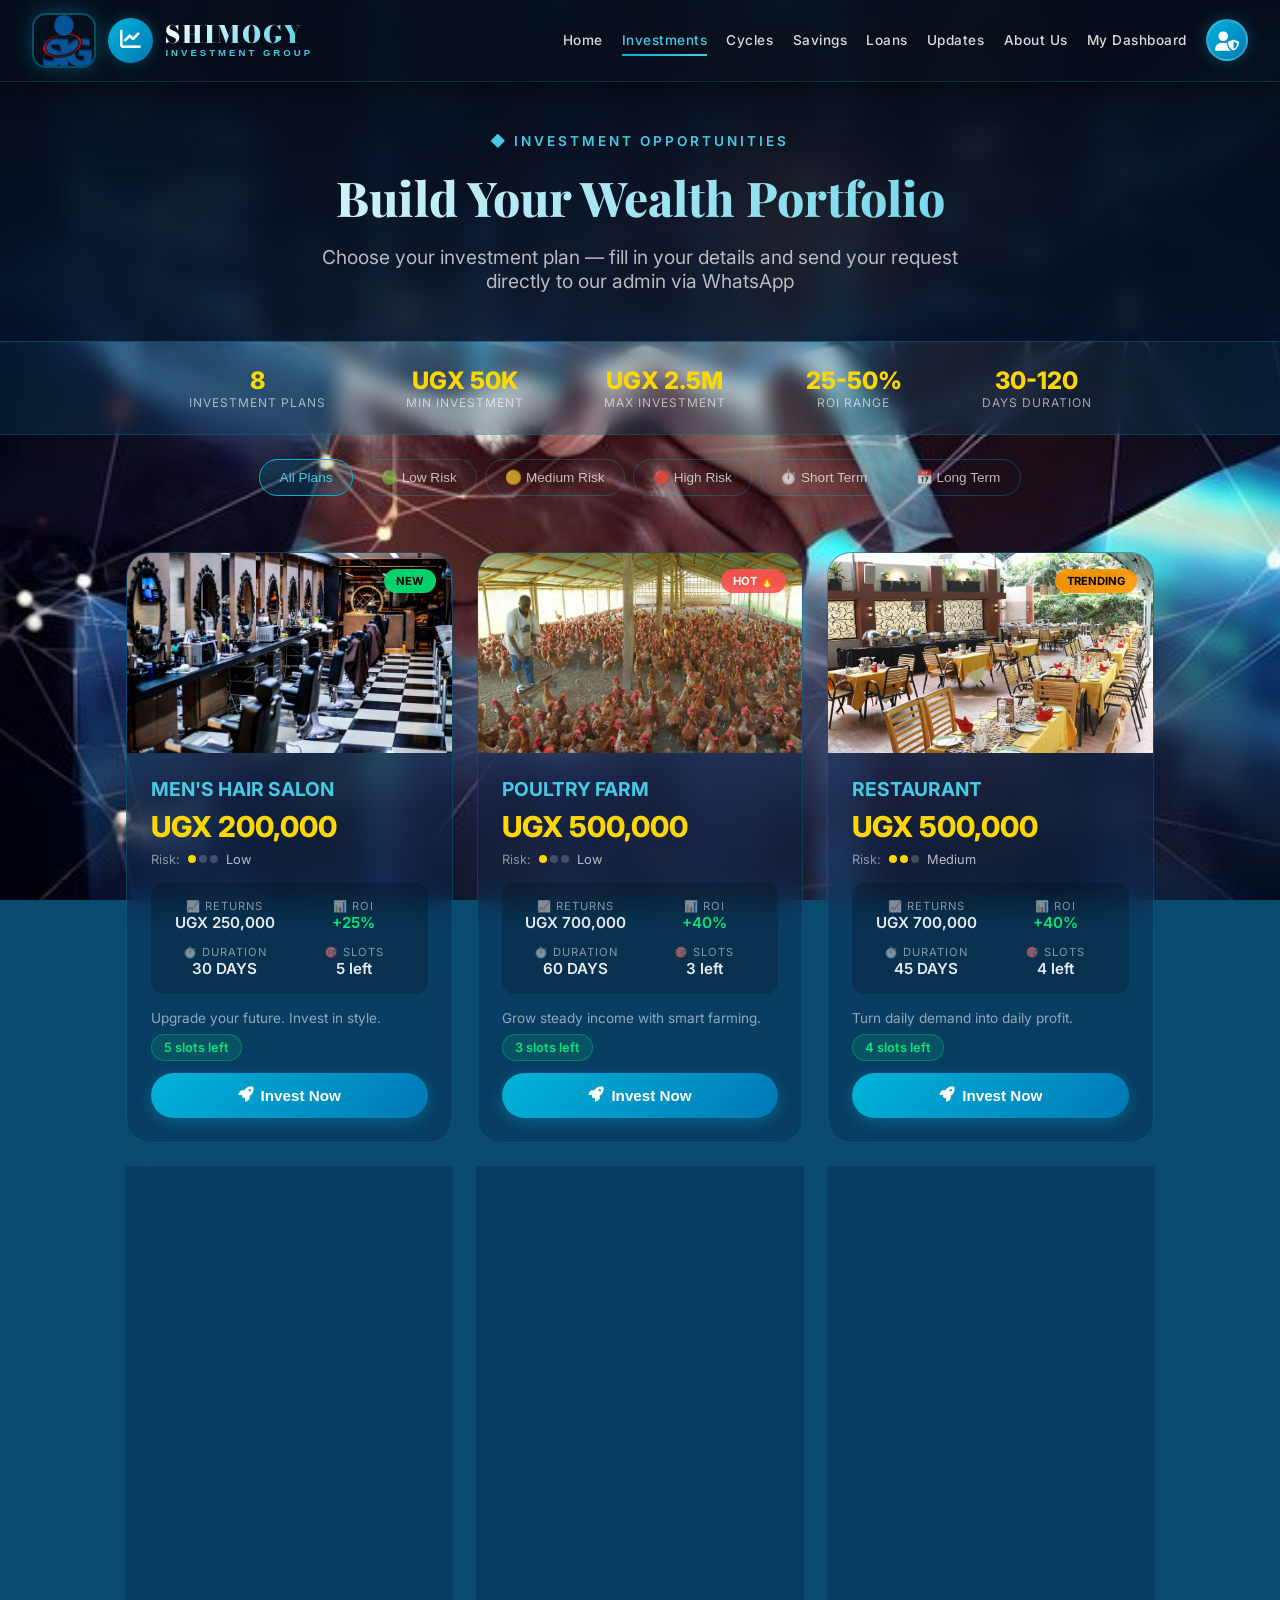
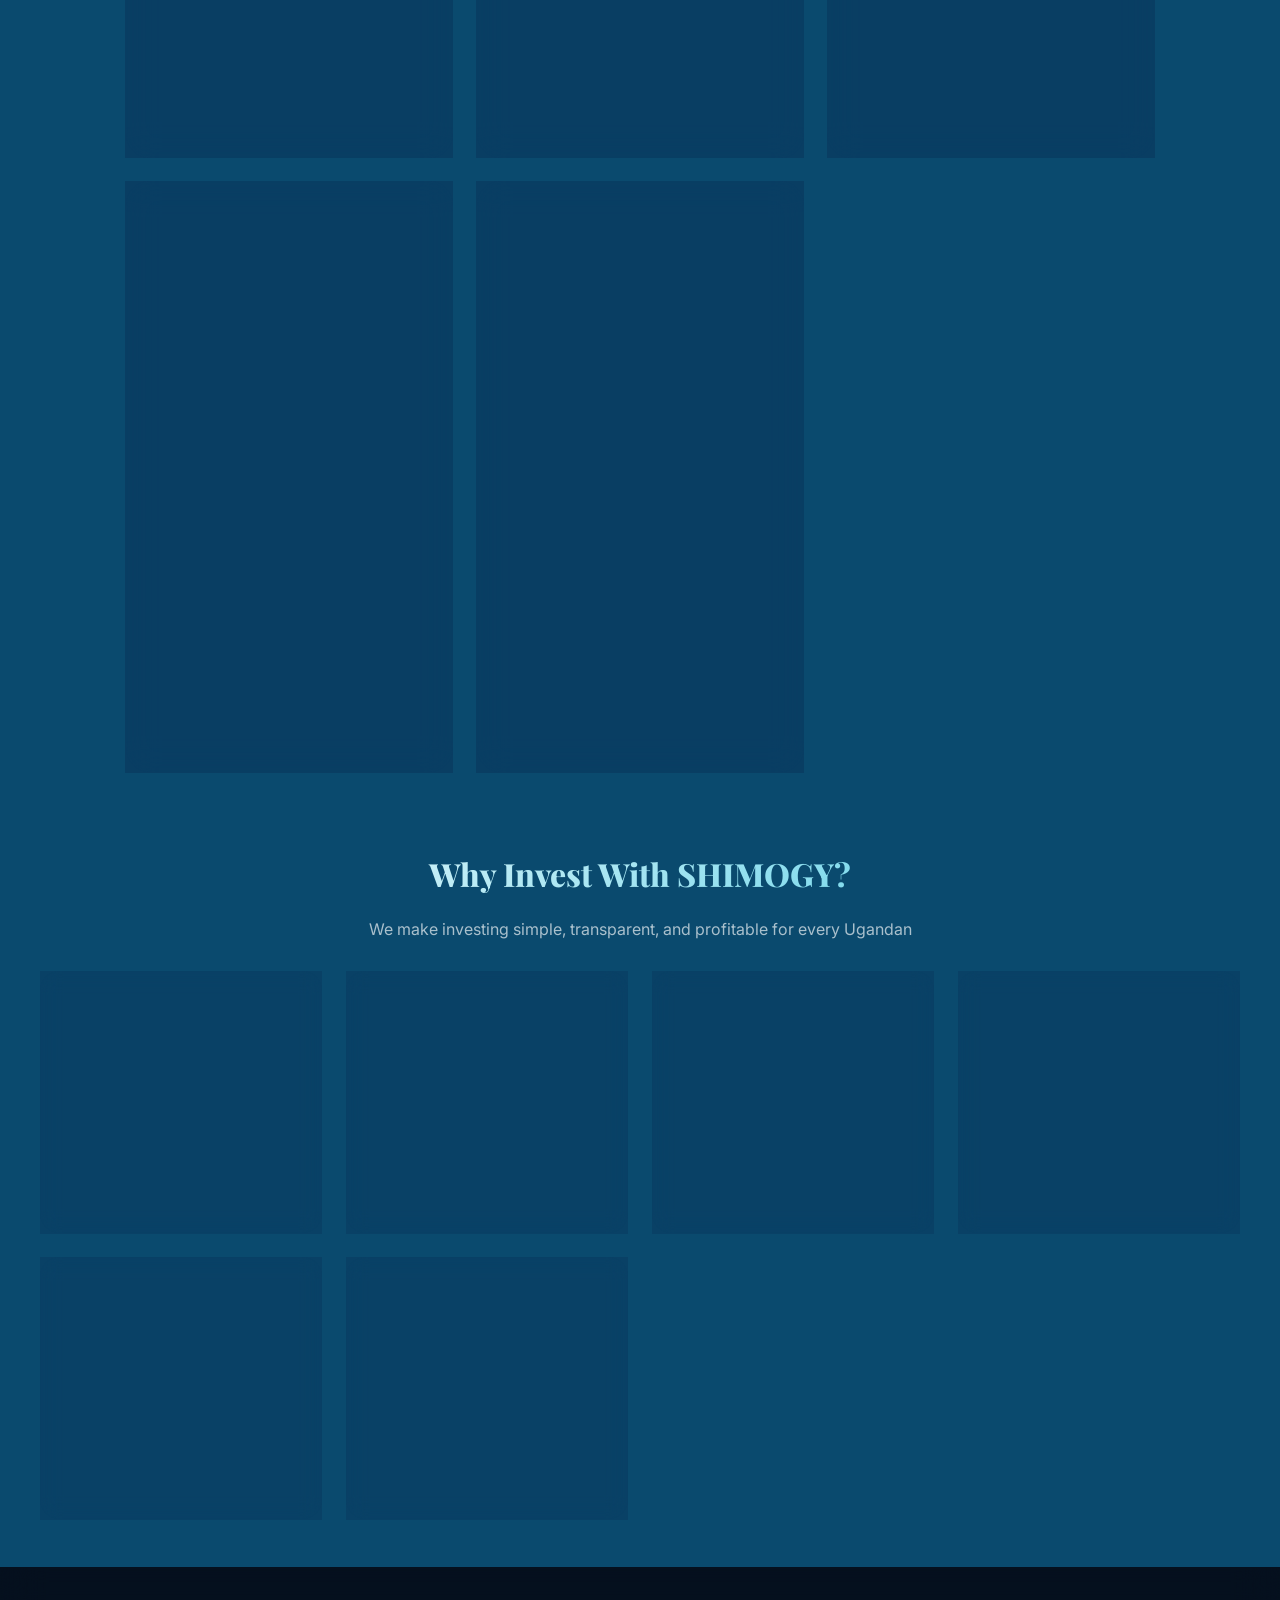
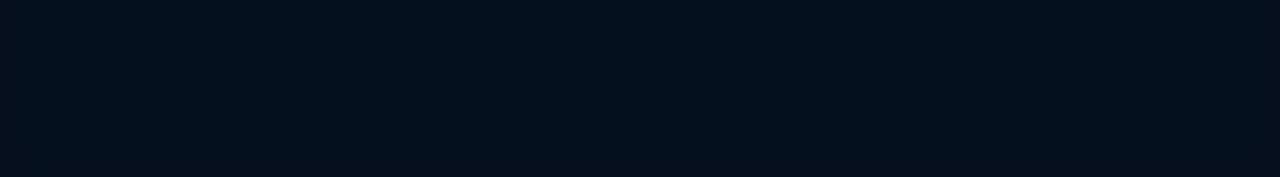
<file: investments.html>
<!-- investments.html - Enhanced Modern Investments Page with WhatsApp Integration -->
<!DOCTYPE html>
<html lang="en">
<head>
    <meta charset="UTF-8">
    <meta name="viewport" content="width=device-width, initial-scale=1.0">
    <title>SHIMOGY | Investments - Build Your Wealth Portfolio</title>
    <link href="https://fonts.googleapis.com/css2?family=Inter:opsz,wght@14..32,300;400;500;600;700;800;900&display=swap" rel="stylesheet">
    <link rel="stylesheet" href="https://cdnjs.cloudflare.com/ajax/libs/font-awesome/6.0.0-beta3/css/all.min.css">
    <link rel="stylesheet" href="style.css">
    <style>
        @import url('https://fonts.googleapis.com/css2?family=Bodoni+Moda:opsz,wght@6..96,700;6..96,800;6..96,900&display=swap');
        @import url('https://fonts.googleapis.com/css2?family=Playfair+Display:wght@700;800;900&display=swap');
        
        * {
            margin: 0;
            padding: 0;
            box-sizing: border-box;
        }

        body {
            background-image: url('images/partnership.jpg') !important;
            background-size: cover !important;
            background-attachment: fixed !important;
            background-position: center !important;
            background-repeat: no-repeat !important;
            background-color: #0a4a6e !important;
            font-family: 'Inter', sans-serif;
            color: white;
            min-height: 100vh;
            display: flex;
            flex-direction: column;
        }
        
        body::before, 
        body::after {
            display: none !important;
            content: none !important;
        }

        /* Water Ripple Animation */
        .water-ripple {
            position: fixed;
            top: 50%;
            left: 50%;
            transform: translate(-50%, -50%);
            width: 400px;
            height: 400px;
            border-radius: 50%;
            border: 1px solid rgba(0, 180, 216, 0.05);
            animation: rippleExpand 5s infinite ease-out;
            z-index: 0;
            pointer-events: none;
        }
        .water-ripple:nth-child(2) { animation-delay: 1s; width: 350px; height: 350px; }
        .water-ripple:nth-child(3) { animation-delay: 2s; width: 300px; height: 300px; }
        .water-ripple:nth-child(4) { animation-delay: 3s; width: 250px; height: 250px; }
        .water-ripple:nth-child(5) { animation-delay: 4s; width: 200px; height: 200px; }

        @keyframes rippleExpand {
            0% { transform: translate(-50%, -50%) scale(0.5); opacity: 0.6; }
            100% { transform: translate(-50%, -50%) scale(3); opacity: 0; }
        }

        /* Navbar Enhancement */
        .navbar {
            background: rgba(6, 13, 26, 0.94);
            backdrop-filter: blur(20px);
            padding: 0.8rem 2rem;
            position: sticky;
            top: 0;
            z-index: 1000;
            border-bottom: 1px solid rgba(0, 180, 216, 0.2);
            box-shadow: 0 4px 30px rgba(0, 0, 0, 0.5);
        }

        .nav-container {
            max-width: 1400px;
            margin: 0 auto;
            display: flex;
            justify-content: space-between;
            align-items: center;
            flex-wrap: wrap;
        }

        .logo-area {
            display: flex;
            align-items: center;
            gap: 12px;
            cursor: pointer;
            text-decoration: none;
        }

        .logo-area img {
            height: 55px;
            width: auto;
            border-radius: 14px;
            object-fit: cover;
            box-shadow: 0 0 20px rgba(0, 180, 216, 0.3);
            border: 2px solid rgba(0, 180, 216, 0.4);
        }

        .logo-placeholder {
            width: 45px;
            height: 45px;
            background: linear-gradient(135deg, #00b4d8, #0077b6);
            border-radius: 50%;
            display: flex;
            align-items: center;
            justify-content: center;
            font-size: 1.3rem;
            color: white;
            box-shadow: 0 0 15px rgba(0, 180, 216, 0.3);
        }

        .logo-text h1 {
            font-family: 'Bodoni Moda', serif;
            font-size: 1.5rem;
            font-weight: 900;
            background: linear-gradient(135deg, #ffffff, #48cae4);
            -webkit-background-clip: text;
            -webkit-text-fill-color: transparent;
            background-clip: text;
            line-height: 1;
            letter-spacing: 2px;
        }

        .logo-text p {
            font-size: 0.6rem;
            letter-spacing: 3px;
            color: #48cae4;
            font-weight: 600;
        }

        .nav-links {
            display: flex;
            gap: 1.2rem;
            align-items: center;
            flex-wrap: wrap;
        }

        .nav-links a {
            text-decoration: none;
            font-weight: 500;
            color: rgba(255, 255, 255, 0.85);
            transition: 0.3s;
            padding: 0.5rem 0;
            position: relative;
            font-size: 0.85rem;
            letter-spacing: 0.5px;
        }

        .nav-links a::after {
            content: '';
            position: absolute;
            bottom: 0;
            left: 0;
            width: 0%;
            height: 2px;
            background: linear-gradient(90deg, #00b4d8, #48cae4);
            transition: width 0.3s;
        }

        .nav-links a:hover::after,
        .nav-links a.active::after {
            width: 100%;
        }

        .nav-links a:hover,
        .nav-links a.active {
            color: #48cae4;
        }

        .account-icon {
            width: 42px;
            height: 42px;
            background: linear-gradient(135deg, #00b4d8, #0077b6);
            border-radius: 50%;
            display: flex;
            align-items: center;
            justify-content: center;
            cursor: pointer;
            transition: 0.3s;
            font-size: 1.2rem;
            color: white;
            box-shadow: 0 0 15px rgba(0, 180, 216, 0.3);
            border: 2px solid rgba(255, 255, 255, 0.2);
        }

        .account-icon:hover {
            transform: scale(1.1);
            box-shadow: 0 0 30px rgba(0, 180, 216, 0.6);
        }

        /* Enhanced Page Header */
        .page-header {
            position: relative;
            padding: 3rem 2rem;
            text-align: center;
            z-index: 1;
        }

        .page-header::before {
            content: '';
            position: absolute;
            top: 0;
            left: 0;
            width: 100%;
            height: 100%;
            background: linear-gradient(180deg, rgba(6, 13, 26, 0.8) 0%, rgba(6, 20, 40, 0.6) 100%);
            z-index: -1;
        }

        .page-header .header-tag {
            display: inline-block;
            color: #48cae4;
            font-size: 0.85rem;
            font-weight: 600;
            letter-spacing: 3px;
            text-transform: uppercase;
            margin-bottom: 1rem;
        }

        .page-header h1 {
            font-family: 'Playfair Display', serif;
            font-size: 3rem;
            font-weight: 800;
            background: linear-gradient(135deg, #ffffff, #48cae4);
            -webkit-background-clip: text;
            -webkit-text-fill-color: transparent;
            background-clip: text;
            margin-bottom: 1rem;
        }

        .page-header p {
            font-size: 1.2rem;
            color: rgba(255, 255, 255, 0.7);
            max-width: 700px;
            margin: 0 auto;
        }

        /* Stats Summary Bar */
        .stats-summary {
            display: flex;
            justify-content: center;
            gap: 2rem;
            flex-wrap: wrap;
            padding: 1.5rem 2rem;
            background: rgba(10, 74, 110, 0.3);
            backdrop-filter: blur(10px);
            border-bottom: 1px solid rgba(0, 180, 216, 0.2);
            position: relative;
            z-index: 1;
        }

        .stats-summary .stat-item {
            text-align: center;
            padding: 0 1.5rem;
        }

        .stats-summary .stat-value {
            font-size: 1.5rem;
            font-weight: 800;
            color: #ffd700;
        }

        .stats-summary .stat-label {
            font-size: 0.75rem;
            color: rgba(255, 255, 255, 0.6);
            text-transform: uppercase;
            letter-spacing: 1px;
        }

        /* Category Tabs */
        .category-tabs {
            display: flex;
            justify-content: center;
            gap: 0.5rem;
            flex-wrap: wrap;
            padding: 1.5rem 2rem;
            position: relative;
            z-index: 1;
        }

        .category-tab {
            padding: 0.6rem 1.2rem;
            border-radius: 50px;
            border: 1px solid rgba(0, 180, 216, 0.3);
            background: transparent;
            color: rgba(255, 255, 255, 0.7);
            cursor: pointer;
            transition: all 0.3s;
            font-size: 0.85rem;
            font-weight: 500;
        }

        .category-tab:hover,
        .category-tab.active {
            background: rgba(0, 180, 216, 0.15);
            border-color: #00b4d8;
            color: #48cae4;
        }

        /* Investment Cards Grid */
        .cards-grid {
            display: grid;
            grid-template-columns: repeat(auto-fit, minmax(320px, 1fr));
            gap: 1.5rem;
            padding: 2rem;
            max-width: 1400px;
            margin: 0 auto;
            position: relative;
            z-index: 1;
        }

        .invest-card {
            background: rgba(10, 40, 80, 0.35);
            backdrop-filter: blur(15px);
            border-radius: 24px;
            overflow: hidden;
            border: 1px solid rgba(0, 180, 216, 0.2);
            transition: all 0.4s cubic-bezier(0.2, 0.9, 0.4, 1.1);
            position: relative;
        }

        .invest-card:hover {
            transform: translateY(-8px);
            border-color: rgba(0, 180, 216, 0.5);
            box-shadow: 0 20px 40px rgba(0, 0, 0, 0.4), 0 0 30px rgba(0, 180, 216, 0.1);
        }

        .card-img {
            height: 200px;
            background-size: cover;
            background-position: center;
            transition: transform 0.5s;
            position: relative;
        }

        .invest-card:hover .card-img {
            transform: scale(1.05);
        }

        .card-img-overlay {
            position: absolute;
            top: 1rem;
            right: 1rem;
            display: flex;
            gap: 0.5rem;
        }

        .card-badge {
            padding: 5px 12px;
            border-radius: 20px;
            font-size: 0.7rem;
            font-weight: 700;
            text-transform: uppercase;
        }

        .badge-new { background: rgba(0, 230, 118, 0.9); color: #000; }
        .badge-hot { background: rgba(255, 82, 82, 0.9); color: white; }
        .badge-trending { background: rgba(255, 152, 0, 0.9); color: #000; }

        .card-body {
            padding: 1.5rem;
        }

        .card-body h3 {
            color: #48cae4;
            font-size: 1.2rem;
            margin-bottom: 0.5rem;
        }

        .price {
            font-size: 1.8rem;
            font-weight: 800;
            color: #ffd700;
            margin: 0.5rem 0;
        }

        .card-details {
            display: grid;
            grid-template-columns: 1fr 1fr;
            gap: 0.8rem;
            margin: 1rem 0;
            padding: 1rem;
            background: rgba(0, 0, 0, 0.2);
            border-radius: 12px;
        }

        .card-detail-item {
            text-align: center;
        }

        .card-detail-item .detail-label {
            font-size: 0.7rem;
            color: rgba(255, 255, 255, 0.5);
            text-transform: uppercase;
            letter-spacing: 1px;
        }

        .card-detail-item .detail-value {
            font-size: 0.95rem;
            font-weight: 600;
            color: rgba(255, 255, 255, 0.9);
        }

        .risk-indicator {
            display: flex;
            align-items: center;
            gap: 0.5rem;
            margin-bottom: 1rem;
        }

        .risk-dots {
            display: flex;
            gap: 3px;
        }

        .risk-dot {
            width: 8px;
            height: 8px;
            border-radius: 50%;
            background: rgba(255, 255, 255, 0.2);
        }

        .risk-dot.active { background: #ffd700; }
        .risk-dot.active.high { background: #ff5252; }

        .slot-available {
            background: rgba(0, 230, 118, 0.12);
            color: #00e676;
            padding: 5px 12px;
            border-radius: 20px;
            display: inline-block;
            font-size: 0.8rem;
            font-weight: 600;
            border: 1px solid rgba(0, 230, 118, 0.3);
        }

        .slot-booked {
            background: rgba(139, 90, 43, 0.2);
            color: #d4a574;
            padding: 5px 12px;
            border-radius: 20px;
            display: inline-block;
            font-size: 0.8rem;
            font-weight: 600;
            border: 1px solid rgba(210, 180, 140, 0.3);
        }

        .slot-ready {
            background: rgba(0, 230, 118, 0.2);
            color: #00e676;
            padding: 5px 12px;
            border-radius: 20px;
            display: inline-block;
            font-size: 0.8rem;
            font-weight: 600;
            border: 1px solid rgba(0, 230, 118, 0.5);
        }

        /* Buttons */
        .btn-gold {
            background: linear-gradient(135deg, #00b4d8, #0077b6);
            border: none;
            padding: 14px 30px;
            border-radius: 50px;
            font-weight: 700;
            font-size: 0.95rem;
            color: white;
            cursor: pointer;
            transition: 0.3s;
            text-decoration: none;
            display: inline-flex;
            align-items: center;
            gap: 8px;
            box-shadow: 0 4px 15px rgba(0, 180, 216, 0.3);
            justify-content: center;
        }

        .btn-gold:hover {
            transform: translateY(-2px);
            box-shadow: 0 8px 25px rgba(0, 180, 216, 0.5);
            background: linear-gradient(135deg, #48cae4, #00b4d8);
        }

        .btn-whatsapp {
            background: linear-gradient(135deg, #25D366, #128C7E);
            border: none;
            padding: 14px 30px;
            border-radius: 50px;
            font-weight: 700;
            font-size: 0.95rem;
            color: white;
            cursor: pointer;
            transition: 0.3s;
            text-decoration: none;
            display: inline-flex;
            align-items: center;
            gap: 8px;
            box-shadow: 0 4px 15px rgba(37, 211, 102, 0.3);
            justify-content: center;
            animation: pulse-whatsapp 2s infinite;
        }

        @keyframes pulse-whatsapp {
            0%, 100% { box-shadow: 0 4px 15px rgba(37, 211, 102, 0.3); }
            50% { box-shadow: 0 8px 30px rgba(37, 211, 102, 0.6); }
        }

        .btn-whatsapp:hover {
            transform: translateY(-2px);
            box-shadow: 0 8px 25px rgba(37, 211, 102, 0.5);
            background: linear-gradient(135deg, #2ecc71, #25D366);
        }

        .btn-outline {
            background: transparent;
            border: 1px solid rgba(0, 180, 216, 0.4);
            padding: 12px 25px;
            border-radius: 50px;
            font-weight: 600;
            font-size: 0.9rem;
            color: rgba(255, 255, 255, 0.6);
            cursor: pointer;
            transition: 0.3s;
        }

        .btn-outline:hover {
            background: rgba(0, 180, 216, 0.1);
            border-color: #48cae4;
            color: white;
        }

        /* Modal Enhancement */
        .modal-overlay {
            position: fixed;
            top: 0;
            left: 0;
            width: 100%;
            height: 100%;
            background: rgba(6, 13, 26, 0.95);
            backdrop-filter: blur(15px);
            display: flex;
            align-items: center;
            justify-content: center;
            z-index: 10000;
            visibility: hidden;
            opacity: 0;
            transition: 0.3s;
        }

        .modal-overlay.active {
            visibility: visible;
            opacity: 1;
        }

        .modal-content {
            background: linear-gradient(135deg, #0a1a35, #0d2247);
            border-radius: 24px;
            padding: 2rem;
            width: 90%;
            max-width: 520px;
            border: 1px solid rgba(0, 180, 216, 0.4);
            box-shadow: 0 30px 60px rgba(0, 0, 0, 0.6);
            max-height: 90vh;
            overflow-y: auto;
        }

        .modal-content h3 {
            color: #48cae4;
            margin-bottom: 0.8rem;
            font-size: 1.2rem;
            text-align: center;
        }

        /* Plan Summary Box */
        .plan-summary-box {
            background: rgba(0, 180, 216, 0.08);
            border: 1px solid rgba(0, 180, 216, 0.25);
            border-radius: 16px;
            padding: 1rem;
            margin: 0.8rem 0;
        }

        .plan-summary-box .plan-name {
            font-size: 1.1rem;
            font-weight: 700;
            color: #48cae4;
            margin-bottom: 0.6rem;
        }

        .plan-summary-box .plan-detail-row {
            display: flex;
            justify-content: space-between;
            padding: 0.3rem 0;
            font-size: 0.85rem;
            border-bottom: 1px solid rgba(255, 255, 255, 0.05);
        }

        .plan-summary-box .plan-detail-row:last-child {
            border-bottom: none;
        }

        .plan-summary-box .detail-label-text {
            color: rgba(255, 255, 255, 0.55);
        }

        .plan-summary-box .detail-value-text {
            color: rgba(255, 255, 255, 0.9);
            font-weight: 600;
        }

        .modal-content input {
            width: 100%;
            padding: 12px 16px;
            margin: 8px 0;
            border-radius: 50px;
            border: 1px solid rgba(0, 180, 216, 0.3);
            background: rgba(255, 255, 255, 0.05);
            color: white;
            font-weight: 500;
            outline: none;
            transition: all 0.3s;
            font-size: 0.95rem;
        }

        .modal-content input:focus {
            border-color: #00b4d8;
            background: rgba(255, 255, 255, 0.08);
            box-shadow: 0 0 0 4px rgba(0, 180, 216, 0.1);
        }

        .modal-content input::placeholder {
            color: rgba(255, 255, 255, 0.35);
        }

        .whatsapp-note {
            background: rgba(37, 211, 102, 0.1);
            border: 1px solid rgba(37, 211, 102, 0.3);
            border-radius: 12px;
            padding: 0.7rem;
            text-align: center;
            font-size: 0.8rem;
            color: rgba(255, 255, 255, 0.7);
            margin: 0.8rem 0;
        }

        .whatsapp-note i {
            color: #25D366;
            font-size: 1.2rem;
        }

        .whatsapp-instruction {
            text-align: center;
            font-size: 0.75rem;
            color: rgba(255, 255, 255, 0.5);
            margin-top: 0.5rem;
        }

        /* Info Sections */
        .info-section {
            padding: 3rem 2rem;
            position: relative;
            z-index: 1;
        }

        .info-section .section-inner {
            max-width: 1200px;
            margin: 0 auto;
        }

        .info-section h2 {
            font-family: 'Playfair Display', serif;
            font-size: 2rem;
            font-weight: 800;
            margin-bottom: 1.5rem;
            background: linear-gradient(135deg, #ffffff, #48cae4);
            -webkit-background-clip: text;
            -webkit-text-fill-color: transparent;
            background-clip: text;
            text-align: center;
        }

        .why-invest-grid {
            display: grid;
            grid-template-columns: repeat(auto-fit, minmax(250px, 1fr));
            gap: 1.5rem;
            margin-top: 2rem;
        }

        .why-invest-card {
            background: rgba(10, 40, 80, 0.25);
            backdrop-filter: blur(10px);
            border: 1px solid rgba(0, 180, 216, 0.15);
            border-radius: 20px;
            padding: 2rem;
            text-align: center;
            transition: all 0.3s;
        }

        .why-invest-card:hover {
            border-color: rgba(0, 180, 216, 0.4);
            background: rgba(0, 180, 216, 0.05);
            transform: translateY(-3px);
        }

        .why-invest-card .why-icon {
            width: 60px;
            height: 60px;
            background: linear-gradient(135deg, rgba(0, 180, 216, 0.2), rgba(0, 119, 182, 0.2));
            border-radius: 50%;
            display: flex;
            align-items: center;
            justify-content: center;
            margin: 0 auto 1rem;
            font-size: 1.8rem;
        }

        .why-invest-card h4 {
            color: #48cae4;
            margin-bottom: 0.5rem;
        }

        .why-invest-card p {
            color: rgba(255, 255, 255, 0.65);
            font-size: 0.9rem;
            line-height: 1.6;
        }

        /* Footer */
        footer {
            background: rgba(6, 13, 26, 0.95);
            backdrop-filter: blur(20px);
            padding: 2rem;
            text-align: center;
            border-top: 1px solid rgba(0, 180, 216, 0.2);
            position: relative;
            z-index: 1;
            margin-top: auto;
        }

        .footer-grid {
            display: grid;
            grid-template-columns: repeat(auto-fit, minmax(200px, 1fr));
            gap: 2rem;
            max-width: 1000px;
            margin: 0 auto 1.5rem;
        }

        .icons {
            display: flex;
            gap: 15px;
            justify-content: center;
            font-size: 22px;
        }

        .icons a {
            color: rgba(255, 255, 255, 0.6);
            transition: 0.3s;
        }

        .icons a:hover {
            color: #48cae4;
            transform: scale(1.2);
        }

        /* Responsive */
        @media (max-width: 768px) {
            .page-header h1 {
                font-size: 2rem;
            }
            .cards-grid {
                grid-template-columns: 1fr;
                padding: 1rem;
            }
            .stats-summary {
                gap: 1rem;
            }
            .info-section {
                padding: 2rem 1rem;
            }
            .modal-content {
                padding: 1.5rem;
            }
        }
    </style>
</head>
<body>

<!-- Water Ripple Background -->
<div class="water-ripple"></div>
<div class="water-ripple"></div>
<div class="water-ripple"></div>
<div class="water-ripple"></div>
<div class="water-ripple"></div>

<!-- Navbar -->
<div class="navbar">
    <div class="nav-container">
        <div class="logo-area" onclick="location.href='index.html'">
            <img src="images/logobg.png" alt="SHIMOGY Logo">
            <div class="logo-placeholder"><i class="fas fa-chart-line"></i></div>
            <div class="logo-text"><h1>SHIMOGY</h1><p>INVESTMENT GROUP</p></div>
        </div>
        <div class="nav-links">
            <a href="index.html">Home</a>
            <a href="investments.html" class="active">Investments</a>
            <a href="cycles.html">Cycles</a>
            <a href="savings.html">Savings</a>
            <a href="loans.html">Loans</a>
            <a href="updates.html">Updates</a>
            <a href="about.html">About Us</a>
            <a href="dashboard.html">My Dashboard</a>
            <div class="account-icon" onclick="showAccessModal()"><i class="fas fa-user-shield"></i></div>
        </div>
    </div>
</div>

<!-- Page Header -->
<div class="page-header">
    <div class="header-tag"><i class="fas fa-diamond"></i> Investment Opportunities</div>
    <h1>Build Your Wealth Portfolio</h1>
    <p>Choose your investment plan — fill in your details and send your request directly to our admin via WhatsApp</p>
</div>

<!-- Stats Summary Bar -->
<div class="stats-summary">
    <div class="stat-item">
        <div class="stat-value">8</div>
        <div class="stat-label">Investment Plans</div>
    </div>
    <div class="stat-item">
        <div class="stat-value">UGX 50K</div>
        <div class="stat-label">Min Investment</div>
    </div>
    <div class="stat-item">
        <div class="stat-value">UGX 2.5M</div>
        <div class="stat-label">Max Investment</div>
    </div>
    <div class="stat-item">
        <div class="stat-value">25-50%</div>
        <div class="stat-label">ROI Range</div>
    </div>
    <div class="stat-item">
        <div class="stat-value">30-120</div>
        <div class="stat-label">Days Duration</div>
    </div>
</div>

<!-- Category Filter Tabs -->
<div class="category-tabs">
    <button class="category-tab active" onclick="filterInvestments('all')">All Plans</button>
    <button class="category-tab" onclick="filterInvestments('low')">🟢 Low Risk</button>
    <button class="category-tab" onclick="filterInvestments('medium')">🟡 Medium Risk</button>
    <button class="category-tab" onclick="filterInvestments('high')">🔴 High Risk</button>
    <button class="category-tab" onclick="filterInvestments('short')">⏱️ Short Term</button>
    <button class="category-tab" onclick="filterInvestments('long')">📅 Long Term</button>
</div>

<!-- Investment Cards Grid -->
<div id="investmentsGrid" class="cards-grid"></div>

<!-- Why Invest Section -->
<div class="info-section">
    <div class="section-inner">
        <h2>Why Invest With SHIMOGY?</h2>
        <p style="text-align:center; color: rgba(255,255,255,0.65); margin-bottom: 2rem;">We make investing simple, transparent, and profitable for every Ugandan</p>
        <div class="why-invest-grid">
            <div class="why-invest-card">
                <div class="why-icon">🔒</div>
                <h4>Secure Investments</h4>
                <p>All investments are backed by real businesses operating in Kampala. Your capital is protected and monitored.</p>
            </div>
            <div class="why-invest-card">
                <div class="why-icon">📈</div>
                <h4>Guaranteed Returns</h4>
                <p>Fixed return rates agreed upfront. No hidden fees. You know exactly what you'll earn before you invest.</p>
            </div>
            <div class="why-invest-card">
                <div class="why-icon">⚡</div>
                <h4>Fast WhatsApp Processing</h4>
                <p>Submit your request via WhatsApp and get a response from our admin within minutes.</p>
            </div>
            <div class="why-invest-card">
                <div class="why-icon">📱</div>
                <h4>Real-Time Tracking</h4>
                <p>Log into your personal dashboard to monitor your investment progress 24/7 from any device.</p>
            </div>
            <div class="why-invest-card">
                <div class="why-icon">🤝</div>
                <h4>Community Trusted</h4>
                <p>Over 1,200 Ugandans have invested with us. 98% client satisfaction rate across all plans.</p>
            </div>
            <div class="why-invest-card">
                <div class="why-icon">💳</div>
                <h4>Flexible Payments</h4>
                <p>Pay via MTN Mobile Money, Airtel Money, or bank transfer. Returns sent directly to your mobile wallet.</p>
            </div>
        </div>
    </div>
</div>

<!-- INVESTMENT MODAL WITH PLAN SUMMARY AND WHATSAPP -->
<div id="investModal" class="modal-overlay">
    <div class="modal-content">
        <h3 id="modalTitle"><i class="fas fa-hand-holding-usd"></i> Investment Request</h3>
        
        <!-- Plan Summary Box -->
        <div class="plan-summary-box" id="planSummaryBox">
            <div class="plan-name" id="planSummaryName">📋 Select a plan</div>
            <div class="plan-detail-row">
                <span class="detail-label-text">💰 Investment Amount</span>
                <span class="detail-value-text" id="planSummaryAmount">-</span>
            </div>
            <div class="plan-detail-row">
                <span class="detail-label-text">📈 Expected Returns</span>
                <span class="detail-value-text" id="planSummaryReturn">-</span>
            </div>
            <div class="plan-detail-row">
                <span class="detail-label-text">📊 ROI Percentage</span>
                <span class="detail-value-text" style="color:#00e676;" id="planSummaryROI">-</span>
            </div>
            <div class="plan-detail-row">
                <span class="detail-label-text">⏱️ Duration</span>
                <span class="detail-value-text" id="planSummaryDuration">-</span>
            </div>
            <div class="plan-detail-row">
                <span class="detail-label-text">⚠️ Risk Level</span>
                <span class="detail-value-text" id="planSummaryRisk">-</span>
            </div>
            <div class="plan-detail-row">
                <span class="detail-label-text">🎯 Available Slots</span>
                <span class="detail-value-text" id="planSummarySlots">-</span>
            </div>
        </div>
        
        <p style="text-align: center; color: rgba(255,255,255,0.6); font-size: 0.85rem; margin-bottom: 0.5rem;">
            Fill in your details — WhatsApp will open with your message ready to send
        </p>
        
        <input type="text" id="investName" placeholder="Full Name (e.g., John Mukasa)">
        <input type="tel" id="investPhone" placeholder="Phone Number (e.g., 0752259416)">
        
        <!-- WhatsApp Note -->
        <div class="whatsapp-note">
            <i class="fab fa-whatsapp"></i> 
            WhatsApp will open with admin <strong>+256 752259416</strong><br>
            Message is pre-typed — just tap <strong>"Send"</strong>
        </div>
        
        <div style="display: flex; gap: 1rem; margin-top: 0.8rem; flex-wrap: wrap;">
            <button id="investCancel" class="btn-outline" style="flex: 1;">Cancel</button>
            <button id="investSubmit" class="btn-whatsapp" style="flex: 1;">
                <i class="fab fa-whatsapp"></i> Open WhatsApp
            </button>
        </div>
        
        <div class="whatsapp-instruction">
            ⬆️ Tap the green button above to open WhatsApp with your pre-filled message
        </div>
    </div>
</div>

<!-- CYCLE MODAL -->
<div id="cycleModal" class="modal-overlay">
    <div class="modal-content">
        <h3 id="cycleModalTitle"><i class="fas fa-users"></i> Cycle Request</h3>
        <input type="text" id="cycleName" placeholder="Full Name">
        <input type="tel" id="cyclePhone" placeholder="Phone Number">
        <div style="display: flex; gap: 1rem; margin-top: 1rem;">
            <button id="cycleCancel" class="btn-outline" style="flex: 1;">Cancel</button>
            <button id="cycleSubmit" class="btn-gold" style="flex: 1;">Submit Request</button>
        </div>
    </div>
</div>

<!-- SAVINGS MODAL -->
<div id="savingsModal" class="modal-overlay">
    <div class="modal-content">
        <h3 id="savingsModalTitle"><i class="fas fa-piggy-bank"></i> Account Opening</h3>
        <input type="text" id="savingsName" placeholder="Full Name">
        <input type="tel" id="savingsPhone" placeholder="Phone Number">
        <div style="display: flex; gap: 1rem; margin-top: 1rem;">
            <button id="savingsCancel" class="btn-outline" style="flex: 1;">Cancel</button>
            <button id="savingsSubmit" class="btn-gold" style="flex: 1;">Submit Request</button>
        </div>
    </div>
</div>

<!-- LOAN MODAL -->
<div id="loanModal" class="modal-overlay">
    <div class="modal-content">
        <h3><i class="fas fa-hand-holding-usd"></i> Loan Request</h3>
        <input type="text" id="loanName" placeholder="Full Name">
        <input type="tel" id="loanPhone" placeholder="Phone Number">
        <div style="display: flex; gap: 1rem; margin-top: 1rem;">
            <button id="loanCancel" class="btn-outline" style="flex: 1;">Cancel</button>
            <button id="loanSubmit" class="btn-gold" style="flex: 1;">Submit Request</button>
        </div>
    </div>
</div>

<!-- ACCESS MODAL -->
<div id="accessModal" class="modal-overlay">
    <div class="modal-content">
        <h3><i class="fas fa-key"></i> Access Dashboard</h3>
        <p style="text-align:center; color: rgba(255,255,255,0.6); margin-bottom: 1.5rem;">Choose your login portal</p>
        <div style="display: flex; gap: 1rem; flex-wrap: wrap;">
            <button class="btn-gold" style="flex: 1;" onclick="location.href='admin.html'">
                <i class="fas fa-user-cog"></i> Admin Login
            </button>
            <button class="btn-gold" style="flex: 1; background: linear-gradient(95deg, #1e7e34, #27ae60);" onclick="location.href='dashboard.html'">
                <i class="fas fa-user"></i> Client Login
            </button>
        </div>
        <p style="text-align:center; color: rgba(255,255,255,0.4); font-size: 0.75rem; margin-top: 1rem;">Admin provides account credentials to clients</p>
        <button class="btn-outline" style="width: 100%; margin-top: 1rem;" onclick="closeAccessModal()">Close</button>
    </div>
</div>

<!-- Footer -->
<footer>
    <div class="footer-grid">
        <div>
            <h3>📍 Location</h3>
            <p>Kampala, Kawempe, Uganda</p>
            <p>East Africa</p>
        </div>
        <div>
            <h3>📱 Follow Us</h3>
            <div class="icons">
                <a href="#"><i class="fab fa-facebook"></i></a>
                <a href="#"><i class="fab fa-tiktok"></i></a>
                <a href="#"><i class="fab fa-youtube"></i></a>
                <a href="https://wa.me/256752259416"><i class="fab fa-whatsapp"></i></a>
                <a href="#"><i class="fab fa-instagram"></i></a>
            </div>
            <p>@shimogy group</p>
        </div>
        <div>
            <h3>📞 Contact Us</h3>
            <p>0752259416</p>
            <p>0746788042</p>
            <p>info@shimogy.com</p>
        </div>
    </div>
    <p style="margin-top: 1rem; padding-top: 1rem; border-top: 1px solid rgba(255,255,255,0.1);">© 2026 Shimogy Investment Group - Partners for Life</p>
</footer>

<script src="script.js"></script>
<script>
    // Enhanced investment data
    const enhancedInvestments = [
        { id: 1, name: "MEN'S HAIR SALON", price: 200000, return: 250000, duration: "30 DAYS", risk: "Low", riskLevel: 1, cta: "Upgrade your future. Invest in style.", img: "images/saloon.jpg", slotsLeft: 5, status: "available", badge: "new", category: "low,short" },
        { id: 2, name: "POULTRY FARM", price: 500000, return: 700000, duration: "60 DAYS", risk: "Low", riskLevel: 1, cta: "Grow steady income with smart farming.", img: "images/poultry.jpg", slotsLeft: 3, status: "available", badge: "hot", category: "low,short" },
        { id: 3, name: "RESTAURANT", price: 500000, return: 700000, duration: "45 DAYS", risk: "Medium", riskLevel: 2, cta: "Turn daily demand into daily profit.", img: "images/restaurant.jpg", slotsLeft: 4, status: "available", badge: "trending", category: "medium,short" },
        { id: 4, name: "MODERN STALL", price: 50000, return: 62000, duration: "30 DAYS", risk: "Low", riskLevel: 1, cta: "Start small, grow big.", img: "https://images.unsplash.com/photo-1542838132-92c53300491e?w=600&h=400&fit=crop", slotsLeft: 8, status: "available", badge: "new", category: "low,short" },
        { id: 5, name: "CLASSIC BOUTIQUE", price: 100000, return: 120000, duration: "30 DAYS", risk: "Low", riskLevel: 1, cta: "Fashion meets profit.", img: "https://images.unsplash.com/photo-1441986300917-64674bd600d8?w=600&h=400&fit=crop", slotsLeft: 6, status: "available", badge: null, category: "low,short" },
        { id: 6, name: "GROCERY STORE", price: 800000, return: 1200000, duration: "60 DAYS", risk: "Medium", riskLevel: 2, cta: "Essential business, stable returns.", img: "https://images.unsplash.com/photo-1515169067868-5387ec356754?w=600&h=400&fit=crop", slotsLeft: 2, status: "available", badge: "hot", category: "medium,short" },
        { id: 7, name: "TRANSPORT BUSINESS", price: 1000000, return: 1500000, duration: "90 DAYS", risk: "High", riskLevel: 3, cta: "Move people, move profits.", img: "images/transport.jpg", slotsLeft: 1, status: "available", badge: "trending", category: "high,long" },
        { id: 8, name: "MODERN CONSTRUCTION", price: 2500000, return: 3500000, duration: "120 DAYS", risk: "Low", riskLevel: 1, cta: "Build wealth with construction.", img: "images/construction.jpg", slotsLeft: 2, status: "available", badge: null, category: "low,long" }
    ];

    let currentFilter = 'all';
    let selectedInvestment = null;

    // ADMIN WHATSAPP NUMBER
    const ADMIN_WHATSAPP = "256752259416";

    // Render investments
    function renderInvestments(filter = 'all') {
        const grid = document.getElementById('investmentsGrid');
        if (!grid) return;
        
        let filteredInvestments = enhancedInvestments;
        if (filter === 'low') filteredInvestments = enhancedInvestments.filter(i => i.risk === 'Low');
        if (filter === 'medium') filteredInvestments = enhancedInvestments.filter(i => i.risk === 'Medium');
        if (filter === 'high') filteredInvestments = enhancedInvestments.filter(i => i.risk === 'High');
        if (filter === 'short') filteredInvestments = enhancedInvestments.filter(i => parseInt(i.duration) <= 45);
        if (filter === 'long') filteredInvestments = enhancedInvestments.filter(i => parseInt(i.duration) > 45);
        
        grid.innerHTML = filteredInvestments.map(inv => {
            let slotClass = '', slotText = '', buttonHtml = '';
            if (inv.status === 'booked') {
                slotClass = 'slot-booked';
                slotText = '🔒 Slot booked';
                buttonHtml = '<button class="btn-outline" disabled style="opacity:0.5; width:100%; margin-top:12px;">Not Available</button>';
            } else if (inv.status === 'ready') {
                slotClass = 'slot-ready';
                slotText = '✅ Slot ready';
                buttonHtml = '<button class="btn-outline" disabled style="opacity:0.5; width:100%; margin-top:12px;">Returns Ready</button>';
            } else {
                slotClass = 'slot-available';
                slotText = `${inv.slotsLeft} slots left`;
                buttonHtml = `<button class="btn-gold" style="margin-top:12px; width:100%;" onclick="openInvestModal(${inv.id})"><i class="fas fa-rocket"></i> Invest Now</button>`;
            }
            
            const riskDots = [1, 2, 3].map(d => {
                if (inv.riskLevel === 1 && d === 1) return '<span class="risk-dot active"></span>';
                if (inv.riskLevel === 2 && d <= 2) return '<span class="risk-dot active"></span>';
                if (inv.riskLevel === 3 && d <= 3) return '<span class="risk-dot active high"></span>';
                return '<span class="risk-dot"></span>';
            }).join('');
            
            let badgeHtml = '';
            if (inv.badge === 'new') badgeHtml = '<span class="card-badge badge-new">NEW</span>';
            if (inv.badge === 'hot') badgeHtml = '<span class="card-badge badge-hot">HOT 🔥</span>';
            if (inv.badge === 'trending') badgeHtml = '<span class="card-badge badge-trending">TRENDING</span>';
            
            const roiPercent = ((inv.return - inv.price) / inv.price * 100).toFixed(0);
            
            return `
                <div class="invest-card" data-category="${inv.category}">
                    <div class="card-img" style="background-image: url('${inv.img}');">
                        <div class="card-img-overlay">${badgeHtml}</div>
                    </div>
                    <div class="card-body">
                        <h3>${inv.name}</h3>
                        <div class="price">UGX ${inv.price.toLocaleString()}</div>
                        <div class="risk-indicator">
                            <span style="font-size:0.8rem; color:rgba(255,255,255,0.5);">Risk:</span>
                            <div class="risk-dots">${riskDots}</div>
                            <span style="font-size:0.8rem; color:rgba(255,255,255,0.7);">${inv.risk}</span>
                        </div>
                        <div class="card-details">
                            <div class="card-detail-item">
                                <div class="detail-label">📈 Returns</div>
                                <div class="detail-value">UGX ${inv.return.toLocaleString()}</div>
                            </div>
                            <div class="card-detail-item">
                                <div class="detail-label">📊 ROI</div>
                                <div class="detail-value" style="color:#00e676;">+${roiPercent}%</div>
                            </div>
                            <div class="card-detail-item">
                                <div class="detail-label">⏱️ Duration</div>
                                <div class="detail-value">${inv.duration}</div>
                            </div>
                            <div class="card-detail-item">
                                <div class="detail-label">🎯 Slots</div>
                                <div class="detail-value">${inv.slotsLeft} left</div>
                            </div>
                        </div>
                        <p style="color: rgba(255,255,255,0.55); font-size: 0.85rem; margin-bottom: 0.5rem;">${inv.cta}</p>
                        <span class="${slotClass}">${slotText}</span>
                        ${buttonHtml}
                    </div>
                </div>
            `;
        }).join('');
    }

    // Filter function
    function filterInvestments(filter) {
        currentFilter = filter;
        document.querySelectorAll('.category-tab').forEach(tab => tab.classList.remove('active'));
        event.target.classList.add('active');
        renderInvestments(filter);
    }

    // Open Investment Modal with Plan Summary
    function openInvestModal(id) {
        const inv = enhancedInvestments.find(i => i.id === id);
        if (inv && inv.slotsLeft > 0 && inv.status !== 'booked') {
            selectedInvestment = inv;
            
            // Update modal title
            document.getElementById('modalTitle').innerHTML = `<i class="fas fa-hand-holding-usd"></i> Investment Request`;
            
            // Update plan summary
            const roiPercent = ((inv.return - inv.price) / inv.price * 100).toFixed(0);
            document.getElementById('planSummaryName').textContent = '📋 ' + inv.name;
            document.getElementById('planSummaryAmount').textContent = 'UGX ' + inv.price.toLocaleString();
            document.getElementById('planSummaryReturn').textContent = 'UGX ' + inv.return.toLocaleString();
            document.getElementById('planSummaryROI').textContent = '+' + roiPercent + '%';
            document.getElementById('planSummaryDuration').textContent = inv.duration;
            document.getElementById('planSummaryRisk').textContent = inv.risk;
            document.getElementById('planSummarySlots').textContent = inv.slotsLeft + ' slots available';
            
            // Clear inputs
            document.getElementById('investName').value = '';
            document.getElementById('investPhone').value = '';
            
            // Show modal
            document.getElementById('investModal').classList.add('active');
        }
    }

    // Submit Investment - Opens WhatsApp with pre-typed message
    function submitInvestmentViaWhatsApp() {
        const name = document.getElementById('investName').value.trim();
        const phone = document.getElementById('investPhone').value.trim();
        
        if (!name || !phone) {
            alert("⚠️ Please fill in both your full name and phone number to proceed.");
            return;
        }
        
        if (!selectedInvestment) {
            alert("⚠️ No investment plan selected. Please choose a plan first.");
            return;
        }
        
        const inv = selectedInvestment;
        const roiPercent = ((inv.return - inv.price) / inv.price * 100).toFixed(0);
        
        // Build the WhatsApp message
        const message = `🟢 *NEW INVESTMENT REQUEST* 🟢\n\n` +
            `👤 *Client Name:* ${name}\n` +
            `📞 *Phone Number:* ${phone}\n\n` +
            `━━━━━━━━━━━━━━━━━━━━\n` +
            `📋 *SELECTED PLAN*\n` +
            `━━━━━━━━━━━━━━━━━━━━\n\n` +
            `💼 *Plan:* ${inv.name}\n` +
            `💰 *Investment:* UGX ${inv.price.toLocaleString()}\n` +
            `📈 *Returns:* UGX ${inv.return.toLocaleString()}\n` +
            `📊 *ROI:* +${roiPercent}%\n` +
            `⏱️ *Duration:* ${inv.duration}\n` +
            `⚠️ *Risk Level:* ${inv.risk}\n` +
            `🎯 *Slots Left:* ${inv.slotsLeft}\n\n` +
            `━━━━━━━━━━━━━━━━━━━━\n` +
            `📝 *Description:* ${inv.cta}\n` +
            `━━━━━━━━━━━━━━━━━━━━\n\n` +
            `✅ *Status:* Awaiting Payment Confirmation\n` +
            `🕐 *Sent:* ${new Date().toLocaleString()}\n\n` +
            `_Please confirm payment details._`;
        
        // Encode the message for WhatsApp URL
        const encodedMessage = encodeURIComponent(message);
        const whatsappURL = `https://wa.me/${ADMIN_WHATSAPP}?text=${encodedMessage}`;
        
        // Save to localStorage for admin dashboard
        let adminData = JSON.parse(localStorage.getItem('shimogy_admin_data') || '{"notifications":[],"pendingRequests":[],"members":[],"investments":[]}');
        
        const notification = {
            id: Date.now(),
            type: 'investment',
            message: `🔔 NEW: ${name} (${phone}) - ${inv.name} - UGX ${inv.price.toLocaleString()}`,
            userName: name,
            userPhone: phone,
            time: new Date().toLocaleString(),
            details: {
                name: inv.name,
                amount: inv.price,
                expectedReturn: inv.return,
                duration: inv.duration
            }
        };
        
        adminData.notifications.unshift(notification);
        adminData.pendingRequests.push({
            id: Date.now(),
            type: 'investment',
            userName: name,
            userPhone: phone,
            details: notification.details,
            time: new Date().toLocaleString(),
            status: 'pending'
        });
        
        // Find or create member
        let member = adminData.members.find(m => m.phone === phone);
        if (!member) {
            member = {
                id: Date.now(),
                name: name,
                phone: phone,
                email: "",
                status: "active",
                joined: new Date().toISOString().split('T')[0],
                balance: 0,
                totalInvested: 0,
                dailyEarnings: 0,
                password: phone.slice(-4),
                investments: []
            };
            adminData.members.push(member);
        }
        
        localStorage.setItem('shimogy_admin_data', JSON.stringify(adminData));
        
        // Update slots
        inv.slotsLeft--;
        if (inv.slotsLeft === 0) inv.status = 'booked';
        
        // Close modal
        document.getElementById('investModal').classList.remove('active');
        
        // Refresh display
        renderInvestments(currentFilter);
        selectedInvestment = null;
        
        // Open WhatsApp in a new tab with the pre-typed message
        // The client just needs to tap "Send" on WhatsApp
        window.open(whatsappURL, '_blank');
        
        // Simulate countdown for demo
        const currentInv = inv;
        setTimeout(() => {
            if (currentInv.status === 'booked') {
                currentInv.status = 'ready';
                renderInvestments(currentFilter);
            }
        }, 15000);
    }

    // Show access modal
    function showAccessModal() {
        document.getElementById('accessModal').classList.add('active');
    }

    // Close access modal
    function closeAccessModal() {
        document.getElementById('accessModal').classList.remove('active');
    }

    // Initialize
    document.addEventListener('DOMContentLoaded', function() {
        renderInvestments();
        
        // Setup modal close on outside click
        const modals = ['investModal', 'cycleModal', 'savingsModal', 'loanModal', 'accessModal'];
        modals.forEach(modalId => {
            const modal = document.getElementById(modalId);
            if (modal) {
                modal.addEventListener('click', function(e) {
                    if (e.target === modal) {
                        modal.classList.remove('active');
                    }
                });
            }
        });
        
        // Setup investment submit button
        const investSubmit = document.getElementById('investSubmit');
        const investCancel = document.getElementById('investCancel');
        
        if (investSubmit) {
            investSubmit.onclick = submitInvestmentViaWhatsApp;
        }
        
        if (investCancel) {
            investCancel.onclick = function() {
                document.getElementById('investModal').classList.remove('active');
                selectedInvestment = null;
            };
        }
    });

    // Make functions global
    window.openInvestModal = openInvestModal;
    window.filterInvestments = filterInvestments;
    window.submitInvestmentViaWhatsApp = submitInvestmentViaWhatsApp;
</script>

</body>
</html>
</file>
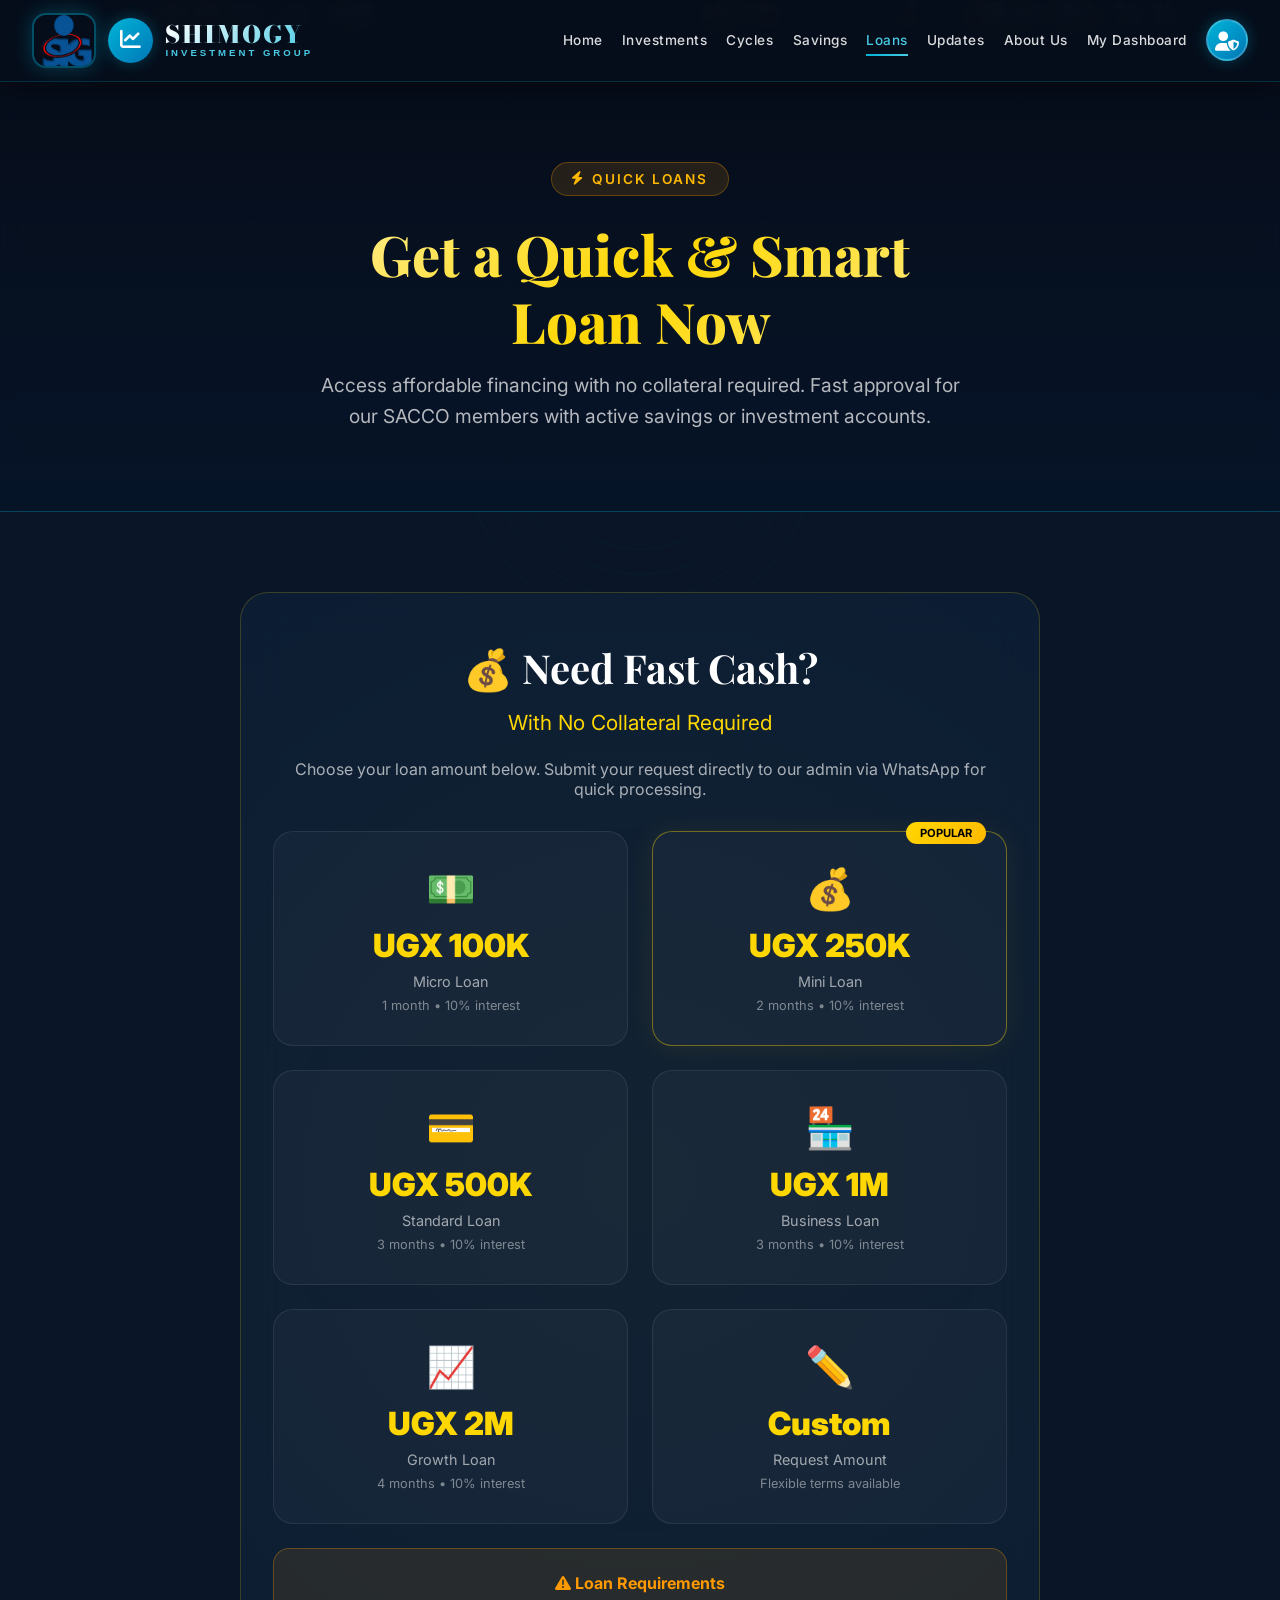
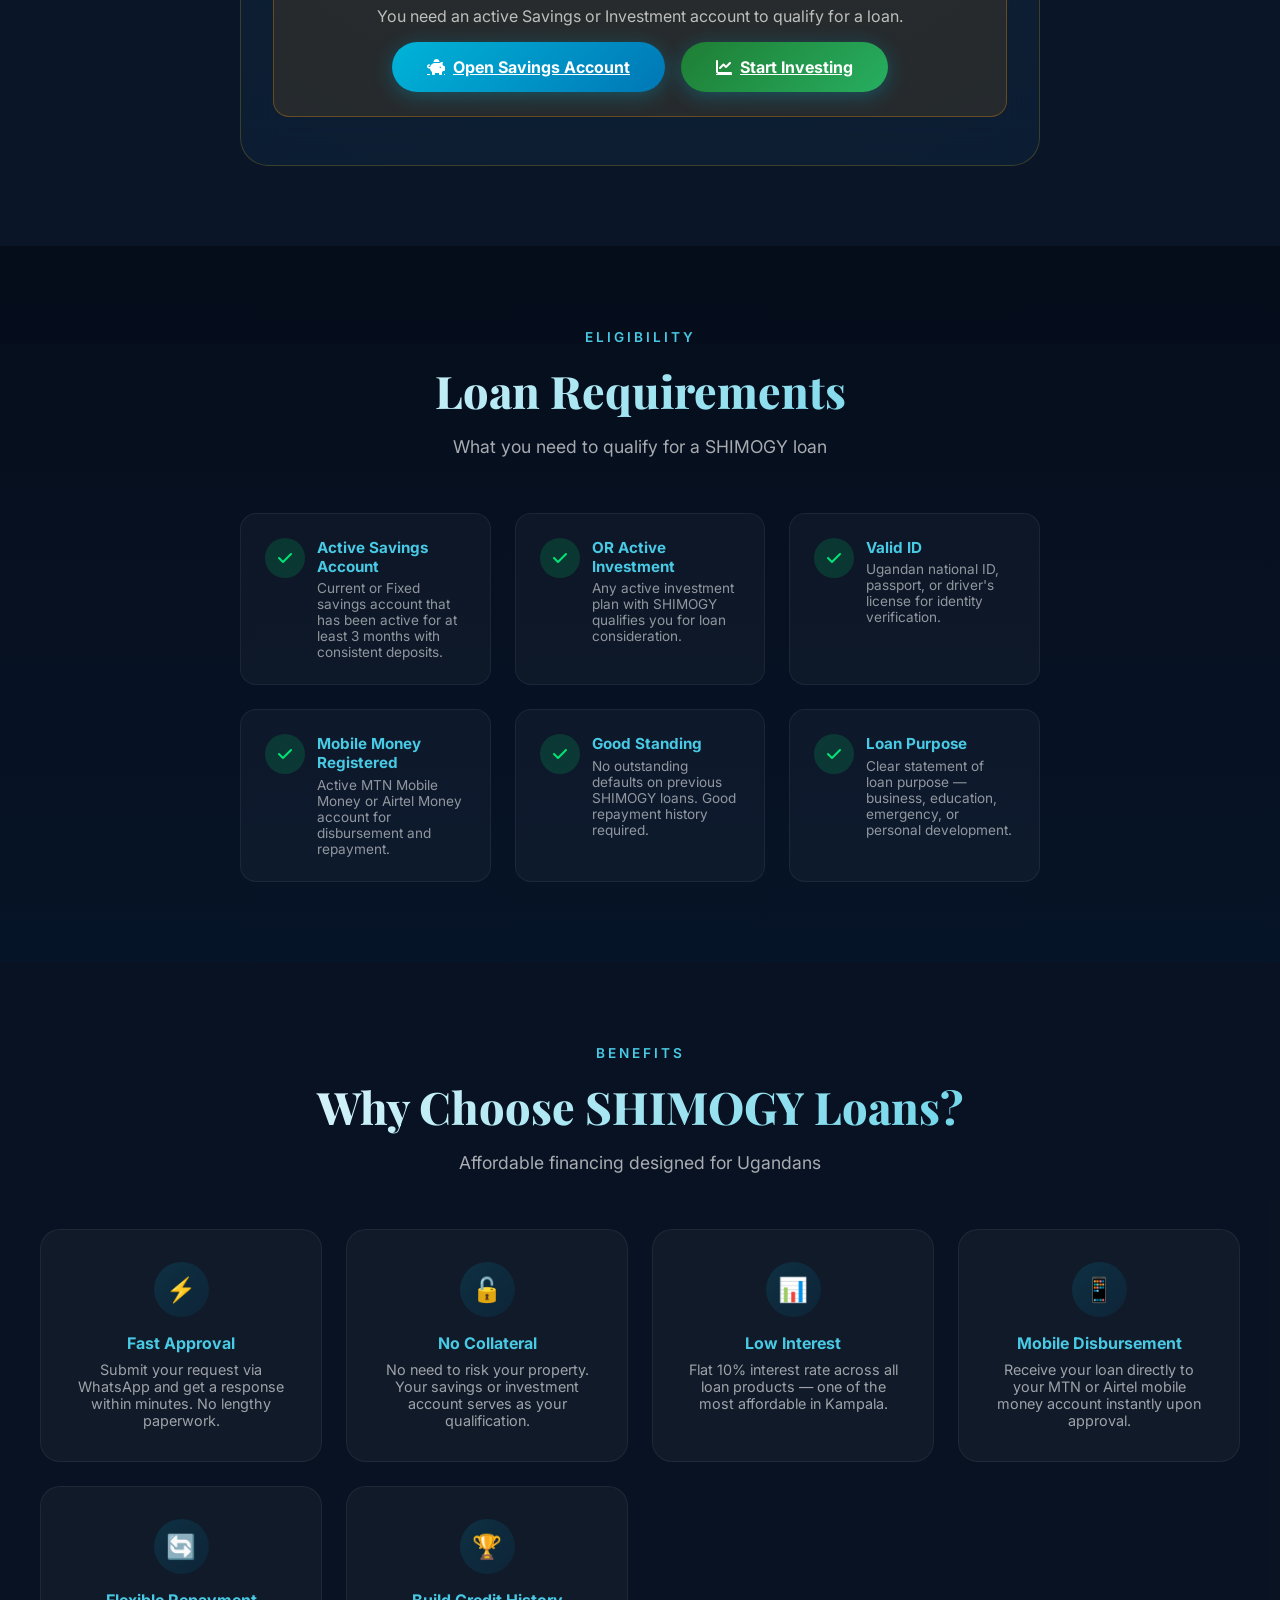
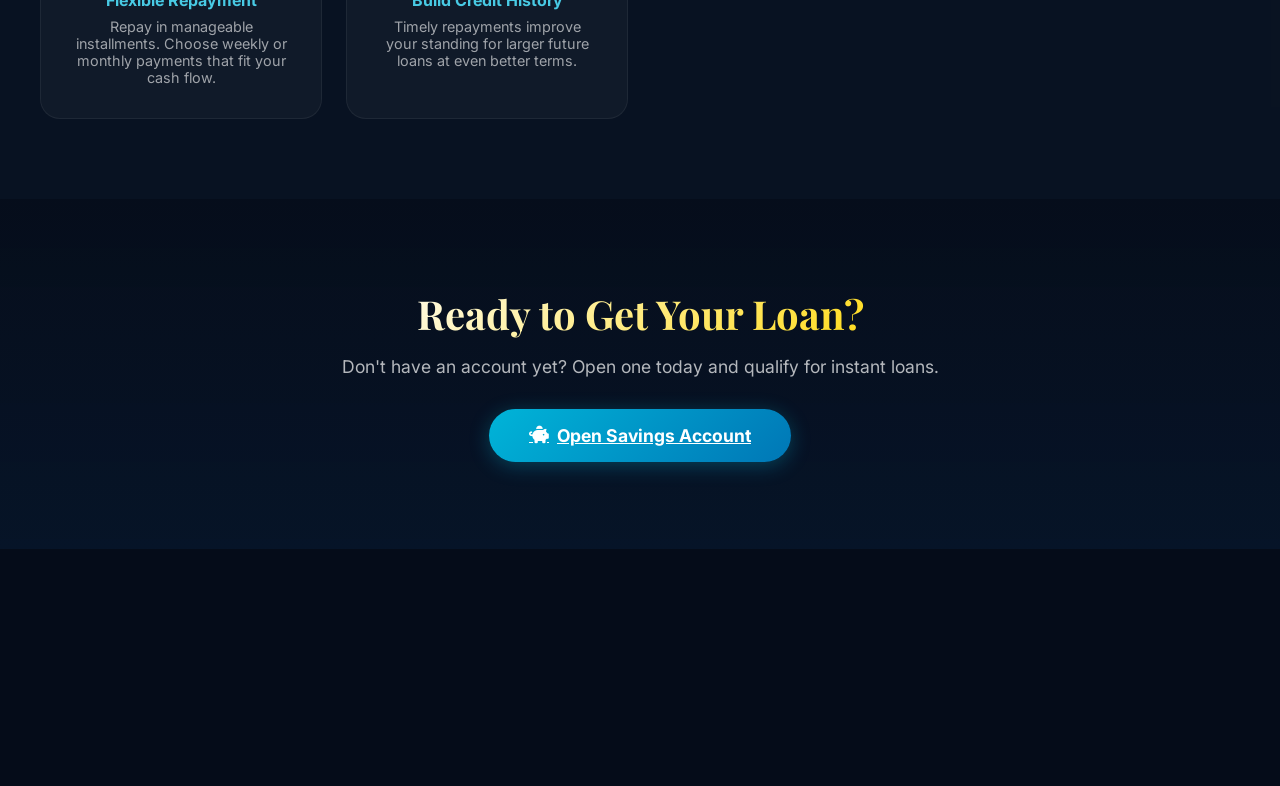
<file: loans.html>
<!DOCTYPE html>
<html lang="en">
<head>
    <meta charset="UTF-8">
    <meta name="viewport" content="width=device-width, initial-scale=1.0">
    <title>SHIMOGY | Loans - Quick & Smart Loans</title>
    <link href="https://fonts.googleapis.com/css2?family=Inter:opsz,wght@14..32,300;400;500;600;700;800;900&display=swap" rel="stylesheet">
    <link rel="stylesheet" href="https://cdnjs.cloudflare.com/ajax/libs/font-awesome/6.0.0-beta3/css/all.min.css">
    <link rel="stylesheet" href="style.css">
    <style>
        @import url('https://fonts.googleapis.com/css2?family=Bodoni+Moda:opsz,wght@6..96,700;6..96,800;6..96,900&display=swap');
        @import url('https://fonts.googleapis.com/css2?family=Playfair+Display:wght@700;800;900&display=swap');
        
        * {
            margin: 0;
            padding: 0;
            box-sizing: border-box;
        }

        body {
           
            background-size: cover !important;
            background-attachment: fixed !important;
            background-position: center !important;
            background-repeat: no-repeat !important;
            background-color: #0a1628 !important;
            font-family: 'Inter', sans-serif;
            color: white;
            min-height: 100vh;
            display: flex;
            flex-direction: column;
        }
        
        body::before, 
        body::after {
            display: none !important;
            content: none !important;
        }

        /* Water Ripple */
        .water-ripple {
            position: fixed;
            top: 50%;
            left: 50%;
            transform: translate(-50%, -50%);
            border-radius: 50%;
            border: 1px solid rgba(0, 180, 216, 0.04);
            animation: rippleExpand 6s infinite ease-out;
            z-index: 0;
            pointer-events: none;
        }
        .water-ripple:nth-child(1) { width: 400px; height: 400px; }
        .water-ripple:nth-child(2) { animation-delay: 1.2s; width: 350px; height: 350px; }
        .water-ripple:nth-child(3) { animation-delay: 2.4s; width: 300px; height: 300px; }
        .water-ripple:nth-child(4) { animation-delay: 3.6s; width: 250px; height: 250px; }
        .water-ripple:nth-child(5) { animation-delay: 4.8s; width: 200px; height: 200px; }

        @keyframes rippleExpand {
            0% { transform: translate(-50%, -50%) scale(0.3); opacity: 0.6; }
            100% { transform: translate(-50%, -50%) scale(4); opacity: 0; }
        }

        /* Floating currency particles */
        .currency-particles {
            position: fixed;
            top: 0;
            left: 0;
            width: 100%;
            height: 100%;
            z-index: 0;
            pointer-events: none;
            overflow: hidden;
        }

        .coin-particle {
            position: absolute;
            font-size: 1.5rem;
            animation: coinFloat 12s infinite linear;
            opacity: 0.3;
        }

        @keyframes coinFloat {
            0% { transform: translateY(100vh) rotate(0deg) translateX(0); opacity: 0; }
            10% { opacity: 0.4; }
            50% { transform: translateY(50vh) rotate(180deg) translateX(80px); opacity: 0.25; }
            90% { opacity: 0.4; }
            100% { transform: translateY(-10vh) rotate(360deg) translateX(-40px); opacity: 0; }
        }

        /* Navbar */
        .navbar {
            background: rgba(6, 13, 26, 0.94);
            backdrop-filter: blur(20px);
            padding: 0.8rem 2rem;
            position: sticky;
            top: 0;
            z-index: 1000;
            border-bottom: 1px solid rgba(0, 180, 216, 0.2);
            box-shadow: 0 4px 30px rgba(0, 0, 0, 0.5);
        }

        .nav-container {
            max-width: 1400px;
            margin: 0 auto;
            display: flex;
            justify-content: space-between;
            align-items: center;
            flex-wrap: wrap;
        }

        .logo-area {
            display: flex;
            align-items: center;
            gap: 12px;
            cursor: pointer;
            text-decoration: none;
        }

        .logo-area img {
            height: 55px;
            width: auto;
            border-radius: 14px;
            object-fit: cover;
            box-shadow: 0 0 20px rgba(0, 180, 216, 0.3);
            border: 2px solid rgba(0, 180, 216, 0.4);
        }

        .logo-placeholder {
            width: 45px;
            height: 45px;
            background: linear-gradient(135deg, #00b4d8, #0077b6);
            border-radius: 50%;
            display: flex;
            align-items: center;
            justify-content: center;
            font-size: 1.3rem;
            color: white;
            box-shadow: 0 0 15px rgba(0, 180, 216, 0.3);
        }

        .logo-text h1 {
            font-family: 'Bodoni Moda', serif;
            font-size: 1.5rem;
            font-weight: 900;
            background: linear-gradient(135deg, #ffffff, #48cae4);
            -webkit-background-clip: text;
            -webkit-text-fill-color: transparent;
            background-clip: text;
            line-height: 1;
            letter-spacing: 2px;
        }

        .logo-text p {
            font-size: 0.6rem;
            letter-spacing: 3px;
            color: #48cae4;
            font-weight: 600;
        }

        .nav-links {
            display: flex;
            gap: 1.2rem;
            align-items: center;
            flex-wrap: wrap;
        }

        .nav-links a {
            text-decoration: none;
            font-weight: 500;
            color: rgba(255, 255, 255, 0.85);
            transition: 0.3s;
            padding: 0.5rem 0;
            position: relative;
            font-size: 0.85rem;
            letter-spacing: 0.5px;
        }

        .nav-links a::after {
            content: '';
            position: absolute;
            bottom: 0;
            left: 0;
            width: 0%;
            height: 2px;
            background: linear-gradient(90deg, #00b4d8, #48cae4);
            transition: width 0.3s;
        }

        .nav-links a:hover::after,
        .nav-links a.active::after {
            width: 100%;
        }

        .nav-links a:hover,
        .nav-links a.active {
            color: #48cae4;
        }

        .account-icon {
            width: 42px;
            height: 42px;
            background: linear-gradient(135deg, #00b4d8, #0077b6);
            border-radius: 50%;
            display: flex;
            align-items: center;
            justify-content: center;
            cursor: pointer;
            transition: 0.3s;
            font-size: 1.2rem;
            color: white;
            box-shadow: 0 0 15px rgba(0, 180, 216, 0.3);
            border: 2px solid rgba(255, 255, 255, 0.2);
        }

        .account-icon:hover {
            transform: scale(1.1);
            box-shadow: 0 0 30px rgba(0, 180, 216, 0.6);
        }

        /* Page Header */
        .page-header {
            position: relative;
            padding: 5rem 2rem;
            text-align: center;
            z-index: 1;
            background: url('https://images.unsplash.com/photo-1579621970563-ebec7560ff3e?w=1920&h=600&fit=crop') center/cover no-repeat;
            background-attachment: fixed;
        }

        .page-header::before {
            content: '';
            position: absolute;
            top: 0;
            left: 0;
            width: 100%;
            height: 100%;
            background: linear-gradient(180deg, rgba(6, 13, 26, 0.9) 0%, rgba(6, 20, 40, 0.8) 100%);
            z-index: -1;
        }

        .page-header .header-tag {
            display: inline-flex;
            align-items: center;
            gap: 8px;
            background: rgba(255, 152, 0, 0.12);
            border: 1px solid rgba(255, 152, 0, 0.3);
            padding: 8px 20px;
            border-radius: 50px;
            color: #ffb800;
            font-size: 0.85rem;
            font-weight: 600;
            letter-spacing: 2px;
            text-transform: uppercase;
            margin-bottom: 1.5rem;
        }

        .page-header h1 {
            font-family: 'Playfair Display', serif;
            font-size: 3.5rem;
            font-weight: 800;
            background: linear-gradient(135deg, #ffffff 0%, #ffd700 50%, #ffffff 100%);
            -webkit-background-clip: text;
            -webkit-text-fill-color: transparent;
            background-clip: text;
            margin-bottom: 1rem;
            line-height: 1.2;
        }

        .page-header p {
            font-size: 1.2rem;
            color: rgba(255, 255, 255, 0.7);
            max-width: 650px;
            margin: 0 auto;
            line-height: 1.6;
        }

        /* Section Styles */
        .section-padding {
            padding: 5rem 2rem;
            position: relative;
            z-index: 1;
        }

        .section-nature-bg {
            padding: 5rem 2rem;
            position: relative;
            z-index: 1;
            background-size: cover;
            background-position: center;
            background-attachment: fixed;
        }

        .section-overlay {
            position: absolute;
            top: 0;
            left: 0;
            width: 100%;
            height: 100%;
            background: linear-gradient(180deg, rgba(6, 13, 26, 0.92) 0%, rgba(6, 20, 40, 0.85) 100%);
            z-index: 1;
        }

        .section-inner {
            position: relative;
            z-index: 2;
            max-width: 1200px;
            margin: 0 auto;
        }

        .section-header {
            text-align: center;
            margin-bottom: 3.5rem;
        }

        .section-header .section-tag {
            display: inline-block;
            color: #48cae4;
            font-size: 0.85rem;
            font-weight: 600;
            letter-spacing: 3px;
            text-transform: uppercase;
            margin-bottom: 1rem;
        }

        .section-header h2 {
            font-family: 'Playfair Display', serif;
            font-size: 2.8rem;
            font-weight: 800;
            margin-bottom: 1rem;
            background: linear-gradient(135deg, #ffffff, #48cae4);
            -webkit-background-clip: text;
            -webkit-text-fill-color: transparent;
            background-clip: text;
        }

        .section-header p {
            font-size: 1.1rem;
            color: rgba(255, 255, 255, 0.65);
            max-width: 600px;
            margin: 0 auto;
        }

        /* Loan Hero Card */
        .loan-hero-card {
            background: rgba(10, 40, 80, 0.3);
            backdrop-filter: blur(20px);
            border: 1px solid rgba(255, 215, 0, 0.2);
            border-radius: 28px;
            padding: 3rem 2rem;
            text-align: center;
            max-width: 800px;
            margin: 0 auto;
            position: relative;
            overflow: hidden;
        }

        .loan-hero-card::before {
            content: '';
            position: absolute;
            top: -50%;
            left: -50%;
            width: 200%;
            height: 200%;
            background: radial-gradient(circle, rgba(255, 215, 0, 0.04) 0%, transparent 70%);
            animation: rotateGlow 10s infinite linear;
        }

        @keyframes rotateGlow {
            from { transform: rotate(0deg); }
            to { transform: rotate(360deg); }
        }

        .loan-hero-card h2 {
            font-family: 'Playfair Display', serif;
            font-size: 2.5rem;
            margin-bottom: 1rem;
            position: relative;
        }

        .loan-hero-card .no-collateral {
            font-size: 1.3rem;
            color: #ffd700;
            margin-bottom: 1.5rem;
            position: relative;
        }

        /* Loan Amount Cards Grid */
        .loan-cards-grid {
            display: grid;
            grid-template-columns: repeat(auto-fit, minmax(250px, 1fr));
            gap: 1.5rem;
            max-width: 1000px;
            margin: 2rem auto 0;
        }

        .loan-amount-card {
            background: rgba(255, 255, 255, 0.03);
            border: 1px solid rgba(255, 255, 255, 0.08);
            border-radius: 20px;
            padding: 2rem 1.5rem;
            text-align: center;
            transition: all 0.3s;
            cursor: pointer;
            position: relative;
        }

        .loan-amount-card:hover {
            border-color: rgba(255, 215, 0, 0.4);
            background: rgba(255, 215, 0, 0.05);
            transform: translateY(-5px);
            box-shadow: 0 15px 30px rgba(0, 0, 0, 0.3);
        }

        .loan-amount-card.popular {
            border-color: rgba(255, 215, 0, 0.4);
            box-shadow: 0 0 30px rgba(255, 215, 0, 0.08);
        }

        .loan-amount-card .popular-badge {
            position: absolute;
            top: -10px;
            right: 20px;
            background: linear-gradient(135deg, #ffd700, #ffb800);
            color: #000;
            padding: 4px 14px;
            border-radius: 20px;
            font-size: 0.7rem;
            font-weight: 700;
        }

        .loan-amount-card .loan-icon {
            font-size: 2.5rem;
            margin-bottom: 0.8rem;
        }

        .loan-amount-card .loan-amount-display {
            font-size: 2rem;
            font-weight: 900;
            color: #ffd700;
        }

        .loan-amount-card .loan-type-label {
            font-size: 0.9rem;
            color: rgba(255, 255, 255, 0.6);
            margin: 0.5rem 0;
        }

        .loan-amount-card .loan-details {
            font-size: 0.8rem;
            color: rgba(255, 255, 255, 0.45);
        }

        /* Requirements Section */
        .requirements-grid {
            display: grid;
            grid-template-columns: repeat(auto-fit, minmax(250px, 1fr));
            gap: 1.5rem;
            max-width: 800px;
            margin: 0 auto;
        }

        .requirement-card {
            background: rgba(255, 255, 255, 0.03);
            border: 1px solid rgba(255, 255, 255, 0.06);
            border-radius: 16px;
            padding: 1.5rem;
            display: flex;
            align-items: flex-start;
            gap: 12px;
            transition: all 0.3s;
        }

        .requirement-card:hover {
            border-color: rgba(0, 180, 216, 0.3);
            background: rgba(0, 180, 216, 0.04);
        }

        .requirement-card .req-icon {
            width: 40px;
            height: 40px;
            background: rgba(0, 230, 118, 0.15);
            border-radius: 50%;
            display: flex;
            align-items: center;
            justify-content: center;
            font-size: 1rem;
            color: #00e676;
            flex-shrink: 0;
        }

        .requirement-card .req-text h4 {
            color: #48cae4;
            font-size: 0.95rem;
            margin-bottom: 0.3rem;
        }

        .requirement-card .req-text p {
            color: rgba(255, 255, 255, 0.55);
            font-size: 0.85rem;
        }

        /* Benefits */
        .benefits-grid {
            display: grid;
            grid-template-columns: repeat(auto-fit, minmax(250px, 1fr));
            gap: 1.5rem;
        }

        .benefit-card {
            background: rgba(255, 255, 255, 0.03);
            border: 1px solid rgba(255, 255, 255, 0.06);
            border-radius: 20px;
            padding: 2rem;
            text-align: center;
            transition: all 0.3s;
        }

        .benefit-card:hover {
            border-color: rgba(0, 180, 216, 0.3);
            transform: translateY(-5px);
        }

        .benefit-card .benefit-icon {
            width: 55px;
            height: 55px;
            background: linear-gradient(135deg, rgba(0, 180, 216, 0.15), rgba(0, 119, 182, 0.1));
            border-radius: 50%;
            display: flex;
            align-items: center;
            justify-content: center;
            margin: 0 auto 1rem;
            font-size: 1.5rem;
        }

        .benefit-card h4 {
            color: #48cae4;
            margin-bottom: 0.5rem;
        }

        .benefit-card p {
            color: rgba(255, 255, 255, 0.6);
            font-size: 0.9rem;
        }

        /* Buttons */
        .btn-primary {
            background: linear-gradient(135deg, #00b4d8, #0077b6);
            border: none;
            padding: 15px 35px;
            border-radius: 50px;
            font-weight: 700;
            font-size: 1rem;
            color: white;
            cursor: pointer;
            transition: all 0.3s;
            display: inline-flex;
            align-items: center;
            gap: 8px;
            box-shadow: 0 4px 20px rgba(0, 180, 216, 0.3);
            justify-content: center;
            position: relative;
            z-index: 10;
        }

        .btn-primary:hover {
            transform: translateY(-3px);
            box-shadow: 0 10px 30px rgba(0, 180, 216, 0.5);
        }

        .btn-whatsapp {
            background: linear-gradient(135deg, #25D366, #128C7E);
            border: none;
            padding: 15px 35px;
            border-radius: 50px;
            font-weight: 700;
            font-size: 1rem;
            color: white;
            cursor: pointer;
            transition: all 0.3s;
            display: inline-flex;
            align-items: center;
            gap: 8px;
            box-shadow: 0 4px 20px rgba(37, 211, 102, 0.3);
            animation: whatsappPulse 2.5s infinite;
            flex: 1;
            justify-content: center;
            position: relative;
            z-index: 10;
        }

        @keyframes whatsappPulse {
            0%, 100% { box-shadow: 0 4px 20px rgba(37, 211, 102, 0.3); }
            50% { box-shadow: 0 8px 35px rgba(37, 211, 102, 0.6); }
        }

        .btn-whatsapp:hover {
            transform: translateY(-3px);
            box-shadow: 0 10px 30px rgba(37, 211, 102, 0.5);
        }

        .btn-outline-light {
            background: transparent;
            border: 1px solid rgba(0, 180, 216, 0.4);
            padding: 12px 30px;
            border-radius: 50px;
            font-weight: 600;
            font-size: 0.9rem;
            color: rgba(255, 255, 255, 0.7);
            cursor: pointer;
            transition: all 0.3s;
            flex: 1;
            text-align: center;
        }

        .btn-outline-light:hover {
            background: rgba(0, 180, 216, 0.1);
            border-color: #48cae4;
            color: white;
        }

        /* Modal */
        .modal-overlay {
            position: fixed;
            top: 0;
            left: 0;
            width: 100%;
            height: 100%;
            background: rgba(6, 13, 26, 0.96);
            backdrop-filter: blur(20px);
            display: flex;
            align-items: center;
            justify-content: center;
            z-index: 10000;
            visibility: hidden;
            opacity: 0;
            transition: 0.3s;
        }

        .modal-overlay.active {
            visibility: visible;
            opacity: 1;
        }

        .modal-content {
            background: linear-gradient(135deg, #0a1a35, #0d2247);
            border-radius: 28px;
            padding: 2.5rem;
            width: 90%;
            max-width: 520px;
            border: 1px solid rgba(0, 180, 216, 0.35);
            box-shadow: 0 30px 60px rgba(0, 0, 0, 0.6);
            max-height: 90vh;
            overflow-y: auto;
        }

        .modal-content h3 {
            color: #48cae4;
            margin-bottom: 1rem;
            font-size: 1.3rem;
            text-align: center;
            font-family: 'Playfair Display', serif;
        }

        .modal-content input,
        .modal-content select {
            width: 100%;
            padding: 13px 18px;
            margin: 8px 0;
            border-radius: 50px;
            border: 1px solid rgba(0, 180, 216, 0.3);
            background: rgba(255, 255, 255, 0.04);
            color: white;
            font-weight: 500;
            outline: none;
            transition: all 0.3s;
            font-size: 0.95rem;
        }

        .modal-content select {
            appearance: none;
            cursor: pointer;
        }

        .modal-content select option {
            background: #0a1a35;
            color: white;
        }

        .modal-content input:focus,
        .modal-content select:focus {
            border-color: #00b4d8;
            background: rgba(255, 255, 255, 0.07);
        }

        .modal-content input::placeholder {
            color: rgba(255, 255, 255, 0.3);
        }

        .loan-summary-box {
            background: rgba(255, 215, 0, 0.06);
            border: 1px solid rgba(255, 215, 0, 0.2);
            border-radius: 16px;
            padding: 1rem;
            text-align: center;
            margin: 0.8rem 0;
        }

        .loan-summary-box .selected-amount {
            font-size: 1.8rem;
            font-weight: 900;
            color: #ffd700;
        }

        .whatsapp-info {
            background: rgba(37, 211, 102, 0.08);
            border: 1px solid rgba(37, 211, 102, 0.25);
            border-radius: 14px;
            padding: 0.8rem;
            text-align: center;
            font-size: 0.8rem;
            color: rgba(255, 255, 255, 0.65);
            margin: 1rem 0;
        }

        /* No Account Message */
        .no-account-alert {
            background: rgba(255, 152, 0, 0.1);
            border: 1px solid rgba(255, 152, 0, 0.3);
            border-radius: 16px;
            padding: 1.5rem;
            text-align: center;
            margin-top: 1.5rem;
        }

        .no-account-alert h4 {
            color: #ff9800;
            margin-bottom: 0.8rem;
        }

        /* Footer */
        footer {
            background: rgba(6, 13, 26, 0.96);
            backdrop-filter: blur(20px);
            padding: 3rem 2rem;
            text-align: center;
            border-top: 1px solid rgba(0, 180, 216, 0.2);
            position: relative;
            z-index: 1;
            margin-top: auto;
        }

        .footer-grid {
            display: grid;
            grid-template-columns: repeat(auto-fit, minmax(200px, 1fr));
            gap: 2rem;
            max-width: 1000px;
            margin: 0 auto 2rem;
        }

        .icons {
            display: flex;
            gap: 15px;
            justify-content: center;
            font-size: 22px;
        }

        .icons a {
            color: rgba(255, 255, 255, 0.55);
            transition: 0.3s;
        }

        .icons a:hover {
            color: #48cae4;
            transform: scale(1.2);
        }

        /* Responsive */
        @media (max-width: 768px) {
            .page-header h1 { font-size: 2.2rem; }
            .section-header h2 { font-size: 2rem; }
            .loan-hero-card h2 { font-size: 1.8rem; }
            .section-padding, .section-nature-bg { padding: 3rem 1rem; }
            .nav-container { flex-direction: column; gap: 0.8rem; }
            .nav-links { gap: 0.8rem; justify-content: center; }
            .loan-cards-grid { grid-template-columns: repeat(2, 1fr); }
        }

        @media (max-width: 480px) {
            .loan-cards-grid { grid-template-columns: 1fr; }
        }
    </style>
</head>
<body>

<!-- Background Effects -->
<div class="currency-particles" id="currencyParticles"></div>
<div class="water-ripple"></div><div class="water-ripple"></div><div class="water-ripple"></div><div class="water-ripple"></div><div class="water-ripple"></div>

<!-- Navbar -->
<div class="navbar">
    <div class="nav-container">
        <div class="logo-area" onclick="location.href='index.html'">
            <img src="images/logobg.png" alt="SHIMOGY Logo">
            <div class="logo-placeholder"><i class="fas fa-chart-line"></i></div>
            <div class="logo-text"><h1>SHIMOGY</h1><p>INVESTMENT GROUP</p></div>
        </div>
        <div class="nav-links">
            <a href="index.html">Home</a>
            <a href="investments.html">Investments</a>
            <a href="cycles.html">Cycles</a>
            <a href="savings.html">Savings</a>
            <a href="loans.html" class="active">Loans</a>
            <a href="updates.html">Updates</a>
            <a href="about.html">About Us</a>
            <a href="dashboard.html">My Dashboard</a>
            <div class="account-icon" id="accessBtn"><i class="fas fa-user-shield"></i></div>
        </div>
    </div>
</div>

<!-- Page Header -->
<div class="page-header">
    <div class="header-tag">
        <i class="fas fa-bolt"></i> Quick Loans
    </div>
    <h1>Get a Quick & Smart<br>Loan Now</h1>
    <p>Access affordable financing with no collateral required. Fast approval for our SACCO members with active savings or investment accounts.</p>
</div>

<!-- Main Loan Section -->
<div class="section-padding">
    <div class="section-inner">
        <div class="loan-hero-card">
            <h2>💰 Need Fast Cash?</h2>
            <p class="no-collateral">With No Collateral Required</p>
            <p style="color: rgba(255,255,255,0.65); margin-bottom: 1.5rem; position: relative;">
                Choose your loan amount below. Submit your request directly to our admin via WhatsApp for quick processing.
            </p>

            <!-- Loan Amount Cards -->
            <div class="loan-cards-grid">
                <div class="loan-amount-card loan-card-btn" data-amount="100000" data-label="Micro Loan" data-duration="1 month">
                    <div class="loan-icon">💵</div>
                    <div class="loan-amount-display">UGX 100K</div>
                    <div class="loan-type-label">Micro Loan</div>
                    <div class="loan-details">1 month • 10% interest</div>
                </div>
                <div class="loan-amount-card loan-card-btn popular" data-amount="250000" data-label="Mini Loan" data-duration="2 months">
                    <div class="popular-badge">POPULAR</div>
                    <div class="loan-icon">💰</div>
                    <div class="loan-amount-display">UGX 250K</div>
                    <div class="loan-type-label">Mini Loan</div>
                    <div class="loan-details">2 months • 10% interest</div>
                </div>
                <div class="loan-amount-card loan-card-btn" data-amount="500000" data-label="Standard Loan" data-duration="3 months">
                    <div class="loan-icon">💳</div>
                    <div class="loan-amount-display">UGX 500K</div>
                    <div class="loan-type-label">Standard Loan</div>
                    <div class="loan-details">3 months • 10% interest</div>
                </div>
                <div class="loan-amount-card loan-card-btn" data-amount="1000000" data-label="Business Loan" data-duration="3 months">
                    <div class="loan-icon">🏪</div>
                    <div class="loan-amount-display">UGX 1M</div>
                    <div class="loan-type-label">Business Loan</div>
                    <div class="loan-details">3 months • 10% interest</div>
                </div>
                <div class="loan-amount-card loan-card-btn" data-amount="2000000" data-label="Growth Loan" data-duration="4 months">
                    <div class="loan-icon">📈</div>
                    <div class="loan-amount-display">UGX 2M</div>
                    <div class="loan-type-label">Growth Loan</div>
                    <div class="loan-details">4 months • 10% interest</div>
                </div>
                <div class="loan-amount-card custom-loan-btn">
                    <div class="loan-icon">✏️</div>
                    <div class="loan-amount-display">Custom</div>
                    <div class="loan-type-label">Request Amount</div>
                    <div class="loan-details">Flexible terms available</div>
                </div>
            </div>

            <!-- No Account Alert -->
            <div class="no-account-alert">
                <h4><i class="fas fa-exclamation-triangle"></i> Loan Requirements</h4>
                <p style="color: rgba(255,255,255,0.7); margin-bottom: 1rem;">
                    You need an active Savings or Investment account to qualify for a loan.
                </p>
                <div style="display: flex; gap: 1rem; justify-content: center; flex-wrap: wrap;">
                    <a href="savings.html" class="btn-primary" style="width: auto;">
                        <i class="fas fa-piggy-bank"></i> Open Savings Account
                    </a>
                    <a href="investments.html" class="btn-primary" style="width: auto; background: linear-gradient(135deg, #1e7e34, #27ae60);">
                        <i class="fas fa-chart-line"></i> Start Investing
                    </a>
                </div>
            </div>
        </div>
    </div>
</div>

<!-- Requirements Section -->
<div class="section-nature-bg" style="background-image: url('https://images.unsplash.com/photo-1450101499163-c8848c66ca85?w=1920&h=800&fit=crop');">
    <div class="section-overlay"></div>
    <div class="section-inner">
        <div class="section-header">
            <div class="section-tag">Eligibility</div>
            <h2>Loan Requirements</h2>
            <p>What you need to qualify for a SHIMOGY loan</p>
        </div>
        <div class="requirements-grid">
            <div class="requirement-card">
                <div class="req-icon"><i class="fas fa-check"></i></div>
                <div class="req-text">
                    <h4>Active Savings Account</h4>
                    <p>Current or Fixed savings account that has been active for at least 3 months with consistent deposits.</p>
                </div>
            </div>
            <div class="requirement-card">
                <div class="req-icon"><i class="fas fa-check"></i></div>
                <div class="req-text">
                    <h4>OR Active Investment</h4>
                    <p>Any active investment plan with SHIMOGY qualifies you for loan consideration.</p>
                </div>
            </div>
            <div class="requirement-card">
                <div class="req-icon"><i class="fas fa-check"></i></div>
                <div class="req-text">
                    <h4>Valid ID</h4>
                    <p>Ugandan national ID, passport, or driver's license for identity verification.</p>
                </div>
            </div>
            <div class="requirement-card">
                <div class="req-icon"><i class="fas fa-check"></i></div>
                <div class="req-text">
                    <h4>Mobile Money Registered</h4>
                    <p>Active MTN Mobile Money or Airtel Money account for disbursement and repayment.</p>
                </div>
            </div>
            <div class="requirement-card">
                <div class="req-icon"><i class="fas fa-check"></i></div>
                <div class="req-text">
                    <h4>Good Standing</h4>
                    <p>No outstanding defaults on previous SHIMOGY loans. Good repayment history required.</p>
                </div>
            </div>
            <div class="requirement-card">
                <div class="req-icon"><i class="fas fa-check"></i></div>
                <div class="req-text">
                    <h4>Loan Purpose</h4>
                    <p>Clear statement of loan purpose — business, education, emergency, or personal development.</p>
                </div>
            </div>
        </div>
    </div>
</div>

<!-- Why Choose Our Loans -->
<div class="section-padding" style="background: rgba(0,0,0,0.15);">
    <div class="section-inner">
        <div class="section-header">
            <div class="section-tag">Benefits</div>
            <h2>Why Choose SHIMOGY Loans?</h2>
            <p>Affordable financing designed for Ugandans</p>
        </div>
        <div class="benefits-grid">
            <div class="benefit-card">
                <div class="benefit-icon">⚡</div>
                <h4>Fast Approval</h4>
                <p>Submit your request via WhatsApp and get a response within minutes. No lengthy paperwork.</p>
            </div>
            <div class="benefit-card">
                <div class="benefit-icon">🔓</div>
                <h4>No Collateral</h4>
                <p>No need to risk your property. Your savings or investment account serves as your qualification.</p>
            </div>
            <div class="benefit-card">
                <div class="benefit-icon">📊</div>
                <h4>Low Interest</h4>
                <p>Flat 10% interest rate across all loan products — one of the most affordable in Kampala.</p>
            </div>
            <div class="benefit-card">
                <div class="benefit-icon">📱</div>
                <h4>Mobile Disbursement</h4>
                <p>Receive your loan directly to your MTN or Airtel mobile money account instantly upon approval.</p>
            </div>
            <div class="benefit-card">
                <div class="benefit-icon">🔄</div>
                <h4>Flexible Repayment</h4>
                <p>Repay in manageable installments. Choose weekly or monthly payments that fit your cash flow.</p>
            </div>
            <div class="benefit-card">
                <div class="benefit-icon">🏆</div>
                <h4>Build Credit History</h4>
                <p>Timely repayments improve your standing for larger future loans at even better terms.</p>
            </div>
        </div>
    </div>
</div>

<!-- CTA Nature Section -->
<div class="section-nature-bg" style="background-image: url('https://images.unsplash.com/photo-1579621970563-ebec7560ff3e?w=1920&h=600&fit=crop'); min-height: 350px; display: flex; align-items: center;">
    <div class="section-overlay"></div>
    <div class="section-inner" style="text-align: center;">
        <h2 style="font-family: 'Playfair Display', serif; font-size: 2.5rem; margin-bottom: 1rem; background: linear-gradient(135deg, #ffffff, #ffd700); -webkit-background-clip: text; -webkit-text-fill-color: transparent; background-clip: text;">
            Ready to Get Your Loan?
        </h2>
        <p style="font-size: 1.1rem; color: rgba(255,255,255,0.7); margin-bottom: 2rem;">
            Don't have an account yet? Open one today and qualify for instant loans.
        </p>
        <a href="savings.html" class="btn-primary" style="width: auto; padding: 16px 40px; font-size: 1.1rem;">
            <i class="fas fa-piggy-bank"></i> Open Savings Account
        </a>
    </div>
</div>

<!-- LOAN MODAL -->
<div id="loanModal" class="modal-overlay">
    <div class="modal-content">
        <h3><i class="fas fa-hand-holding-usd"></i> Loan Request</h3>
        <p style="text-align: center; color: rgba(255,255,255,0.5); font-size: 0.85rem; margin-bottom: 0.8rem;">Fill in your details to request your loan</p>
        
        <!-- Selected Loan Summary -->
        <div class="loan-summary-box" id="loanSummaryBox">
            <p style="color: rgba(255,255,255,0.5); font-size: 0.8rem; margin-bottom: 0.3rem;">Selected Loan Amount</p>
            <div class="selected-amount" id="loanAmountDisplay">UGX 0</div>
            <p style="color: rgba(255,255,255,0.45); font-size: 0.75rem; margin-top: 0.3rem;" id="loanDurationDisplay"></p>
        </div>
        
        <input type="text" id="loanName" placeholder="Full Name (e.g., John Mukasa)">
        <input type="tel" id="loanPhone" placeholder="Phone Number (e.g., 0752259416)">
        <select id="loanAccountType">
            <option value="">Select your account type...</option>
            <option value="Current Savings Account">Current Savings Account</option>
            <option value="Fixed Deposit Account">Fixed Deposit Account</option>
            <option value="Investment Account">Investment Account</option>
        </select>
        <input type="text" id="loanPurpose" placeholder="Purpose of loan (e.g., Business expansion)">
        
        <div class="whatsapp-info">
            <i class="fab fa-whatsapp"></i>
            Your loan request will be sent to admin via <strong>WhatsApp (+256 752259416)</strong>
        </div>
        
        <div style="display: flex; gap: 1rem; margin-top: 1rem;">
            <button class="btn-outline-light loan-cancel-btn" style="flex: 1;">Cancel</button>
            <button class="btn-whatsapp loan-submit-btn" style="flex: 1;">
                <i class="fab fa-whatsapp"></i> Send Loan Request
            </button>
        </div>
        <p style="text-align: center; color: rgba(255,255,255,0.3); font-size: 0.7rem; margin-top: 0.8rem;">WhatsApp opens — just tap Send</p>
    </div>
</div>

<!-- ACCESS MODAL -->
<div id="accessModal" class="modal-overlay">
    <div class="modal-content">
        <h3><i class="fas fa-key"></i> Access Dashboard</h3>
        <p style="text-align:center; color: rgba(255,255,255,0.6); margin-bottom: 1.5rem;">Choose your login portal</p>
        <div style="display: flex; gap: 1rem; flex-wrap: wrap;">
            <button class="btn-primary" style="flex: 1;" onclick="location.href='admin.html'"><i class="fas fa-user-cog"></i> Admin</button>
            <button class="btn-primary" style="flex: 1; background: linear-gradient(135deg, #1e7e34, #27ae60);" onclick="location.href='dashboard.html'"><i class="fas fa-user"></i> Client</button>
        </div>
        <button class="btn-outline-light close-access-btn" style="margin-top: 1rem;">Close</button>
    </div>
</div>

<!-- Footer -->
<footer>
    <div class="footer-grid">
        <div><h3>📍 Location</h3><p>Kampala, Kawempe, Uganda</p></div>
        <div><h3>📱 Follow Us</h3><div class="icons"><a href="#"><i class="fab fa-facebook"></i></a><a href="#"><i class="fab fa-tiktok"></i></a><a href="#"><i class="fab fa-youtube"></i></a><a href="https://wa.me/256752259416"><i class="fab fa-whatsapp"></i></a><a href="#"><i class="fab fa-instagram"></i></a></div></div>
        <div><h3>📞 Contact Us</h3><p>0752259416</p><p>0746788042</p></div>
    </div>
    <p style="margin-top: 1.5rem; padding-top: 1.5rem; border-top: 1px solid rgba(255,255,255,0.08);">© 2026 Shimogy Investment Group - Partners for Life</p>
</footer>

<!-- JAVASCRIPT -->
<script>
    (function() {
        console.log('🚀 Loans page script starting...');
        
        const ADMIN_WHATSAPP = "256752259416";
        let currentLoanAmount = '';
        let currentLoanLabel = '';
        let currentLoanDuration = '';

        // Create currency particles
        function createCurrencyParticles() {
            const container = document.getElementById('currencyParticles');
            if (!container) return;
            const coins = ['💰', '💵', '💸', '🪙', '💎', '🏦'];
            for (let i = 0; i < 20; i++) {
                const particle = document.createElement('div');
                particle.classList.add('coin-particle');
                particle.textContent = coins[Math.floor(Math.random() * coins.length)];
                particle.style.left = Math.random() * 100 + '%';
                particle.style.animationDuration = (Math.random() * 12 + 8) + 's';
                particle.style.animationDelay = Math.random() * 8 + 's';
                container.appendChild(particle);
            }
        }

        // Open loan modal
        function openLoanModal(amount, label, duration) {
            console.log('Opening loan modal: ' + amount + ' - ' + label);
            currentLoanAmount = amount;
            currentLoanLabel = label;
            currentLoanDuration = duration;
            
            document.getElementById('loanAmountDisplay').textContent = 'UGX ' + parseInt(amount).toLocaleString();
            document.getElementById('loanDurationDisplay').textContent = label + ' • ' + duration + ' • 10% interest';
            document.getElementById('loanName').value = '';
            document.getElementById('loanPhone').value = '';
            document.getElementById('loanAccountType').value = '';
            document.getElementById('loanPurpose').value = '';
            document.getElementById('loanModal').classList.add('active');
        }

        // Open custom loan modal
        function openCustomLoanModal() {
            const amount = prompt("Enter the loan amount you need (UGX):", "500000");
            if (amount && !isNaN(amount.replace(/,/g, ''))) {
                const cleanAmount = amount.replace(/,/g, '');
                openLoanModal(cleanAmount, 'Custom Loan', 'Flexible terms');
            } else if (amount) {
                alert("⚠️ Please enter a valid number for the loan amount.");
            }
        }

        // Submit loan via WhatsApp
        function submitLoanRequest() {
            console.log('Submitting loan request...');
            
            const name = document.getElementById('loanName').value.trim();
            const phone = document.getElementById('loanPhone').value.trim();
            const accountType = document.getElementById('loanAccountType').value;
            const purpose = document.getElementById('loanPurpose').value.trim();
            
            if (!name || !phone) {
                alert("⚠️ Please fill in your full name and phone number.");
                return;
            }
            
            if (!accountType) {
                alert("⚠️ Please select your account type.");
                return;
            }
            
            if (!currentLoanAmount) {
                alert("⚠️ No loan amount selected.");
                return;
            }
            
            // Build WhatsApp message
            const message = '💰 *NEW LOAN REQUEST* 💰\n\n' +
                '👤 *Client Name:* ' + name + '\n' +
                '📞 *Phone Number:* ' + phone + '\n\n' +
                '━━━━━━━━━━━━━━━━━━━━\n' +
                '📋 *LOAN DETAILS*\n' +
                '━━━━━━━━━━━━━━━━━━━━\n\n' +
                '💵 *Loan Amount:* UGX ' + parseInt(currentLoanAmount).toLocaleString() + '\n' +
                '🏷️ *Loan Type:* ' + currentLoanLabel + '\n' +
                '⏱️ *Duration:* ' + currentLoanDuration + '\n' +
                '📊 *Interest:* 10% flat\n' +
                '💳 *Existing Account:* ' + accountType + '\n' +
                '🎯 *Purpose:* ' + (purpose || 'Not specified') + '\n' +
                '📅 *Request Date:* ' + new Date().toLocaleString() + '\n\n' +
                '━━━━━━━━━━━━━━━━━━━━\n' +
                '✅ *Status:* Pending Approval\n' +
                '━━━━━━━━━━━━━━━━━━━━\n\n' +
                '_Please verify client eligibility and process loan._';
            
            // Open WhatsApp
            const whatsappURL = 'https://wa.me/' + ADMIN_WHATSAPP + '?text=' + encodeURIComponent(message);
            console.log('Opening WhatsApp: ' + whatsappURL);
            window.open(whatsappURL, '_blank');
            
            // Close modal
            document.getElementById('loanModal').classList.remove('active');
            
            alert('✅ Loan request sent!\n\nYour loan request for UGX ' + parseInt(currentLoanAmount).toLocaleString() + ' has been sent to admin via WhatsApp.\n\nAdmin will call ' + phone + ' to process your loan.');
        }

        // Close loan modal
        function closeLoanModal() {
            document.getElementById('loanModal').classList.remove('active');
        }

        // Access modal
        function showAccessModal() {
            document.getElementById('accessModal').classList.add('active');
        }

        function closeAccessModal() {
            document.getElementById('accessModal').classList.remove('active');
        }

        // Initialize
        function init() {
            console.log('🔧 Initializing loans page...');
            
            createCurrencyParticles();
            
            // Attach to loan amount cards
            document.querySelectorAll('.loan-card-btn').forEach(function(card) {
                card.addEventListener('click', function() {
                    const amount = this.getAttribute('data-amount');
                    const label = this.getAttribute('data-label');
                    const duration = this.getAttribute('data-duration');
                    openLoanModal(amount, label, duration);
                });
            });
            
            // Attach to custom loan button
            const customBtn = document.querySelector('.custom-loan-btn');
            if (customBtn) {
                customBtn.addEventListener('click', openCustomLoanModal);
            }
            
            // Attach to submit button
            const submitBtn = document.querySelector('.loan-submit-btn');
            if (submitBtn) {
                submitBtn.addEventListener('click', submitLoanRequest);
            }
            
            // Attach to cancel button
            const cancelBtn = document.querySelector('.loan-cancel-btn');
            if (cancelBtn) {
                cancelBtn.addEventListener('click', closeLoanModal);
            }
            
            // Access modal
            const accessBtn = document.getElementById('accessBtn');
            if (accessBtn) {
                accessBtn.addEventListener('click', showAccessModal);
            }
            
            const closeAccessBtn = document.querySelector('.close-access-btn');
            if (closeAccessBtn) {
                closeAccessBtn.addEventListener('click', closeAccessModal);
            }
            
            // Close modals on outside click
            document.getElementById('loanModal').addEventListener('click', function(e) {
                if (e.target === this) closeLoanModal();
            });
            
            document.getElementById('accessModal').addEventListener('click', function(e) {
                if (e.target === this) closeAccessModal();
            });
            
            console.log('✅ Loans page fully initialized!');
        }

        if (document.readyState === 'loading') {
            document.addEventListener('DOMContentLoaded', init);
        } else {
            init();
        }
    })();
</script>

</body>
</html>
</file>
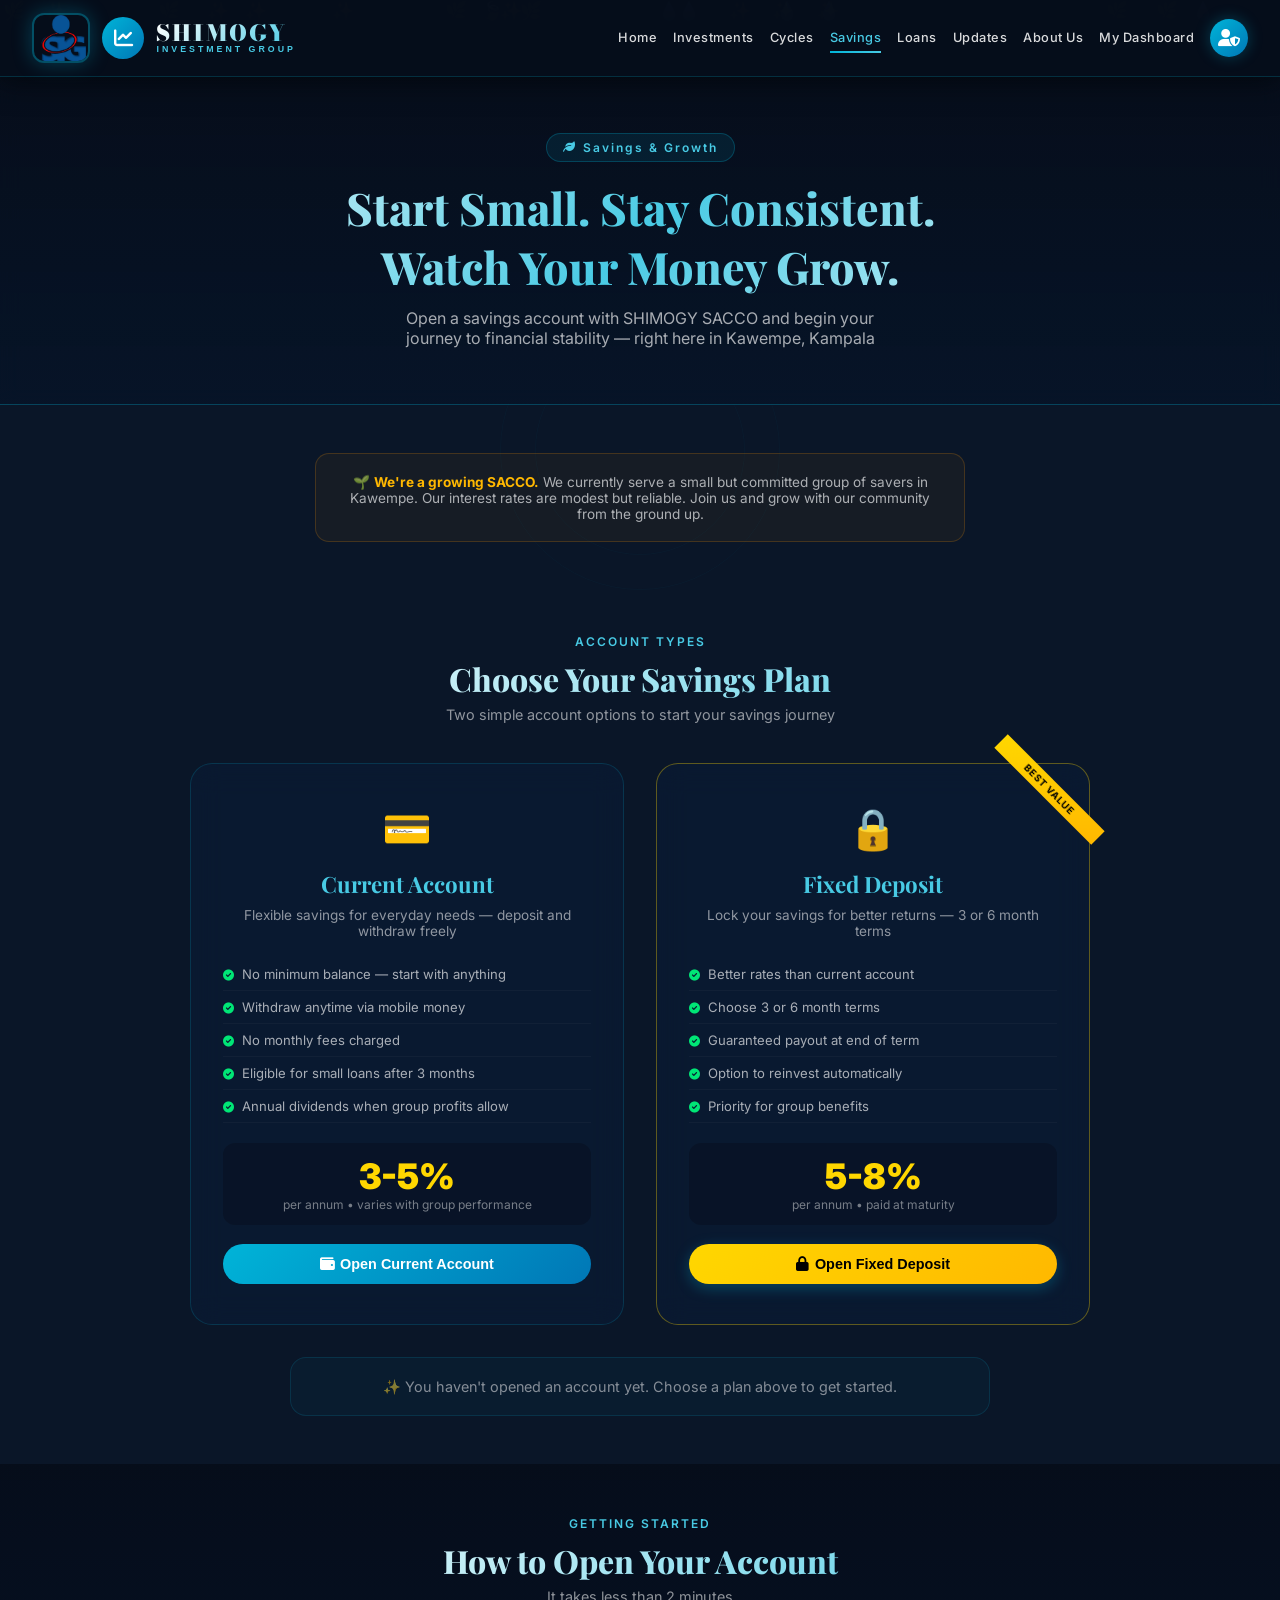
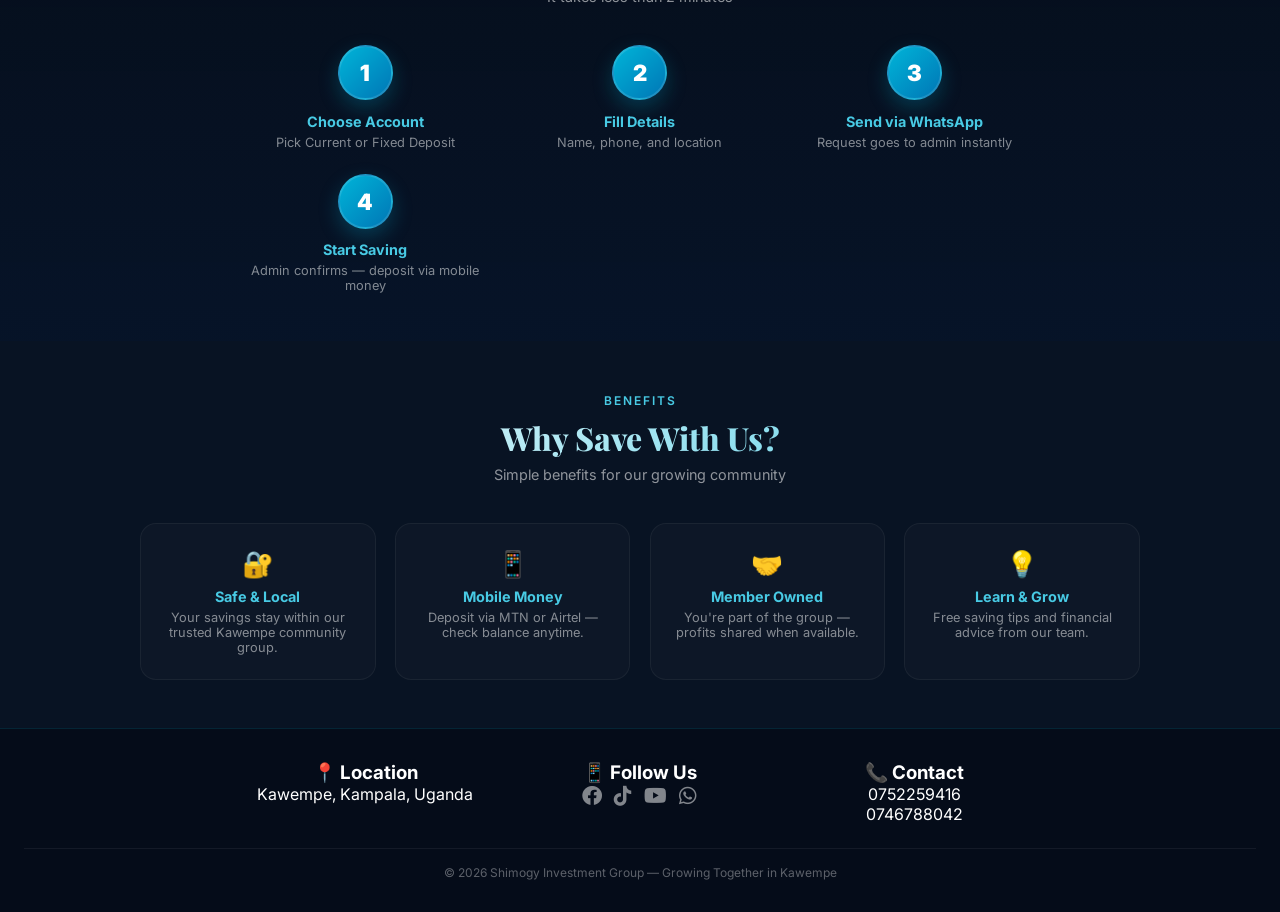
<file: savings.html>
<!DOCTYPE html>
<html lang="en">
<head>
    <meta charset="UTF-8">
    <meta name="viewport" content="width=device-width, initial-scale=1.0">
    <title>SHIMOGY | Savings - Start Your Wealth Journey</title>
    <link href="https://fonts.googleapis.com/css2?family=Inter:opsz,wght@14..32,300;400;500;600;700;800;900&display=swap" rel="stylesheet">
    <link rel="stylesheet" href="https://cdnjs.cloudflare.com/ajax/libs/font-awesome/6.0.0-beta3/css/all.min.css">
    <link rel="stylesheet" href="style.css">
    <style>
        @import url('https://fonts.googleapis.com/css2?family=Bodoni+Moda:opsz,wght@6..96,700;6..96,800;6..96,900&display=swap');
        @import url('https://fonts.googleapis.com/css2?family=Playfair+Display:wght@700;800;900&display=swap');
        
        * { margin: 0; padding: 0; box-sizing: border-box; }

        body {
           
            background-size: cover;
            background-attachment: fixed;
            background-position: center;
            background-repeat: no-repeat;
            background-color: #0a1628;
            font-family: 'Inter', sans-serif;
            color: white;
            min-height: 100vh;
            display: flex;
            flex-direction: column;
        }

        /* Nature particles */
        .nature-particles {
            position: fixed; top: 0; left: 0; width: 100%; height: 100%;
            z-index: 0; pointer-events: none; overflow: hidden;
        }
        .leaf-particle {
            position: absolute; animation: leafFloat 15s infinite linear; opacity: 0.3; font-size: 1.1rem;
        }
        @keyframes leafFloat {
            0% { transform: translateY(100vh) rotate(0deg) translateX(0); opacity: 0; }
            10% { opacity: 0.4; }
            50% { transform: translateY(50vh) rotate(180deg) translateX(80px); opacity: 0.25; }
            90% { opacity: 0.4; }
            100% { transform: translateY(-10vh) rotate(360deg) translateX(-40px); opacity: 0; }
        }

        /* Water ripple */
        .water-ripple {
            position: fixed; top: 50%; left: 50%; transform: translate(-50%, -50%);
            border-radius: 50%; border: 1px solid rgba(0, 180, 216, 0.03);
            animation: rippleExpand 6s infinite ease-out; z-index: 0; pointer-events: none;
        }
        .water-ripple:nth-child(1) { width: 350px; height: 350px; }
        .water-ripple:nth-child(2) { animation-delay: 1.2s; width: 280px; height: 280px; }
        .water-ripple:nth-child(3) { animation-delay: 2.4s; width: 210px; height: 210px; }
        @keyframes rippleExpand {
            0% { transform: translate(-50%, -50%) scale(0.4); opacity: 0.5; }
            100% { transform: translate(-50%, -50%) scale(3.5); opacity: 0; }
        }

        /* Navbar */
        .navbar {
            background: rgba(6, 13, 26, 0.94); backdrop-filter: blur(20px);
            padding: 0.8rem 2rem; position: sticky; top: 0; z-index: 1000;
            border-bottom: 1px solid rgba(0, 180, 216, 0.2); box-shadow: 0 4px 30px rgba(0, 0, 0, 0.5);
        }
        .nav-container {
            max-width: 1400px; margin: 0 auto; display: flex;
            justify-content: space-between; align-items: center; flex-wrap: wrap;
        }
        .logo-area { display: flex; align-items: center; gap: 12px; cursor: pointer; text-decoration: none; }
        .logo-area img { height: 50px; width: auto; border-radius: 12px; object-fit: cover; box-shadow: 0 0 20px rgba(0, 180, 216, 0.3); border: 2px solid rgba(0, 180, 216, 0.4); }
        .logo-placeholder { width: 42px; height: 42px; background: linear-gradient(135deg, #00b4d8, #0077b6); border-radius: 50%; display: flex; align-items: center; justify-content: center; font-size: 1.2rem; color: white; }
        .logo-text h1 { font-family: 'Bodoni Moda', serif; font-size: 1.4rem; font-weight: 900; background: linear-gradient(135deg, #ffffff, #48cae4); -webkit-background-clip: text; -webkit-text-fill-color: transparent; background-clip: text; line-height: 1; letter-spacing: 2px; }
        .logo-text p { font-size: 0.55rem; letter-spacing: 3px; color: #48cae4; font-weight: 600; }
        .nav-links { display: flex; gap: 1rem; align-items: center; flex-wrap: wrap; }
        .nav-links a { text-decoration: none; font-weight: 500; color: rgba(255, 255, 255, 0.85); transition: 0.3s; padding: 0.5rem 0; position: relative; font-size: 0.8rem; letter-spacing: 0.5px; }
        .nav-links a::after { content: ''; position: absolute; bottom: 0; left: 0; width: 0%; height: 2px; background: linear-gradient(90deg, #00b4d8, #48cae4); transition: width 0.3s; }
        .nav-links a:hover::after, .nav-links a.active::after { width: 100%; }
        .nav-links a:hover, .nav-links a.active { color: #48cae4; }
        .account-icon { width: 38px; height: 38px; background: linear-gradient(135deg, #00b4d8, #0077b6); border-radius: 50%; display: flex; align-items: center; justify-content: center; cursor: pointer; transition: 0.3s; font-size: 1.1rem; color: white; }
        .account-icon:hover { transform: scale(1.1); }

        /* Page Header */
        .page-header {
            position: relative; padding: 3.5rem 2rem; text-align: center; z-index: 1;
            background: url('https://images.unsplash.com/photo-1507525428034-b723cf961d3e?w=1920&h=500&fit=crop') center/cover no-repeat;
            background-attachment: fixed;
        }
        .page-header::before { content: ''; position: absolute; top: 0; left: 0; width: 100%; height: 100%; background: linear-gradient(180deg, rgba(6, 13, 26, 0.9) 0%, rgba(6, 20, 40, 0.78) 100%); z-index: -1; }
        .page-header .header-tag { display: inline-flex; align-items: center; gap: 6px; background: rgba(0, 180, 216, 0.1); border: 1px solid rgba(0, 180, 216, 0.25); padding: 6px 16px; border-radius: 50px; color: #48cae4; font-size: 0.75rem; font-weight: 600; letter-spacing: 2px; margin-bottom: 1rem; }
        .page-header h1 { font-family: 'Playfair Display', serif; font-size: 2.8rem; font-weight: 800; background: linear-gradient(135deg, #ffffff 0%, #48cae4 50%, #ffffff 100%); -webkit-background-clip: text; -webkit-text-fill-color: transparent; background-clip: text; margin-bottom: 0.8rem; }
        .page-header p { font-size: 1rem; color: rgba(255, 255, 255, 0.65); max-width: 500px; margin: 0 auto; }

        /* Sections */
        .section-padding { padding: 3rem 1.5rem; position: relative; z-index: 1; }
        .section-bg { padding: 3rem 1.5rem; position: relative; z-index: 1; background-size: cover; background-position: center; background-attachment: fixed; }
        .section-overlay { position: absolute; top: 0; left: 0; width: 100%; height: 100%; background: linear-gradient(180deg, rgba(6, 13, 26, 0.93) 0%, rgba(6, 20, 40, 0.87) 100%); z-index: 1; }
        .section-inner { position: relative; z-index: 2; max-width: 1000px; margin: 0 auto; }
        .section-title { text-align: center; margin-bottom: 2.5rem; }
        .section-title .tag { display: inline-block; color: #48cae4; font-size: 0.75rem; font-weight: 600; letter-spacing: 2px; text-transform: uppercase; margin-bottom: 0.5rem; }
        .section-title h2 { font-family: 'Playfair Display', serif; font-size: 2rem; font-weight: 800; background: linear-gradient(135deg, #ffffff, #48cae4); -webkit-background-clip: text; -webkit-text-fill-color: transparent; background-clip: text; }
        .section-title p { color: rgba(255, 255, 255, 0.55); font-size: 0.9rem; margin-top: 0.4rem; }

        /* Realistic Note */
        .realistic-note {
            background: rgba(255, 152, 0, 0.05); border: 1px solid rgba(255, 152, 0, 0.2);
            border-radius: 14px; padding: 1.2rem; text-align: center; max-width: 650px; margin: 0 auto 2.5rem;
        }
        .realistic-note p { color: rgba(255, 255, 255, 0.65); font-size: 0.85rem; }
        .realistic-note strong { color: #ffb800; }

        /* Account Cards */
        .account-cards-wrapper {
            display: grid; grid-template-columns: repeat(auto-fit, minmax(340px, 1fr)); gap: 2rem; max-width: 900px; margin: 0 auto;
        }
        .account-card {
            background: rgba(10, 40, 80, 0.22); backdrop-filter: blur(15px);
            border: 1px solid rgba(0, 180, 216, 0.18); border-radius: 22px;
            padding: 2.5rem 2rem; text-align: center; transition: all 0.3s; position: relative;
        }
        .account-card:hover { transform: translateY(-6px); border-color: rgba(0, 180, 216, 0.4); }
        .account-card.featured { border-color: rgba(255, 215, 0, 0.35); }
        .featured-ribbon {
            position: absolute; top: 1rem; right: -1.8rem; background: linear-gradient(135deg, #ffd700, #ffb800);
            color: #000; padding: 4px 35px; font-size: 0.6rem; font-weight: 700; letter-spacing: 1px;
            transform: rotate(45deg);
        }
        .card-icon { font-size: 2.5rem; margin-bottom: 1rem; }
        .account-card h3 { font-family: 'Playfair Display', serif; font-size: 1.4rem; margin-bottom: 0.5rem; color: #48cae4; }
        .account-card .card-desc { color: rgba(255, 255, 255, 0.55); font-size: 0.85rem; margin-bottom: 1.2rem; }
        .feature-list { list-style: none; padding: 0; margin: 1.2rem 0; text-align: left; }
        .feature-list li { padding: 0.5rem 0; color: rgba(255, 255, 255, 0.65); font-size: 0.82rem; display: flex; align-items: center; gap: 8px; border-bottom: 1px solid rgba(255,255,255,0.03); }
        .feature-list li i { color: #00e676; font-size: 0.7rem; }
        .interest-box { margin: 1.2rem 0; padding: 0.8rem; background: rgba(0,0,0,0.2); border-radius: 12px; }
        .interest-rate { font-size: 2.2rem; font-weight: 900; color: #ffd700; }
        .interest-label { font-size: 0.75rem; color: rgba(255,255,255,0.45); }

        /* Buttons */
        .btn-primary {
            background: linear-gradient(135deg, #00b4d8, #0077b6); border: none; padding: 12px 25px;
            border-radius: 50px; font-weight: 600; font-size: 0.9rem; color: white; cursor: pointer;
            transition: all 0.3s; display: inline-flex; align-items: center; gap: 6px;
            width: 100%; justify-content: center; position: relative; z-index: 5;
        }
        .btn-primary:hover { transform: translateY(-2px); box-shadow: 0 8px 25px rgba(0, 180, 216, 0.4); }
        .btn-primary:active { transform: translateY(0); }
        .btn-gold { background: linear-gradient(135deg, #ffd700, #ffb800); color: #000; }
        .btn-whatsapp {
            background: linear-gradient(135deg, #25D366, #128C7E); border: none; padding: 12px 25px;
            border-radius: 50px; font-weight: 600; font-size: 0.9rem; color: white; cursor: pointer;
            transition: all 0.3s; display: inline-flex; align-items: center; gap: 6px;
            flex: 1; justify-content: center;
        }
        .btn-whatsapp:hover { transform: translateY(-2px); }
        .btn-outline {
            background: transparent; border: 1px solid rgba(0, 180, 216, 0.4); padding: 12px 25px;
            border-radius: 50px; font-weight: 600; font-size: 0.9rem; color: rgba(255,255,255,0.7);
            cursor: pointer; transition: all 0.3s; flex: 1; text-align: center;
        }
        .btn-outline:hover { background: rgba(0,180,216,0.1); border-color: #48cae4; color: white; }

        /* Status Card */
        .status-card {
            background: rgba(0, 180, 216, 0.04); border: 1px solid rgba(0, 180, 216, 0.15);
            border-radius: 16px; padding: 1.2rem; text-align: center; margin-top: 2rem;
            max-width: 700px; margin-left: auto; margin-right: auto;
        }
        .status-card.active { border-color: rgba(0, 230, 118, 0.35); background: rgba(0, 230, 118, 0.03); }

        /* Benefits */
        .benefits-grid {
            display: grid; grid-template-columns: repeat(auto-fit, minmax(230px, 1fr)); gap: 1.2rem;
        }
        .benefit-card {
            background: rgba(255,255,255,0.02); border: 1px solid rgba(255,255,255,0.05);
            border-radius: 16px; padding: 1.5rem; text-align: center; transition: all 0.3s;
        }
        .benefit-card:hover { border-color: rgba(0,180,216,0.25); background: rgba(0,180,216,0.03); }
        .benefit-card .benefit-icon { font-size: 1.6rem; margin-bottom: 0.6rem; }
        .benefit-card h4 { color: #48cae4; font-size: 0.9rem; margin-bottom: 0.3rem; }
        .benefit-card p { color: rgba(255,255,255,0.5); font-size: 0.8rem; }

        /* Steps */
        .steps-row {
            display: grid; grid-template-columns: repeat(auto-fit, minmax(200px, 1fr)); gap: 1.5rem;
            max-width: 800px; margin: 0 auto;
        }
        .step-item { text-align: center; }
        .step-num {
            width: 55px; height: 55px; background: linear-gradient(135deg, #00b4d8, #0077b6);
            border-radius: 50%; display: flex; align-items: center; justify-content: center;
            font-size: 1.4rem; font-weight: 900; margin: 0 auto 0.8rem;
            box-shadow: 0 8px 20px rgba(0,180,216,0.25); border: 2px solid rgba(255,255,255,0.12);
        }
        .step-item h4 { color: #48cae4; font-size: 0.9rem; margin-bottom: 0.3rem; }
        .step-item p { color: rgba(255,255,255,0.5); font-size: 0.8rem; }

        /* MODAL WITH BACKGROUND IMAGE */
        .modal-overlay {
            position: fixed; top: 0; left: 0; width: 100%; height: 100%;
            z-index: 10000; visibility: hidden; opacity: 0; transition: 0.3s;
            display: flex; align-items: center; justify-content: center;
            /* Background image behind the modal */
            background: url('https://images.unsplash.com/photo-1441974231531-c6227db76b6e?w=1920&h=1080&fit=crop') center/cover no-repeat;
        }
        .modal-overlay::before {
            content: ''; position: absolute; top: 0; left: 0; width: 100%; height: 100%;
            background: rgba(6, 13, 26, 0.88); backdrop-filter: blur(8px);
        }
        .modal-overlay.active { visibility: visible; opacity: 1; }
        .modal-content {
            position: relative; z-index: 1;
            background: linear-gradient(145deg, rgba(10, 26, 53, 0.95), rgba(13, 34, 71, 0.95));
            backdrop-filter: blur(20px); border-radius: 24px; padding: 2.2rem;
            width: 90%; max-width: 480px; border: 1px solid rgba(0, 180, 216, 0.3);
            box-shadow: 0 30px 60px rgba(0,0,0,0.5);
        }
        .modal-content h3 {
            color: #48cae4; margin-bottom: 1rem; font-size: 1.2rem;
            text-align: center; font-family: 'Playfair Display', serif;
        }
        .modal-content input {
            width: 100%; padding: 12px 16px; margin: 7px 0; border-radius: 50px;
            border: 1px solid rgba(0, 180, 216, 0.25); background: rgba(255,255,255,0.04);
            color: white; font-weight: 500; outline: none; transition: all 0.3s; font-size: 0.9rem;
        }
        .modal-content input:focus { border-color: #00b4d8; background: rgba(255,255,255,0.07); }
        .modal-content input::placeholder { color: rgba(255,255,255,0.3); }
        .whatsapp-note {
            background: rgba(37, 211, 102, 0.06); border: 1px solid rgba(37, 211, 102, 0.2);
            border-radius: 12px; padding: 0.6rem; text-align: center; font-size: 0.75rem;
            color: rgba(255,255,255,0.6); margin: 0.8rem 0;
        }

        /* Footer */
        footer {
            background: rgba(6, 13, 26, 0.96); padding: 2rem 1.5rem; text-align: center;
            border-top: 1px solid rgba(0, 180, 216, 0.15); position: relative; z-index: 1; margin-top: auto;
        }
        .footer-grid { display: grid; grid-template-columns: repeat(auto-fit, minmax(180px, 1fr)); gap: 1.5rem; max-width: 800px; margin: 0 auto 1.5rem; }
        .icons { display: flex; gap: 12px; justify-content: center; font-size: 20px; }
        .icons a { color: rgba(255,255,255,0.5); transition: 0.3s; }
        .icons a:hover { color: #48cae4; transform: scale(1.15); }

        @media (max-width: 768px) {
            .page-header h1 { font-size: 2rem; }
            .section-title h2 { font-size: 1.6rem; }
            .account-cards-wrapper { grid-template-columns: 1fr; }
            .nav-container { flex-direction: column; gap: 0.6rem; }
        }
    </style>
</head>
<body>

<div class="nature-particles" id="natureParticles"></div>
<div class="water-ripple"></div><div class="water-ripple"></div><div class="water-ripple"></div>

<!-- Navbar -->
<div class="navbar">
    <div class="nav-container">
        <div class="logo-area" onclick="location.href='index.html'">
            <img src="images/logobg.png" alt="SHIMOGY Logo">
            <div class="logo-placeholder"><i class="fas fa-chart-line"></i></div>
            <div class="logo-text"><h1>SHIMOGY</h1><p>INVESTMENT GROUP</p></div>
        </div>
        <div class="nav-links">
            <a href="index.html">Home</a>
            <a href="investments.html">Investments</a>
            <a href="cycles.html">Cycles</a>
            <a href="savings.html" class="active">Savings</a>
            <a href="loans.html">Loans</a>
            <a href="updates.html">Updates</a>
            <a href="about.html">About Us</a>
            <a href="dashboard.html">My Dashboard</a>
            <div class="account-icon" onclick="alert('🔐 Contact admin for dashboard access')"><i class="fas fa-user-shield"></i></div>
        </div>
    </div>
</div>

<!-- Page Header -->
<div class="page-header">
    <div class="header-tag"><i class="fas fa-leaf"></i> Savings & Growth</div>
    <h1>Start Small. Stay Consistent.<br>Watch Your Money Grow.</h1>
    <p>Open a savings account with SHIMOGY SACCO and begin your journey to financial stability — right here in Kawempe, Kampala</p>
</div>

<!-- Realistic Note -->
<div class="section-padding" style="padding-bottom: 0;">
    <div class="section-inner">
        <div class="realistic-note">
            <p>🌱 <strong>We're a growing SACCO.</strong> We currently serve a small but committed group of savers in Kawempe. Our interest rates are modest but reliable. Join us and grow with our community from the ground up.</p>
        </div>
    </div>
</div>

<!-- Account Types -->
<div class="section-padding">
    <div class="section-inner">
        <div class="section-title">
            <div class="tag">Account Types</div>
            <h2>Choose Your Savings Plan</h2>
            <p>Two simple account options to start your savings journey</p>
        </div>
        <div class="account-cards-wrapper">
            <!-- Current Account -->
            <div class="account-card">
                <div class="card-icon">💳</div>
                <h3>Current Account</h3>
                <p class="card-desc">Flexible savings for everyday needs — deposit and withdraw freely</p>
                <ul class="feature-list">
                    <li><i class="fas fa-check-circle"></i> No minimum balance — start with anything</li>
                    <li><i class="fas fa-check-circle"></i> Withdraw anytime via mobile money</li>
                    <li><i class="fas fa-check-circle"></i> No monthly fees charged</li>
                    <li><i class="fas fa-check-circle"></i> Eligible for small loans after 3 months</li>
                    <li><i class="fas fa-check-circle"></i> Annual dividends when group profits allow</li>
                </ul>
                <div class="interest-box">
                    <div class="interest-rate">3-5%</div>
                    <div class="interest-label">per annum • varies with group performance</div>
                </div>
                <button class="btn-primary current-account-btn">
                    <i class="fas fa-wallet"></i> Open Current Account
                </button>
            </div>

            <!-- Fixed Deposit -->
            <div class="account-card featured">
                <div class="featured-ribbon">BEST VALUE</div>
                <div class="card-icon">🔒</div>
                <h3>Fixed Deposit</h3>
                <p class="card-desc">Lock your savings for better returns — 3 or 6 month terms</p>
                <ul class="feature-list">
                    <li><i class="fas fa-check-circle"></i> Better rates than current account</li>
                    <li><i class="fas fa-check-circle"></i> Choose 3 or 6 month terms</li>
                    <li><i class="fas fa-check-circle"></i> Guaranteed payout at end of term</li>
                    <li><i class="fas fa-check-circle"></i> Option to reinvest automatically</li>
                    <li><i class="fas fa-check-circle"></i> Priority for group benefits</li>
                </ul>
                <div class="interest-box">
                    <div class="interest-rate">5-8%</div>
                    <div class="interest-label">per annum • paid at maturity</div>
                </div>
                <button class="btn-primary btn-gold fixed-account-btn">
                    <i class="fas fa-lock"></i> Open Fixed Deposit
                </button>
            </div>
        </div>

        <!-- Status -->
        <div class="status-card" id="savingsStatusCard">
            <div id="savingsStatus">
                <p style="color: rgba(255,255,255,0.5); font-size: 0.9rem;">
                    ✨ You haven't opened an account yet. Choose a plan above to get started.
                </p>
            </div>
        </div>
    </div>
</div>

<!-- How It Works -->
<div class="section-bg" style="background-image: url('https://images.unsplash.com/photo-1441974231531-c6227db76b6e?w=1920&h=700&fit=crop');">
    <div class="section-overlay"></div>
    <div class="section-inner">
        <div class="section-title">
            <div class="tag">Getting Started</div>
            <h2>How to Open Your Account</h2>
            <p>It takes less than 2 minutes</p>
        </div>
        <div class="steps-row">
            <div class="step-item">
                <div class="step-num">1</div>
                <h4>Choose Account</h4>
                <p>Pick Current or Fixed Deposit</p>
            </div>
            <div class="step-item">
                <div class="step-num">2</div>
                <h4>Fill Details</h4>
                <p>Name, phone, and location</p>
            </div>
            <div class="step-item">
                <div class="step-num">3</div>
                <h4>Send via WhatsApp</h4>
                <p>Request goes to admin instantly</p>
            </div>
            <div class="step-item">
                <div class="step-num">4</div>
                <h4>Start Saving</h4>
                <p>Admin confirms — deposit via mobile money</p>
            </div>
        </div>
    </div>
</div>

<!-- Benefits -->
<div class="section-padding" style="background: rgba(0,0,0,0.12);">
    <div class="section-inner">
        <div class="section-title">
            <div class="tag">Benefits</div>
            <h2>Why Save With Us?</h2>
            <p>Simple benefits for our growing community</p>
        </div>
        <div class="benefits-grid">
            <div class="benefit-card">
                <div class="benefit-icon">🔐</div>
                <h4>Safe & Local</h4>
                <p>Your savings stay within our trusted Kawempe community group.</p>
            </div>
            <div class="benefit-card">
                <div class="benefit-icon">📱</div>
                <h4>Mobile Money</h4>
                <p>Deposit via MTN or Airtel — check balance anytime.</p>
            </div>
            <div class="benefit-card">
                <div class="benefit-icon">🤝</div>
                <h4>Member Owned</h4>
                <p>You're part of the group — profits shared when available.</p>
            </div>
            <div class="benefit-card">
                <div class="benefit-icon">💡</div>
                <h4>Learn & Grow</h4>
                <p>Free saving tips and financial advice from our team.</p>
            </div>
        </div>
    </div>
</div>

<!-- SAVINGS MODAL WITH BACKGROUND IMAGE -->
<div id="savingsModal" class="modal-overlay">
    <div class="modal-content">
        <h3 id="savingsModalTitle"><i class="fas fa-piggy-bank"></i> Open Savings Account</h3>
        <p style="text-align:center; color: rgba(255,255,255,0.45); font-size: 0.8rem; margin-bottom: 0.8rem;">
            Fill in your details — admin will confirm your account
        </p>
        <input type="text" id="savingsName" placeholder="Full Name (e.g., Sarah Namukasa)">
        <input type="tel" id="savingsPhone" placeholder="Phone Number (e.g., 0752259416)">
        <input type="text" id="savingsLocation" placeholder="Your Area (e.g., Kawempe, Bwaise)">
        <div class="whatsapp-note">
            <i class="fab fa-whatsapp"></i> Your request goes to admin via <strong>WhatsApp (+256 752259416)</strong>
        </div>
        <div style="display: flex; gap: 0.8rem; margin-top: 0.8rem;">
            <button class="btn-outline cancel-savings-btn" style="flex: 1;">Cancel</button>
            <button class="btn-whatsapp submit-savings-btn" style="flex: 1;">
                <i class="fab fa-whatsapp"></i> Send Request
            </button>
        </div>
        <p style="text-align:center; color: rgba(255,255,255,0.25); font-size: 0.65rem; margin-top: 0.6rem;">
            WhatsApp opens with your message ready — just tap Send
        </p>
    </div>
</div>

<!-- Footer -->
<footer>
    <div class="footer-grid">
        <div><h3>📍 Location</h3><p>Kawempe, Kampala, Uganda</p></div>
        <div><h3>📱 Follow Us</h3><div class="icons"><a href="#"><i class="fab fa-facebook"></i></a><a href="#"><i class="fab fa-tiktok"></i></a><a href="#"><i class="fab fa-youtube"></i></a><a href="https://wa.me/256752259416"><i class="fab fa-whatsapp"></i></a></div></div>
        <div><h3>📞 Contact</h3><p>0752259416</p><p>0746788042</p></div>
    </div>
    <p style="margin-top: 1rem; padding-top: 1rem; border-top: 1px solid rgba(255,255,255,0.06); font-size: 0.75rem; color: rgba(255,255,255,0.35);">© 2026 Shimogy Investment Group — Growing Together in Kawempe</p>
</footer>

<script>
    (function() {
        console.log('💰 Savings page starting...');
        const ADMIN_WHATSAPP = '256752259416';
        let currentAccountType = '';

        // Nature particles
        function createParticles() {
            const container = document.getElementById('natureParticles');
            if (!container) return;
            const items = ['🍃', '🌿', '💧', '✨'];
            for (let i = 0; i < 20; i++) {
                const p = document.createElement('div');
                p.classList.add('leaf-particle');
                p.textContent = items[Math.floor(Math.random() * items.length)];
                p.style.left = Math.random() * 100 + '%';
                p.style.animationDuration = (Math.random() * 14 + 8) + 's';
                p.style.animationDelay = Math.random() * 8 + 's';
                container.appendChild(p);
            }
        }

        // LocalStorage
        function loadSavings() {
            try { return JSON.parse(localStorage.getItem('shimogy_savings') || '[]'); } catch(e) { return []; }
        }
        function saveSavings(data) { localStorage.setItem('shimogy_savings', JSON.stringify(data)); }

        // Update status
        function updateStatus() {
            const data = loadSavings();
            const div = document.getElementById('savingsStatus');
            const card = document.getElementById('savingsStatusCard');
            if (!div || !card) return;
            if (data.length > 0) {
                const last = data[data.length - 1];
                card.classList.add('active');
                div.innerHTML = '<div style="color:#00e676;font-size:1rem;margin-bottom:0.3rem;"><i class="fas fa-check-circle"></i> <strong>Account Pending</strong></div>' +
                    '<p style="color:rgba(255,255,255,0.7);"><strong>' + last.type + '</strong> — ' + last.name + '</p>' +
                    '<p style="color:rgba(255,255,255,0.45);font-size:0.8rem;">📞 ' + last.phone + ' • 📍 ' + (last.location || 'Kawempe') + '</p>';
            } else {
                card.classList.remove('active');
                div.innerHTML = '<p style="color:rgba(255,255,255,0.5);font-size:0.9rem;">✨ You haven\'t opened an account yet. Choose a plan above to get started.</p>';
            }
        }

        // Open modal
        function openModal(type) {
            console.log('Opening modal: ' + type);
            currentAccountType = type;
            document.getElementById('savingsModalTitle').innerHTML = '<i class="fas fa-piggy-bank"></i> Open ' + type;
            document.getElementById('savingsName').value = '';
            document.getElementById('savingsPhone').value = '';
            document.getElementById('savingsLocation').value = '';
            document.getElementById('savingsModal').classList.add('active');
        }

        // Submit
        function submitRequest() {
            const name = document.getElementById('savingsName').value.trim();
            const phone = document.getElementById('savingsPhone').value.trim();
            const location = document.getElementById('savingsLocation').value.trim();
            if (!name || !phone) { alert('⚠️ Please fill in your name and phone number.'); return; }
            if (!currentAccountType) { alert('⚠️ No account type selected.'); return; }

            const message = '🏦 *NEW SAVINGS ACCOUNT* 🏦\n\n' +
                '👤 *Name:* ' + name + '\n📞 *Phone:* ' + phone + '\n📍 *Area:* ' + (location || 'Not specified') + '\n\n' +
                '💳 *Account:* ' + currentAccountType + '\n📅 *Date:* ' + new Date().toLocaleString() + '\n\n' +
                '_Please confirm account opening with client._';

            const data = loadSavings();
            data.push({ type: currentAccountType, name, phone, location, date: new Date().toLocaleString() });
            saveSavings(data);

            window.open('https://wa.me/' + ADMIN_WHATSAPP + '?text=' + encodeURIComponent(message), '_blank');
            document.getElementById('savingsModal').classList.remove('active');
            updateStatus();
            alert('✅ Request sent!\n\nYour ' + currentAccountType + ' request has been sent to admin via WhatsApp.\nAdmin will call ' + phone + ' to confirm.');
        }

        function closeModal() { document.getElementById('savingsModal').classList.remove('active'); }

        // Init
        function init() {
            createParticles();
            updateStatus();

            document.querySelector('.current-account-btn').addEventListener('click', function() { openModal('Current Account'); });
            document.querySelector('.fixed-account-btn').addEventListener('click', function() { openModal('Fixed Deposit Account'); });
            document.querySelector('.submit-savings-btn').addEventListener('click', submitRequest);
            document.querySelector('.cancel-savings-btn').addEventListener('click', closeModal);

            document.getElementById('savingsModal').addEventListener('click', function(e) { if (e.target === this) closeModal(); });
            console.log('✅ Savings page ready');
        }

        if (document.readyState === 'loading') { document.addEventListener('DOMContentLoaded', init); } else { init(); }
    })();
</script>

</body>
</html>
</file>
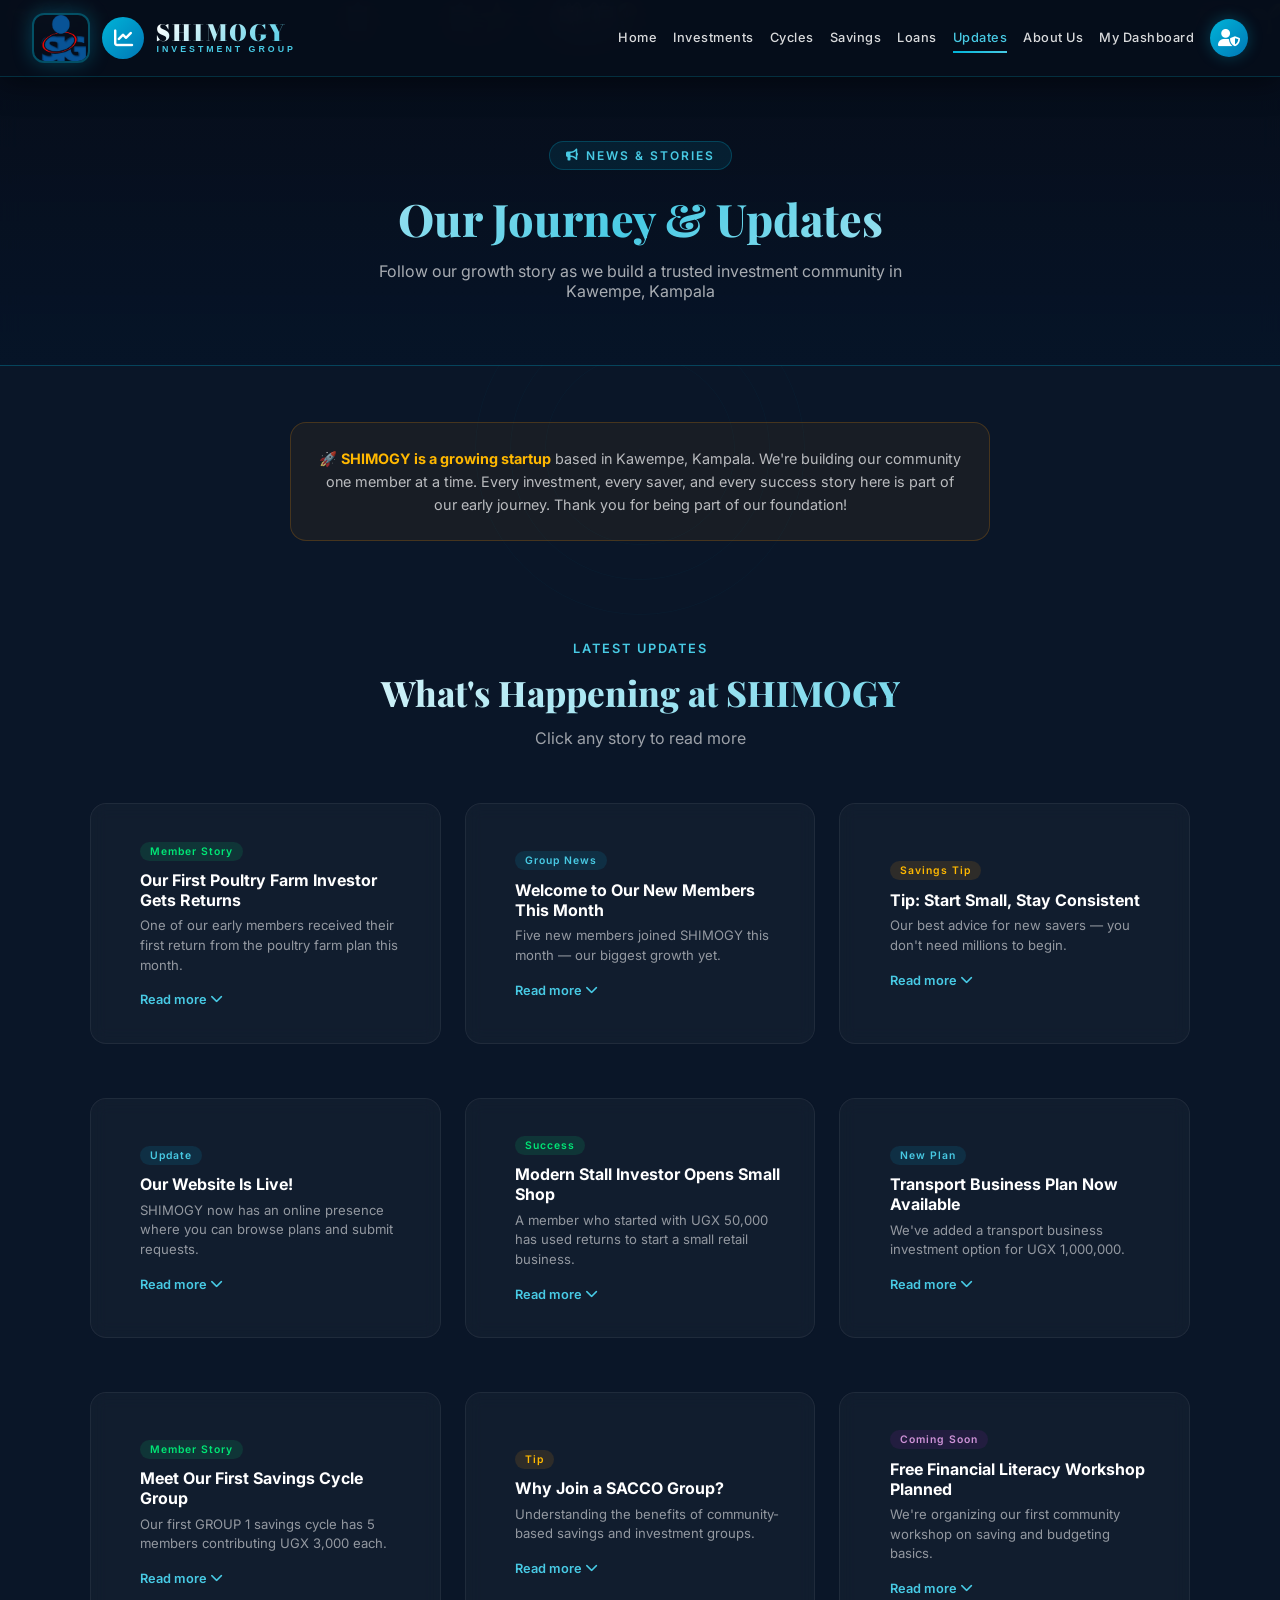
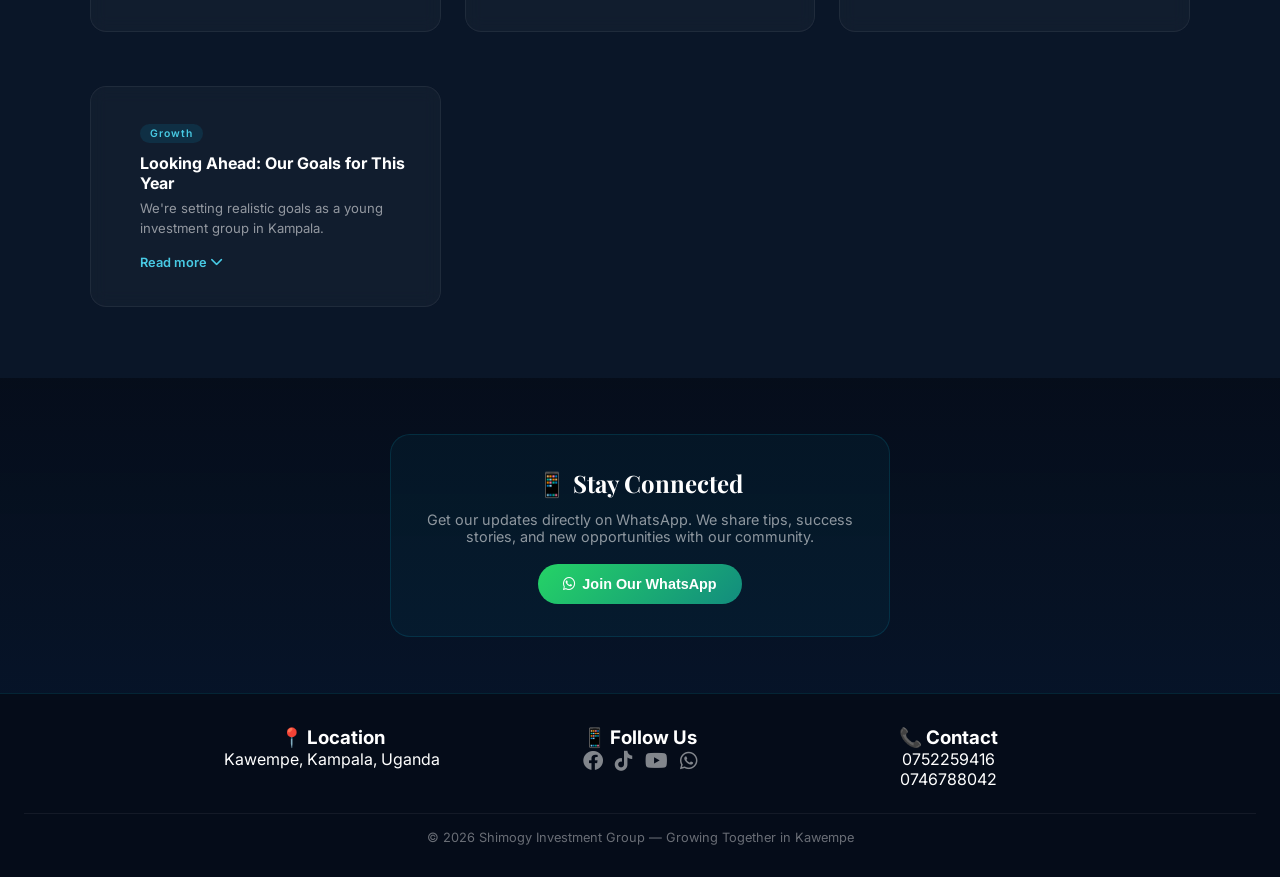
<file: updates.html>
<!DOCTYPE html>
<html lang="en">
<head>
    <meta charset="UTF-8">
    <meta name="viewport" content="width=device-width, initial-scale=1.0">
    <title>SHIMOGY | Updates - Latest News & Community Stories</title>
    <link href="https://fonts.googleapis.com/css2?family=Inter:opsz,wght@14..32,300;400;500;600;700;800;900&display=swap" rel="stylesheet">
    <link rel="stylesheet" href="https://cdnjs.cloudflare.com/ajax/libs/font-awesome/6.0.0-beta3/css/all.min.css">
    <link rel="stylesheet" href="style.css">
    <style>
        @import url('https://fonts.googleapis.com/css2?family=Bodoni+Moda:opsz,wght@6..96,700;6..96,800;6..96,900&display=swap');
        @import url('https://fonts.googleapis.com/css2?family=Playfair+Display:wght@700;800;900&display=swap');
        
        * { margin: 0; padding: 0; box-sizing: border-box; }

        body {
      
            background-size: cover;
            background-attachment: fixed;
            background-position: center;
            background-repeat: no-repeat;
            background-color: #0a1628;
            font-family: 'Inter', sans-serif;
            color: white;
            min-height: 100vh;
            display: flex;
            flex-direction: column;
        }

        /* Floating particles */
        .news-particles {
            position: fixed; top: 0; left: 0; width: 100%; height: 100%;
            z-index: 0; pointer-events: none; overflow: hidden;
        }
        .news-particle {
            position: absolute; animation: newsFloat 20s infinite linear; opacity: 0.2; font-size: 1.8rem;
        }
        @keyframes newsFloat {
            0% { transform: translateY(105vh) rotate(0deg); opacity: 0; }
            5% { opacity: 0.25; }
            50% { transform: translateY(50vh) rotate(180deg) translateX(60px); }
            95% { opacity: 0.25; }
            100% { transform: translateY(-5vh) rotate(360deg) translateX(-30px); opacity: 0; }
        }

        /* Water ripple */
        .water-ripple {
            position: fixed; top: 50%; left: 50%; transform: translate(-50%, -50%);
            border-radius: 50%; border: 1px solid rgba(0, 180, 216, 0.03);
            animation: rippleExpand 7s infinite ease-out; z-index: 0; pointer-events: none;
        }
        .water-ripple:nth-child(1) { width: 400px; height: 400px; }
        .water-ripple:nth-child(2) { animation-delay: 1.4s; width: 330px; height: 330px; }
        .water-ripple:nth-child(3) { animation-delay: 2.8s; width: 260px; height: 260px; }
        .water-ripple:nth-child(4) { animation-delay: 4.2s; width: 190px; height: 190px; }
        @keyframes rippleExpand {
            0% { transform: translate(-50%, -50%) scale(0.4); opacity: 0.5; }
            100% { transform: translate(-50%, -50%) scale(3.5); opacity: 0; }
        }

        /* Navbar */
        .navbar {
            background: rgba(6, 13, 26, 0.94); backdrop-filter: blur(20px);
            padding: 0.8rem 2rem; position: sticky; top: 0; z-index: 1000;
            border-bottom: 1px solid rgba(0, 180, 216, 0.2); box-shadow: 0 4px 30px rgba(0, 0, 0, 0.5);
        }
        .nav-container {
            max-width: 1400px; margin: 0 auto; display: flex;
            justify-content: space-between; align-items: center; flex-wrap: wrap;
        }
        .logo-area { display: flex; align-items: center; gap: 12px; cursor: pointer; text-decoration: none; }
        .logo-area img { height: 50px; width: auto; border-radius: 12px; object-fit: cover; box-shadow: 0 0 20px rgba(0, 180, 216, 0.3); border: 2px solid rgba(0, 180, 216, 0.4); }
        .logo-placeholder { width: 42px; height: 42px; background: linear-gradient(135deg, #00b4d8, #0077b6); border-radius: 50%; display: flex; align-items: center; justify-content: center; font-size: 1.2rem; color: white; }
        .logo-text h1 { font-family: 'Bodoni Moda', serif; font-size: 1.4rem; font-weight: 900; background: linear-gradient(135deg, #ffffff, #48cae4); -webkit-background-clip: text; -webkit-text-fill-color: transparent; background-clip: text; line-height: 1; letter-spacing: 2px; }
        .logo-text p { font-size: 0.55rem; letter-spacing: 3px; color: #48cae4; font-weight: 600; }
        .nav-links { display: flex; gap: 1rem; align-items: center; flex-wrap: wrap; }
        .nav-links a { text-decoration: none; font-weight: 500; color: rgba(255, 255, 255, 0.85); transition: 0.3s; padding: 0.5rem 0; position: relative; font-size: 0.8rem; letter-spacing: 0.5px; }
        .nav-links a::after { content: ''; position: absolute; bottom: 0; left: 0; width: 0%; height: 2px; background: linear-gradient(90deg, #00b4d8, #48cae4); transition: width 0.3s; }
        .nav-links a:hover::after, .nav-links a.active::after { width: 100%; }
        .nav-links a:hover, .nav-links a.active { color: #48cae4; }
        .account-icon { width: 38px; height: 38px; background: linear-gradient(135deg, #00b4d8, #0077b6); border-radius: 50%; display: flex; align-items: center; justify-content: center; cursor: pointer; transition: 0.3s; font-size: 1.1rem; color: white; }
        .account-icon:hover { transform: scale(1.1); }

        /* Page Header */
        .page-header {
            position: relative; padding: 4rem 2rem; text-align: center; z-index: 1;
            background: url('https://images.unsplash.com/photo-1590701833281-e6283af0948d?w=1920&h=600&fit=crop') center/cover no-repeat;
            background-attachment: fixed;
        }
        .page-header::before { content: ''; position: absolute; top: 0; left: 0; width: 100%; height: 100%; background: linear-gradient(180deg, rgba(6, 13, 26, 0.92) 0%, rgba(6, 20, 40, 0.8) 100%); z-index: -1; }
        .page-header .header-tag { display: inline-flex; align-items: center; gap: 6px; background: rgba(0, 180, 216, 0.1); border: 1px solid rgba(0, 180, 216, 0.25); padding: 6px 16px; border-radius: 50px; color: #48cae4; font-size: 0.75rem; font-weight: 600; letter-spacing: 2px; text-transform: uppercase; margin-bottom: 1.2rem; }
        .page-header h1 { font-family: 'Playfair Display', serif; font-size: 2.8rem; font-weight: 800; background: linear-gradient(135deg, #ffffff 0%, #48cae4 50%, #ffffff 100%); -webkit-background-clip: text; -webkit-text-fill-color: transparent; background-clip: text; margin-bottom: 0.8rem; }
        .page-header p { font-size: 1rem; color: rgba(255, 255, 255, 0.65); max-width: 550px; margin: 0 auto; }

        /* Sections */
        .section-padding { padding: 3.5rem 1.5rem; position: relative; z-index: 1; }
        .section-bg { padding: 3.5rem 1.5rem; position: relative; z-index: 1; background-size: cover; background-position: center; background-attachment: fixed; }
        .section-overlay { position: absolute; top: 0; left: 0; width: 100%; height: 100%; background: linear-gradient(180deg, rgba(6, 13, 26, 0.93) 0%, rgba(6, 20, 40, 0.87) 100%); z-index: 1; }
        .section-inner { position: relative; z-index: 2; max-width: 1100px; margin: 0 auto; }
        .section-header { text-align: center; margin-bottom: 2.5rem; }
        .section-header .section-tag { display: inline-block; color: #48cae4; font-size: 0.8rem; font-weight: 600; letter-spacing: 2px; text-transform: uppercase; margin-bottom: 0.8rem; }
        .section-header h2 { font-family: 'Playfair Display', serif; font-size: 2.2rem; font-weight: 800; margin-bottom: 0.8rem; background: linear-gradient(135deg, #ffffff, #48cae4); -webkit-background-clip: text; -webkit-text-fill-color: transparent; background-clip: text; }
        .section-header p { font-size: 1rem; color: rgba(255, 255, 255, 0.6); max-width: 500px; margin: 0 auto; }

        /* Welcome message */
        .startup-note {
            background: rgba(255, 152, 0, 0.06); border: 1px solid rgba(255, 152, 0, 0.2);
            border-radius: 16px; padding: 1.5rem; text-align: center; max-width: 700px; margin: 0 auto 2.5rem;
        }
        .startup-note p { color: rgba(255, 255, 255, 0.7); font-size: 0.9rem; line-height: 1.6; }
        .startup-note strong { color: #ffb800; }

        /* Updates Grid */
        .updates-grid {
            display: grid; grid-template-columns: repeat(auto-fit, minmax(320px, 1fr));
            gap: 1.5rem; max-width: 1100px; margin: 0 auto;
        }
        .update-card {
            background: rgba(255, 255, 255, 0.03); border: 1px solid rgba(255, 255, 255, 0.06);
            border-radius: 16px; overflow: hidden; transition: all 0.3s; cursor: pointer;
        }
        .update-card:hover { border-color: rgba(0, 180, 216, 0.3); background: rgba(0, 180, 216, 0.03); transform: translateY(-4px); }
        .update-card .update-img { height: 180px; background-size: cover; background-position: center; }
        .update-card .update-body { padding: 1.2rem; }
        .update-card .update-tag { display: inline-block; padding: 3px 10px; border-radius: 15px; font-size: 0.65rem; font-weight: 600; letter-spacing: 1px; margin-bottom: 0.6rem; }
        .tag-story { background: rgba(0, 230, 118, 0.12); color: #00e676; }
        .tag-news { background: rgba(0, 180, 216, 0.12); color: #48cae4; }
        .tag-tip { background: rgba(255, 152, 0, 0.12); color: #ffb800; }
        .tag-event { background: rgba(156, 39, 176, 0.12); color: #ce93d8; }
        .update-card h4 { font-size: 1rem; margin-bottom: 0.4rem; color: white; }
        .update-card .update-excerpt { color: rgba(255, 255, 255, 0.55); font-size: 0.82rem; line-height: 1.5; margin-bottom: 0.8rem; }
        .update-card .read-more { color: #48cae4; font-size: 0.8rem; font-weight: 600; cursor: pointer; display: inline-flex; align-items: center; gap: 4px; }
        .update-card .update-detail { display: none; padding: 0.8rem; background: rgba(0, 0, 0, 0.2); border-radius: 10px; margin-top: 0.6rem; color: rgba(255, 255, 255, 0.6); font-size: 0.8rem; line-height: 1.6; border-left: 2px solid #00b4d8; }
        .update-card .update-detail.show { display: block; }

        /* CTA */
        .cta-box {
            background: rgba(0, 180, 216, 0.05); border: 1px solid rgba(0, 180, 216, 0.15);
            border-radius: 20px; padding: 2rem; text-align: center; max-width: 500px; margin: 0 auto;
        }
        .cta-box h3 { font-family: 'Playfair Display', serif; font-size: 1.5rem; margin-bottom: 0.8rem; }
        .cta-box p { color: rgba(255, 255, 255, 0.55); margin-bottom: 1.2rem; font-size: 0.9rem; }

        /* Buttons */
        .btn-primary {
            background: linear-gradient(135deg, #00b4d8, #0077b6); border: none; padding: 12px 25px;
            border-radius: 50px; font-weight: 600; font-size: 0.9rem; color: white; cursor: pointer;
            transition: all 0.3s; display: inline-flex; align-items: center; gap: 6px;
        }
        .btn-primary:hover { transform: translateY(-2px); box-shadow: 0 8px 25px rgba(0, 180, 216, 0.4); }
        .btn-whatsapp {
            background: linear-gradient(135deg, #25D366, #128C7E); border: none; padding: 12px 25px;
            border-radius: 50px; font-weight: 600; font-size: 0.9rem; color: white; cursor: pointer;
            transition: all 0.3s; display: inline-flex; align-items: center; gap: 6px;
        }
        .btn-whatsapp:hover { transform: translateY(-2px); }

        /* Footer */
        footer {
            background: rgba(6, 13, 26, 0.96); backdrop-filter: blur(20px); padding: 2rem 1.5rem;
            text-align: center; border-top: 1px solid rgba(0, 180, 216, 0.15); position: relative; z-index: 1; margin-top: auto;
        }
        .footer-grid { display: grid; grid-template-columns: repeat(auto-fit, minmax(180px, 1fr)); gap: 1.5rem; max-width: 900px; margin: 0 auto 1.5rem; }
        .icons { display: flex; gap: 12px; justify-content: center; font-size: 20px; }
        .icons a { color: rgba(255, 255, 255, 0.5); transition: 0.3s; }
        .icons a:hover { color: #48cae4; transform: scale(1.15); }

        @media (max-width: 768px) {
            .page-header h1 { font-size: 2rem; }
            .section-header h2 { font-size: 1.7rem; }
            .updates-grid { grid-template-columns: 1fr; }
            .nav-container { flex-direction: column; gap: 0.6rem; }
            .nav-links { gap: 0.6rem; justify-content: center; }
        }
    </style>
</head>
<body>

<div class="news-particles" id="newsParticles"></div>
<div class="water-ripple"></div><div class="water-ripple"></div><div class="water-ripple"></div><div class="water-ripple"></div>

<!-- Navbar -->
<div class="navbar">
    <div class="nav-container">
        <div class="logo-area" onclick="location.href='index.html'">
            <img src="images/logobg.png" alt="SHIMOGY Logo">
            <div class="logo-placeholder"><i class="fas fa-chart-line"></i></div>
            <div class="logo-text"><h1>SHIMOGY</h1><p>INVESTMENT GROUP</p></div>
        </div>
        <div class="nav-links">
            <a href="index.html">Home</a>
            <a href="investments.html">Investments</a>
            <a href="cycles.html">Cycles</a>
            <a href="savings.html">Savings</a>
            <a href="loans.html">Loans</a>
            <a href="updates.html" class="active">Updates</a>
            <a href="about.html">About Us</a>
            <a href="dashboard.html">My Dashboard</a>
            <div class="account-icon" onclick="alert('🔐 Contact admin for dashboard access')"><i class="fas fa-user-shield"></i></div>
        </div>
    </div>
</div>

<!-- Page Header -->
<div class="page-header">
    <div class="header-tag"><i class="fas fa-bullhorn"></i> News & Stories</div>
    <h1>Our Journey & Updates</h1>
    <p>Follow our growth story as we build a trusted investment community in Kawempe, Kampala</p>
</div>

<!-- Startup Note -->
<div class="section-padding" style="padding-bottom: 0;">
    <div class="section-inner">
        <div class="startup-note">
            <p>🚀 <strong>SHIMOGY is a growing startup</strong> based in Kawempe, Kampala. We're building our community one member at a time. Every investment, every saver, and every success story here is part of our early journey. Thank you for being part of our foundation!</p>
        </div>
    </div>
</div>

<!-- Updates Grid -->
<div class="section-padding">
    <div class="section-inner">
        <div class="section-header">
            <div class="section-tag">Latest Updates</div>
            <h2>What's Happening at SHIMOGY</h2>
            <p>Click any story to read more</p>
        </div>
        <div class="updates-grid" id="updatesGrid"></div>
    </div>
</div>

<!-- CTA -->
<div class="section-bg" style="background-image: url('https://images.unsplash.com/photo-1529156069898-49953e39b3ac?w=1920&h=500&fit=crop');">
    <div class="section-overlay"></div>
    <div class="section-inner">
        <div class="cta-box">
            <h3>📱 Stay Connected</h3>
            <p>Get our updates directly on WhatsApp. We share tips, success stories, and new opportunities with our community.</p>
            <button class="btn-whatsapp" onclick="window.open('https://wa.me/256752259416?text=' + encodeURIComponent('Hello SHIMOGY! I would like to receive updates about your investment group.'), '_blank')">
                <i class="fab fa-whatsapp"></i> Join Our WhatsApp
            </button>
        </div>
    </div>
</div>

<!-- Footer -->
<footer>
    <div class="footer-grid">
        <div><h3>📍 Location</h3><p>Kawempe, Kampala, Uganda</p></div>
        <div><h3>📱 Follow Us</h3><div class="icons"><a href="#"><i class="fab fa-facebook"></i></a><a href="#"><i class="fab fa-tiktok"></i></a><a href="#"><i class="fab fa-youtube"></i></a><a href="https://wa.me/256752259416"><i class="fab fa-whatsapp"></i></a></div></div>
        <div><h3>📞 Contact</h3><p>0752259416</p><p>0746788042</p></div>
    </div>
    <p style="margin-top: 1rem; padding-top: 1rem; border-top: 1px solid rgba(255,255,255,0.06); font-size: 0.8rem; color: rgba(255,255,255,0.4);">© 2026 Shimogy Investment Group — Growing Together in Kawempe</p>
</footer>

<script>
    (function() {
        // Create particles
        function createParticles() {
            const container = document.getElementById('newsParticles');
            if (!container) return;
            const icons = ['📢', '💡', '🌱', '🤝', '📋', '⭐'];
            for (let i = 0; i < 14; i++) {
                const p = document.createElement('div');
                p.classList.add('news-particle');
                p.textContent = icons[Math.floor(Math.random() * icons.length)];
                p.style.left = Math.random() * 100 + '%';
                p.style.animationDuration = (Math.random() * 16 + 10) + 's';
                p.style.animationDelay = Math.random() * 8 + 's';
                container.appendChild(p);
            }
        }

        // Realistic startup updates
        const updates = [
            {
                img: 'https://images.unsplash.com/photo-1529156069898-49953e39b3ac?w=500&h=300&fit=crop',
                tag: 'story', tagName: 'Member Story',
                title: 'Our First Poultry Farm Investor Gets Returns',
                excerpt: 'One of our early members received their first return from the poultry farm plan this month.',
                detail: 'We\'re excited to share that one of our first members who invested in the Poultry Farm plan successfully received their returns this week. The member, a small business owner from Kawempe, invested UGX 500,000 and received UGX 700,000 after the 60-day period. This is a small but important milestone for our young group, showing that our model works when we stay committed.'
            },
            {
                img: 'https://images.unsplash.com/photo-1542838132-92c53300491e?w=500&h=300&fit=crop',
                tag: 'news', tagName: 'Group News',
                title: 'Welcome to Our New Members This Month',
                excerpt: 'Five new members joined SHIMOGY this month — our biggest growth yet.',
                detail: 'We\'re happy to welcome five new members who joined SHIMOGY this month from Kawempe and surrounding areas. Three opened Current savings accounts, and two invested in the Modern Stall plan. This brings our total membership to around 25 active members. Every new member strengthens our community and helps us grow together.'
            },
            {
                img: 'https://images.unsplash.com/photo-1550989460-0adf9ea622e2?w=500&h=300&fit=crop',
                tag: 'tip', tagName: 'Savings Tip',
                title: 'Tip: Start Small, Stay Consistent',
                excerpt: 'Our best advice for new savers — you don\'t need millions to begin.',
                detail: 'Many people think you need lots of money to start saving or investing. At SHIMOGY, you can start with as little as UGX 50,000 through our Modern Stall plan, or join a savings cycle with just UGX 3,000. The key is consistency — small regular deposits grow into significant savings over time. Several of our current members started small and are now growing steadily.'
            },
            {
                img: 'https://images.unsplash.com/photo-1579621970563-ebec7560ff3e?w=500&h=300&fit=crop',
                tag: 'news', tagName: 'Update',
                title: 'Our Website Is Live!',
                excerpt: 'SHIMOGY now has an online presence where you can browse plans and submit requests.',
                detail: 'We\'re proud to announce that our website is now live! You can now browse all our investment plans, learn about savings accounts, and submit investment requests directly through the site. This is a big step for our small group as we work to make our services more accessible. Tell your friends and family to visit us online!'
            },
            {
                img: 'https://images.unsplash.com/photo-1517248135467-4c7edcad34c4?w=500&h=300&fit=crop',
                tag: 'story', tagName: 'Success',
                title: 'Modern Stall Investor Opens Small Shop',
                excerpt: 'A member who started with UGX 50,000 has used returns to start a small retail business.',
                detail: 'One of our members who invested UGX 50,000 in the Modern Stall plan received UGX 62,000 after 30 days. They used that return plus some savings to start a small retail shop selling household items in their neighborhood. It\'s a small beginning, but it shows how even modest investments can help create income opportunities for our members.'
            },
            {
                img: 'https://images.unsplash.com/photo-1553284966-f4e7e0e8de1d?w=500&h=300&fit=crop',
                tag: 'news', tagName: 'New Plan',
                title: 'Transport Business Plan Now Available',
                excerpt: 'We\'ve added a transport business investment option for UGX 1,000,000.',
                detail: 'Responding to member interest, we\'ve introduced a Transport Business investment plan. Members can invest UGX 1,000,000 with an expected return of UGX 1,500,000 over 90 days. This is our highest-value plan so far and represents our ambition to offer diverse opportunities as we grow.'
            },
            {
                img: 'https://images.unsplash.com/photo-1507003211169-0a1dd7228f2d?w=500&h=300&fit=crop',
                tag: 'story', tagName: 'Member Story',
                title: 'Meet Our First Savings Cycle Group',
                excerpt: 'Our first GROUP 1 savings cycle has 5 members contributing UGX 3,000 each.',
                detail: 'We launched our first community savings cycle (GROUP 1) this quarter with 5 members. Each member contributes UGX 3,000, and they take turns receiving the pooled amount. This traditional savings method helps members access lump sums for small needs. We plan to start more groups as our community grows.'
            },
            {
                img: 'https://images.unsplash.com/photo-1560520653-9e0e4c89eb11?w=500&h=300&fit=crop',
                tag: 'tip', tagName: 'Tip',
                title: 'Why Join a SACCO Group?',
                excerpt: 'Understanding the benefits of community-based savings and investment groups.',
                detail: 'SACCOs (Savings and Credit Cooperative Organizations) like SHIMOGY offer several advantages: you save together with people you know, you can access small loans based on your savings, and profits are shared among members. Unlike banks, SACCOs are member-owned — meaning you have a say in how things run. As we grow, our members will benefit from annual dividends.'
            },
            {
                img: 'https://images.unsplash.com/photo-1542744173-8e7e53415bb0?w=500&h=300&fit=crop',
                tag: 'event', tagName: 'Coming Soon',
                title: 'Free Financial Literacy Workshop Planned',
                excerpt: 'We\'re organizing our first community workshop on saving and budgeting basics.',
                detail: 'We\'re planning to hold our first free financial literacy workshop in Kawempe next month. The workshop will cover basics like budgeting, saving strategies, and understanding investment returns. It\'s open to all SHIMOGY members and anyone from the community who wants to learn. Date and venue will be shared on WhatsApp soon.'
            },
            {
                img: 'https://images.unsplash.com/photo-1521791136064-7986c2920216?w=500&h=300&fit=crop',
                tag: 'news', tagName: 'Growth',
                title: 'Looking Ahead: Our Goals for This Year',
                excerpt: 'We\'re setting realistic goals as a young investment group in Kampala.',
                detail: 'As a startup, our goals are modest but meaningful: reach 50 active members by year-end, successfully complete all current investment cycles, launch at least two savings groups, and build a reputation for reliability. We believe slow, steady growth is the foundation of lasting success. Thank you to every member who is part of this journey.'
            }
        ];

        function renderUpdates() {
            const grid = document.getElementById('updatesGrid');
            if (!grid) return;
            grid.innerHTML = updates.map(function(u, i) {
                return `
                    <div class="update-card">
                        <div class="update-img" style="background-image: url('${u.img}');"></div>
                        <div class="update-body">
                            <span class="update-tag tag-${u.tag}">${u.tagName}</span>
                            <h4>${u.title}</h4>
                            <p class="update-excerpt">${u.excerpt}</p>
                            <span class="read-more" onclick="toggleDetail(${i})">
                                Read more <i class="fas fa-chevron-down" id="icon${i}"></i>
                            </span>
                            <div class="update-detail" id="detail${i}">
                                <p>${u.detail}</p>
                            </div>
                        </div>
                    </div>
                `;
            }).join('');
        }

        window.toggleDetail = function(index) {
            const detail = document.getElementById('detail' + index);
            const icon = document.getElementById('icon' + index);
            if (!detail) return;
            
            document.querySelectorAll('.update-detail.show').forEach(function(el) {
                if (el !== detail) el.classList.remove('show');
            });
            document.querySelectorAll('.read-more i.fa-chevron-up').forEach(function(el) {
                if (el !== icon) { el.classList.remove('fa-chevron-up'); el.classList.add('fa-chevron-down'); }
            });
            
            if (detail.classList.contains('show')) {
                detail.classList.remove('show');
                if (icon) { icon.classList.remove('fa-chevron-up'); icon.classList.add('fa-chevron-down'); }
            } else {
                detail.classList.add('show');
                if (icon) { icon.classList.remove('fa-chevron-down'); icon.classList.add('fa-chevron-up'); }
                setTimeout(function() { detail.scrollIntoView({behavior: 'smooth', block: 'nearest'}); }, 100);
            }
        };

        document.addEventListener('DOMContentLoaded', function() {
            createParticles();
            renderUpdates();
        });
    })();
</script>

</body>
</html>
</file>
<file: style.css>
/* style.css - Main Stylesheet */
:root {
    --dark-blue: #05102d;
    --mid-blue: #0a2a5e;
    --bright-blue: #0077b6;
    --accent-blue: #00b4d8;
    --light-blue: #48cae4;
    --gold: #ffd700;
    --gold-light: #ffe44d;
    --green: #00e676;
    --white: #ffffff;
}

* {
    margin: 0;
    padding: 0;
    box-sizing: border-box;
}

body {
    font-family: 'Inter', sans-serif;
    color: var(--white);
    min-height: 100vh;
    display: flex;
    flex-direction: column;
}

/* Navbar */
.navbar {
    background: rgba(5, 16, 45, 0.95);
    backdrop-filter: blur(20px);
    padding: 1rem 2rem;
    position: sticky;
    top: 0;
    z-index: 1000;
    border-bottom: 2px solid rgba(0, 180, 216, 0.3);
    box-shadow: 0 4px 20px rgba(0, 0, 0, 0.5);
}

.nav-container {
    max-width: 1400px;
    margin: 0 auto;
    display: flex;
    justify-content: space-between;
    align-items: center;
    flex-wrap: wrap;
}

.logo-area {
    display: flex;
    align-items: center;
    gap: 15px;
    cursor: pointer;
}

.logo-icon {
    width: 55px;
    height: 55px;
    background: linear-gradient(135deg, #00b4d8, #0077b6);
    border-radius: 50%;
    display: flex;
    align-items: center;
    justify-content: center;
    font-size: 1.8rem;
    color: white;
    box-shadow: 0 0 25px rgba(0, 180, 216, 0.4);
    animation: pulse 2s infinite;
}

@keyframes pulse {
    0%, 100% { box-shadow: 0 0 25px rgba(0, 180, 216, 0.4); }
    50% { box-shadow: 0 0 45px rgba(0, 180, 216, 0.8); }
}

.logo-text h1 {
    font-family: 'Bodoni Moda', serif;
    font-size: 1.8rem;
    font-weight: 900;
    background: linear-gradient(135deg, #ffffff, #48cae4);
    -webkit-background-clip: text;
    -webkit-text-fill-color: transparent;
    background-clip: text;
    line-height: 1;
}

.logo-text p {
    font-size: 0.65rem;
    letter-spacing: 3px;
    color: #48cae4;
    font-family: 'Calibri', sans-serif;
}

.nav-links {
    display: flex;
    gap: 1.5rem;
    align-items: center;
    flex-wrap: wrap;
}

.nav-links a {
    text-decoration: none;
    font-weight: 600;
    color: var(--white);
    transition: 0.3s;
    padding: 0.5rem 0;
    position: relative;
    font-size: 0.9rem;
}

.nav-links a::after {
    content: '';
    position: absolute;
    bottom: 0;
    left: 0;
    width: 0%;
    height: 2px;
    background: linear-gradient(90deg, #00b4d8, #48cae4);
    transition: width 0.3s;
}

.nav-links a:hover::after,
.nav-links a.active::after {
    width: 100%;
}

.nav-links a:hover,
.nav-links a.active {
    color: #48cae4;
}

.account-icon {
    width: 44px;
    height: 44px;
    background: linear-gradient(135deg, #00b4d8, #0077b6);
    border-radius: 50%;
    display: flex;
    align-items: center;
    justify-content: center;
    cursor: pointer;
    transition: 0.3s;
    font-size: 1.3rem;
    color: white;
    box-shadow: 0 0 15px rgba(0, 180, 216, 0.3);
}

.account-icon:hover {
    transform: scale(1.1);
    box-shadow: 0 0 25px rgba(0, 180, 216, 0.6);
}

/* Hero Section */
.hero-section {
    padding: 4rem 2rem;
    text-align: center;
}

.hero-title {
    font-size: 2.8rem;
    font-weight: 800;
    background: linear-gradient(135deg, #48cae4, #ffffff);
    -webkit-background-clip: text;
    -webkit-text-fill-color: transparent;
    background-clip: text;
    margin-bottom: 1rem;
    line-height: 1.2;
}

.hero-subtitle {
    font-size: 1.1rem;
    opacity: 0.9;
    max-width: 700px;
    margin: 0 auto;
    color: #caf0f8;
    line-height: 1.6;
}

.floating {
    animation: float 3s ease-in-out infinite;
}

@keyframes float {
    0%, 100% { transform: translateY(0px); }
    50% { transform: translateY(-10px); }
}

/* Glass Card */
.glass-card {
    background: rgba(10, 40, 80, 0.4);
    backdrop-filter: blur(15px);
    border-radius: 24px;
    border: 1px solid rgba(0, 180, 216, 0.25);
    box-shadow: 0 10px 30px rgba(0, 0, 0, 0.3);
    transition: all 0.3s;
}

.glass-card:hover {
    border-color: rgba(0, 180, 216, 0.5);
    box-shadow: 0 15px 40px rgba(0, 180, 216, 0.15);
}

/* Buttons */
.btn-gold {
    background: linear-gradient(135deg, #00b4d8, #0077b6);
    border: none;
    padding: 14px 38px;
    border-radius: 50px;
    font-weight: 700;
    font-size: 1rem;
    color: white;
    cursor: pointer;
    transition: 0.3s;
    display: inline-block;
    text-decoration: none;
    box-shadow: 0 4px 15px rgba(0, 180, 216, 0.3);
}

.btn-gold:hover {
    transform: translateY(-2px);
    box-shadow: 0 8px 25px rgba(0, 180, 216, 0.5);
    background: linear-gradient(135deg, #48cae4, #00b4d8);
}

.btn-outline {
    background: transparent;
    border: 2px solid #00b4d8;
    padding: 12px 30px;
    border-radius: 50px;
    font-weight: 600;
    font-size: 0.95rem;
    color: #48cae4;
    cursor: pointer;
    transition: 0.3s;
}

.btn-outline:hover {
    background: rgba(0, 180, 216, 0.15);
    color: white;
}

/* Page Header */
.page-header {
    background: rgba(5, 16, 45, 0.7);
    backdrop-filter: blur(10px);
    padding: 2rem;
    text-align: center;
    border-bottom: 1px solid rgba(0, 180, 216, 0.3);
}

.page-header h1 {
    font-size: 2rem;
    background: linear-gradient(135deg, #fff, #48cae4);
    -webkit-background-clip: text;
    -webkit-text-fill-color: transparent;
    background-clip: text;
}

/* Cards Grid */
.cards-grid {
    display: grid;
    grid-template-columns: repeat(auto-fit, minmax(300px, 1fr));
    gap: 1.5rem;
    padding: 2rem;
    max-width: 1400px;
    margin: 0 auto;
}

.invest-card {
    background: rgba(10, 40, 80, 0.4);
    backdrop-filter: blur(15px);
    border-radius: 20px;
    overflow: hidden;
    border: 1px solid rgba(0, 180, 216, 0.25);
    transition: all 0.3s;
}

.invest-card:hover {
    transform: translateY(-5px);
    border-color: #00b4d8;
}

.card-img {
    height: 180px;
    background-size: cover;
    background-position: center;
    transition: transform 0.5s;
}

.invest-card:hover .card-img {
    transform: scale(1.05);
}

.card-body {
    padding: 1.5rem;
}

.card-body h3 {
    color: #48cae4;
    font-size: 1.2rem;
}

.price {
    font-size: 1.5rem;
    font-weight: 800;
    color: #ffd700;
    margin: 0.5rem 0;
}

.slot-available {
    background: rgba(0, 230, 118, 0.15);
    color: #00e676;
    padding: 4px 12px;
    border-radius: 20px;
    display: inline-block;
    font-size: 0.8rem;
    font-weight: 600;
}

.slot-booked {
    background: rgba(139, 90, 43, 0.3);
    color: #d4a574;
    padding: 4px 12px;
    border-radius: 20px;
    display: inline-block;
    font-size: 0.8rem;
    font-weight: 600;
}

.slot-ready {
    background: rgba(0, 230, 118, 0.2);
    color: #00e676;
    padding: 4px 12px;
    border-radius: 20px;
    display: inline-block;
    font-size: 0.8rem;
    font-weight: 600;
}

/* Modal */
.modal-overlay {
    position: fixed;
    top: 0;
    left: 0;
    width: 100%;
    height: 100%;
    background: rgba(5, 16, 45, 0.95);
    backdrop-filter: blur(10px);
    display: flex;
    align-items: center;
    justify-content: center;
    z-index: 10000;
    visibility: hidden;
    opacity: 0;
    transition: 0.3s;
}

.modal-overlay.active {
    visibility: visible;
    opacity: 1;
}

.modal-content {
    background: linear-gradient(135deg, #0a2a5e, #05102d);
    border-radius: 24px;
    padding: 2rem;
    width: 90%;
    max-width: 450px;
    border: 1px solid #00b4d8;
    box-shadow: 0 20px 50px rgba(0, 0, 0, 0.5);
}

.modal-content h3 {
    color: #48cae4;
    margin-bottom: 1.5rem;
    font-size: 1.3rem;
}

.modal-content input {
    width: 100%;
    padding: 14px;
    margin: 10px 0;
    border-radius: 50px;
    border: 1px solid rgba(0, 180, 216, 0.3);
    background: rgba(255, 255, 255, 0.95);
    font-weight: 500;
    outline: none;
    color: #05102d;
}

.modal-content input:focus {
    border-color: #00b4d8;
    box-shadow: 0 0 0 3px rgba(0, 180, 216, 0.2);
}

/* Updates */
.updates-list {
    max-width: 900px;
    margin: 0 auto;
    padding: 2rem;
}

.update-card {
    display: flex;
    gap: 15px;
    align-items: center;
    background: rgba(10, 40, 80, 0.35);
    backdrop-filter: blur(8px);
    margin: 15px auto;
    padding: 15px;
    border-radius: 15px;
    cursor: pointer;
    transition: 0.3s;
    border: 1px solid rgba(0, 180, 216, 0.2);
}

.update-card:hover {
    transform: translateX(8px);
    border-color: #00b4d8;
}

.update-card img {
    width: 80px;
    height: 80px;
    border-radius: 12px;
    object-fit: cover;
}

.update-detail {
    display: none;
    margin-top: 10px;
    padding: 15px;
    background: rgba(5, 16, 45, 0.7);
    border-radius: 12px;
    border-left: 3px solid #00b4d8;
}

/* Footer */
footer {
    background: rgba(5, 16, 45, 0.95);
    padding: 2rem;
    text-align: center;
    border-top: 1px solid rgba(0, 180, 216, 0.3);
    margin-top: auto;
}

.footer-grid {
    display: flex;
    flex-wrap: wrap;
    justify-content: space-around;
    gap: 20px;
    margin-bottom: 20px;
}

.icons {
    display: flex;
    gap: 20px;
    justify-content: center;
    font-size: 26px;
}

.icons a {
    color: #caf0f8;
    transition: 0.3s;
}

.icons a:hover {
    transform: scale(1.3);
    color: #48cae4;
}

/* Create Cycle Area */
.create-cycle-area {
    margin: 2rem auto;
    max-width: 700px;
    text-align: center;
    padding: 2rem;
}

.create-cycle-area input {
    width: 60%;
    padding: 12px;
    border-radius: 50px;
    border: 1px solid rgba(0, 180, 216, 0.3);
    margin-right: 1rem;
    outline: none;
    background: rgba(255, 255, 255, 0.95);
    color: #05102d;
}

/* Cycle Card */
.cycle-card-with-image {
    background: rgba(10, 40, 80, 0.4);
    backdrop-filter: blur(15px);
    border-radius: 20px;
    overflow: hidden;
    border: 1px solid rgba(0, 180, 216, 0.25);
    transition: all 0.3s;
}

.cycle-card-with-image:hover {
    transform: translateY(-5px);
    border-color: #00b4d8;
}

.cycle-img {
    height: 180px;
    background-size: cover;
    background-position: center;
}

.cycle-body {
    padding: 1.5rem;
}

.cycle-body h3 {
    color: #48cae4;
}

/* Responsive */
@media (max-width: 768px) {
    .nav-container {
        flex-direction: column;
        gap: 1rem;
    }
    .nav-links {
        gap: 1rem;
        justify-content: center;
    }
    .hero-title {
        font-size: 1.8rem;
    }
    .cards-grid {
        grid-template-columns: 1fr;
        padding: 1rem;
    }
    .create-cycle-area input {
        width: 100%;
        margin-bottom: 1rem;
        margin-right: 0;
    }
}
</file>
